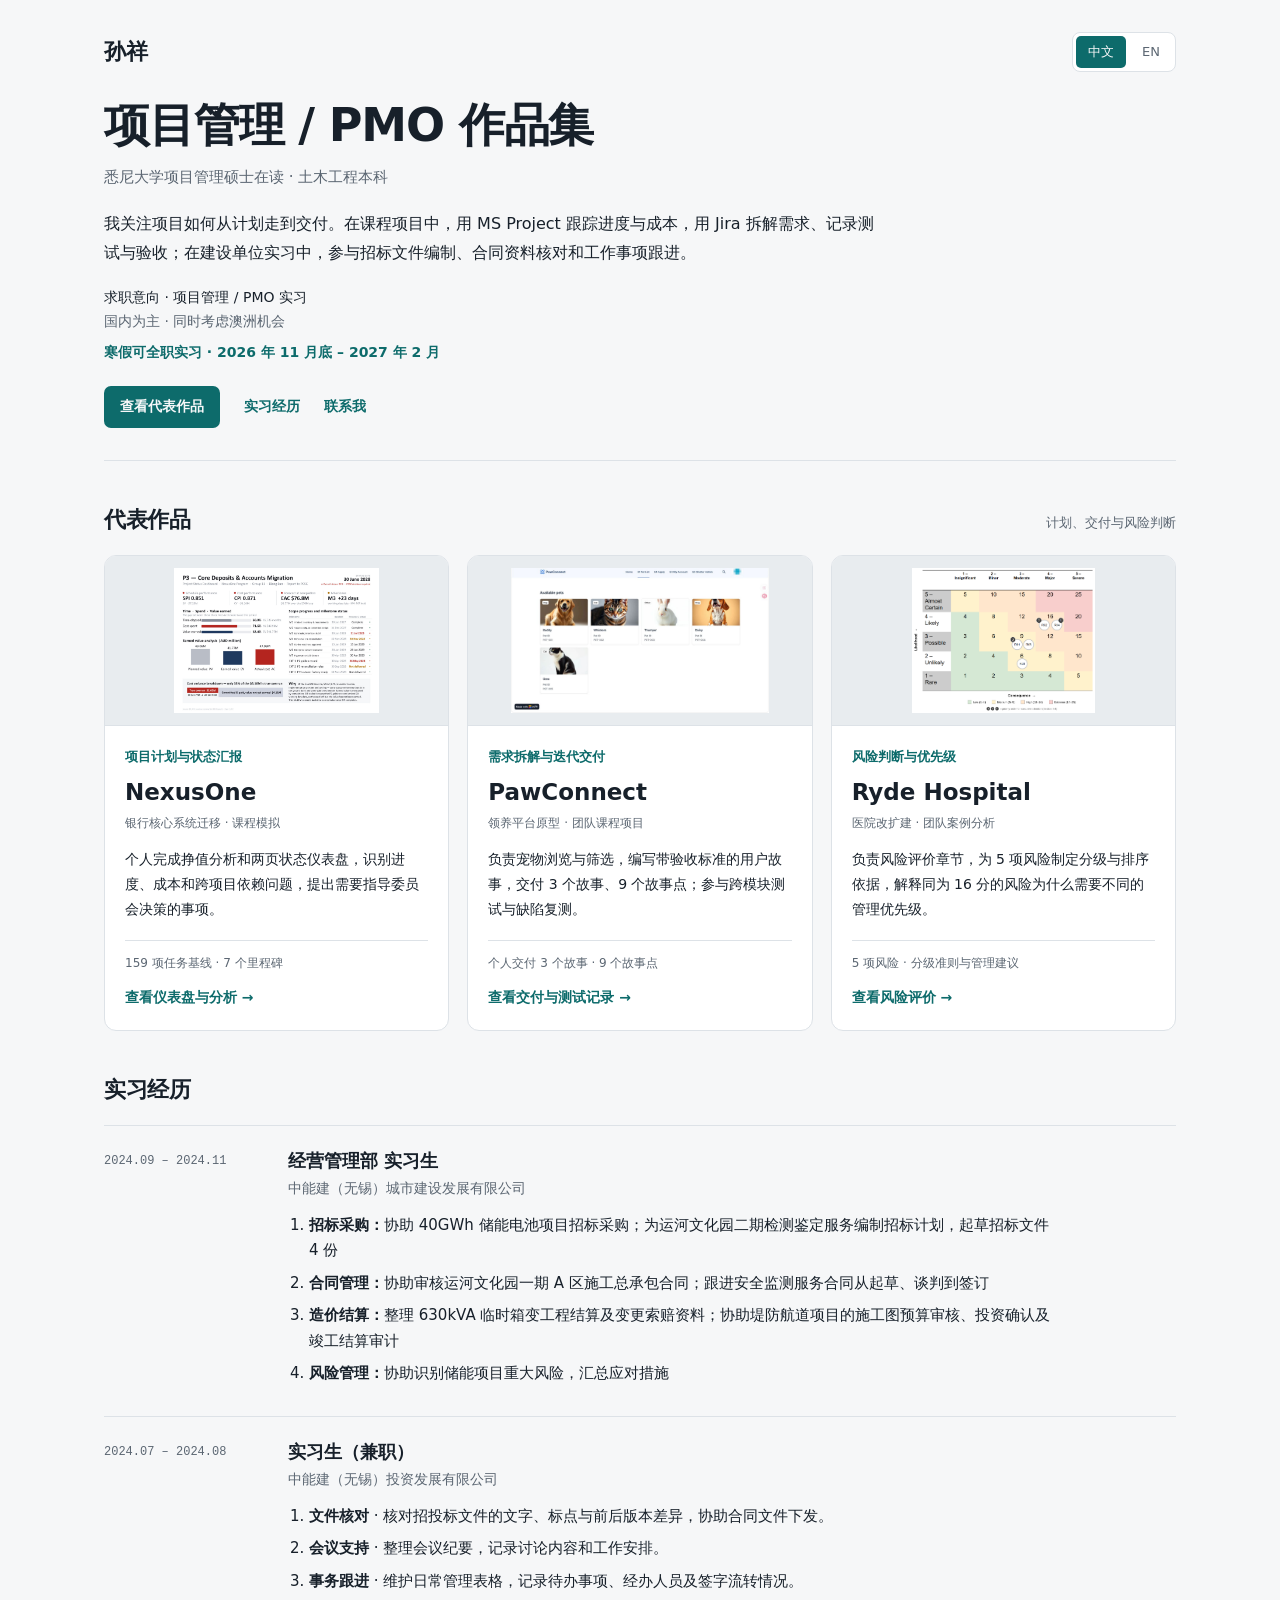
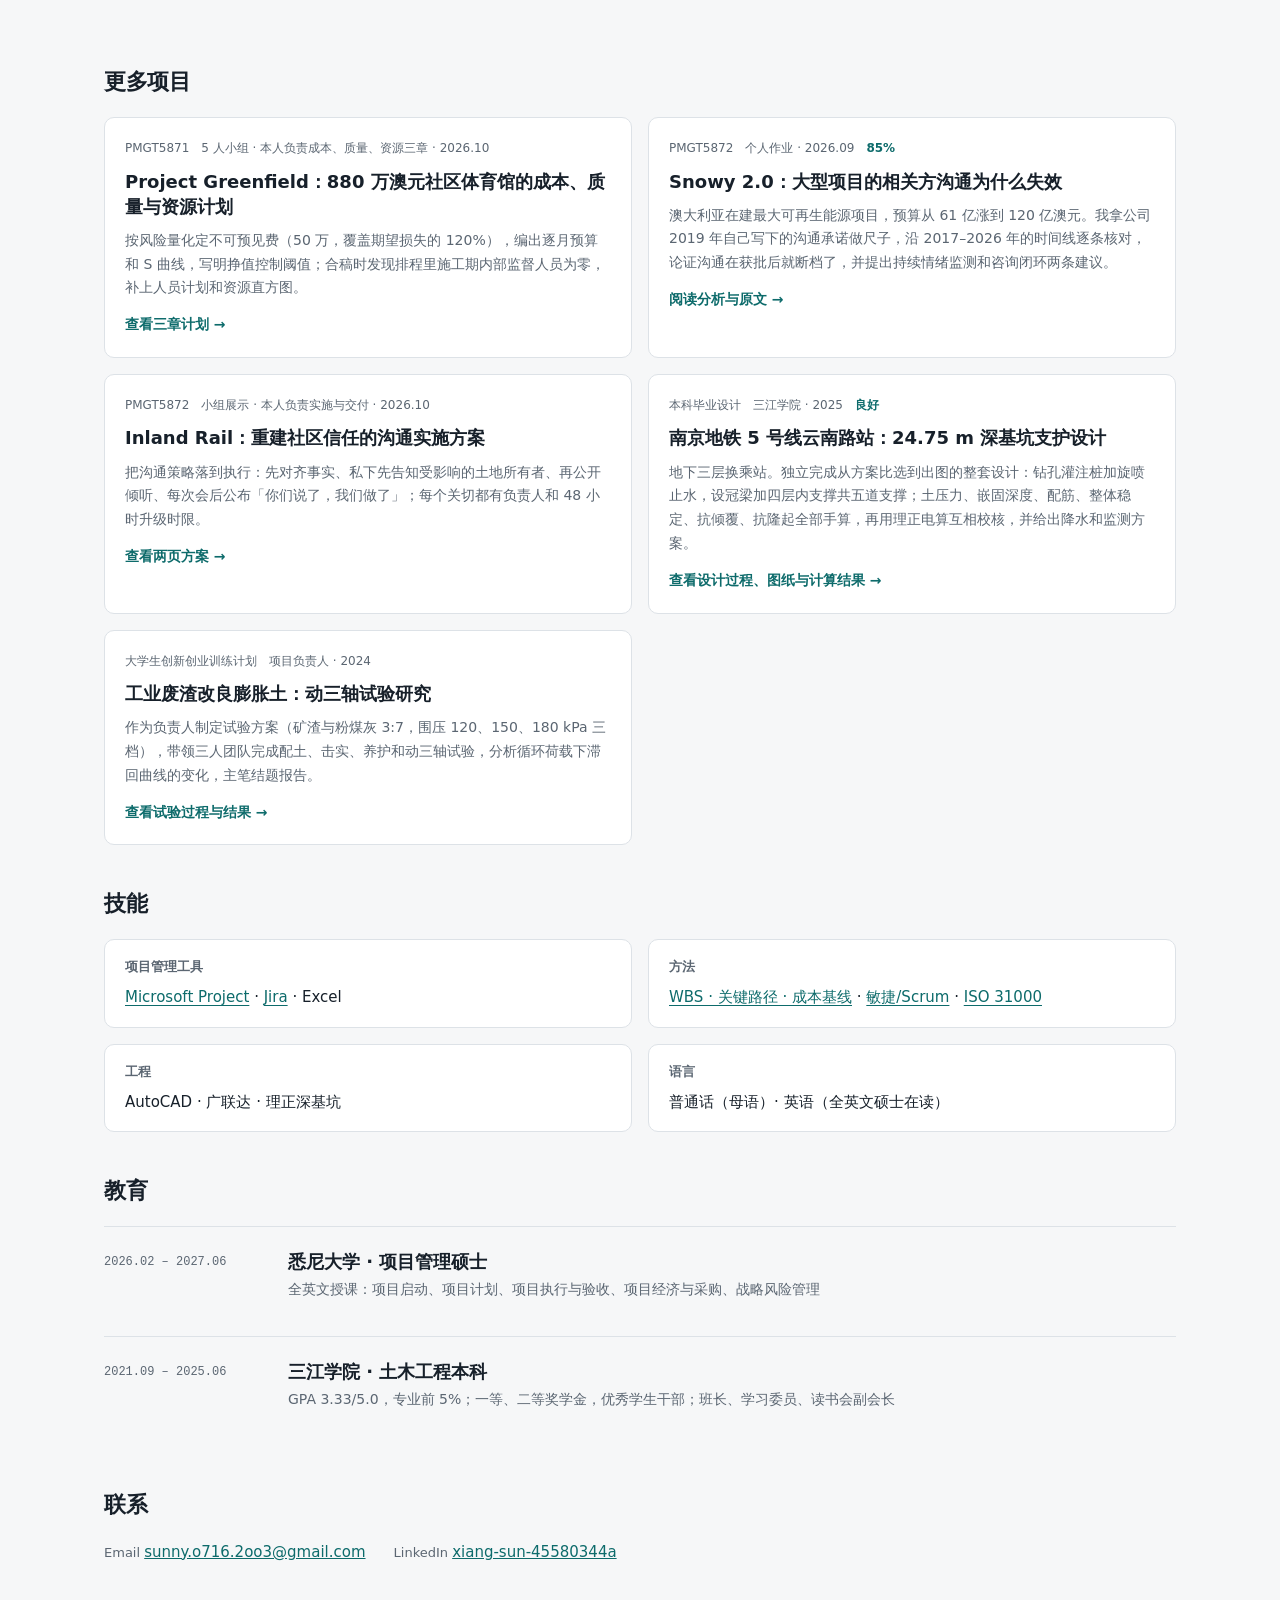
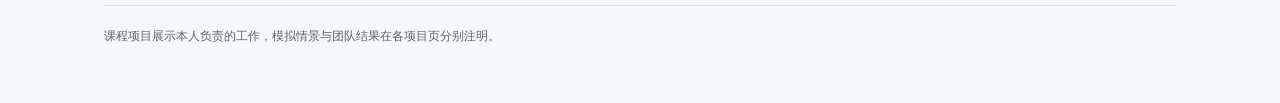
<file: index.html>
<!DOCTYPE html>
<html lang="zh-CN" data-lang="zh">
<head>
<meta charset="utf-8">
<meta name="viewport" content="width=device-width, initial-scale=1">
<meta name="description" content="孙祥的项目管理与 PMO 作品集，展示进度成本分析、敏捷交付、风险评价及建设单位实习经历。国内为主，同时考虑澳洲机会。">
<title>孙祥｜项目管理 / PMO 作品集</title>

<style>
:root{--bg:#f6f7f8;--surface:#fff;--fg:#17202a;--muted:#5b6672;--line:#dde2e7;--accent:#0d6b6b;--accent-soft:#e3f1f0;--body:-apple-system,"Segoe UI","PingFang SC","Microsoft YaHei",system-ui,sans-serif;--mono:ui-monospace,"SF Mono",Menlo,Consolas,monospace}
@media(prefers-color-scheme:dark){:root:not([data-theme="light"]){--bg:#0f1418;--surface:#161d22;--fg:#e6ebef;--muted:#a6b2bc;--line:#2b3740;--accent:#79c9c3;--accent-soft:#193230;color-scheme:dark}}
*{box-sizing:border-box}html{scroll-behavior:smooth;scroll-padding-top:24px}body{margin:0;background:var(--bg);color:var(--fg);font:15px/1.7 var(--body)}a{color:var(--accent)}img{max-width:100%;height:auto}button,a{-webkit-tap-highlight-color:transparent}a:focus-visible,button:focus-visible{outline:2px solid var(--accent);outline-offset:4px}
.wrap{max-width:1120px;margin:auto;padding:32px max(24px,env(safe-area-inset-right)) 56px max(24px,env(safe-area-inset-left))}header{padding-bottom:32px;border-bottom:1px solid var(--line)}.topline{display:flex;align-items:center;justify-content:space-between;gap:24px;margin-bottom:26px}.name{font-size:22px;font-weight:650;margin:0}.langs{display:flex;gap:4px;padding:3px;border:1px solid var(--line);border-radius:8px;background:var(--surface)}.langs button{font:inherit;font-size:13px;border:0;background:none;color:var(--muted);padding:5px 12px;border-radius:5px;cursor:pointer}.langs button[aria-pressed="true"]{background:var(--accent);color:var(--bg)}
h1{font-size:clamp(29px,4.2vw,46px);line-height:1.2;letter-spacing:-.025em;margin:0 0 12px;text-wrap:balance}.education-line{color:var(--muted);margin:0;font-size:15px}.intro{max-width:780px;font-size:16px;line-height:1.85;margin:18px 0}.availability p{margin:0}.availability{font-size:14px}.locations{color:var(--muted)}.avail{color:var(--accent);font-weight:600;padding-top:7px}.hero-actions{display:flex;align-items:center;flex-wrap:wrap;gap:12px 24px;margin-top:22px}.hero-actions a{text-decoration:none;font-weight:600;font-size:14px}.hero-actions a:hover{text-decoration:underline}.primary{background:var(--accent);color:var(--bg);border-radius:7px;padding:9px 16px}
section{margin-top:44px}h2{font-size:22px;line-height:1.35;margin:0 0 20px;letter-spacing:-.02em}h3{font-size:18px;line-height:1.4;margin:0}.section-heading{display:flex;align-items:baseline;justify-content:space-between;gap:12px;margin-bottom:20px}.section-heading h2{margin:0}.section-heading p{font-size:13px;color:var(--muted);margin:0}.featured-grid{display:grid;grid-template-columns:repeat(3,minmax(0,1fr));gap:18px}.featured-card{color:inherit;text-decoration:none;background:var(--surface);border:1px solid var(--line);border-radius:12px;overflow:hidden;display:flex;flex-direction:column;transition:border-color .15s}.featured-card:hover{border-color:var(--accent)}.feature-image{height:170px;padding:12px;background:#e8ecef;border-bottom:1px solid var(--line)}.feature-image img{width:100%;height:100%;object-fit:contain;display:block}.feature-body{padding:20px;display:flex;flex-direction:column;flex:1}.feature-body p{margin:0}.capability{font-size:13px;color:var(--accent);font-weight:650;margin-bottom:8px!important}.featured-card h3{font-size:23px;margin-bottom:5px}.context{font-size:12px;color:var(--muted);margin-bottom:13px!important}.feature-description{font-size:14px;line-height:1.8;flex:1}.feature-fact{font-size:12px;border-top:1px solid var(--line);margin-top:18px!important;padding-top:12px;color:var(--muted)}.go{display:block;color:var(--accent);font-size:14px;font-weight:600;margin-top:13px}.featured-card:hover .go,.proj:hover .go{text-decoration:underline}
.row{display:grid;grid-template-columns:160px minmax(0,1fr);gap:24px;border-top:1px solid var(--line);padding:22px 0}.when{font:12px/1.8 var(--mono);color:var(--muted);padding-top:3px}.org{color:var(--muted);font-size:14px;margin:4px 0 12px}ol{margin:0;padding-left:21px}li{margin:7px 0;max-width:78ch}li b{font-weight:600}.projs{display:grid;grid-template-columns:repeat(2,minmax(0,1fr));gap:16px}.proj{display:block;background:var(--surface);border:1px solid var(--line);border-radius:10px;padding:20px;color:inherit;text-decoration:none}.proj:hover{border-color:var(--accent)}.pmeta{display:flex;flex-wrap:wrap;gap:4px 12px;font-size:12px;color:var(--muted)}.score{color:var(--accent);font-weight:600}.proj h3{margin:10px 0}.proj p{font-size:14px;margin:0;color:var(--muted)}.skills{display:grid;grid-template-columns:repeat(2,minmax(0,1fr));gap:16px}.skills>div{border:1px solid var(--line);border-radius:10px;padding:16px 20px;background:var(--surface)}.skills h4{font-size:13px;color:var(--muted);margin:0 0 7px}.skills a{text-decoration:underline;text-underline-offset:3px}.contact{display:flex;flex-wrap:wrap;gap:12px 28px;overflow-wrap:anywhere}.contact span,.additional{color:var(--muted);font-size:13px}.additional{margin-top:18px}footer{border-top:1px solid var(--line);padding-top:20px;margin-top:40px;font-size:12px;color:var(--muted)}
[lang-block]{display:none}html[data-lang="zh"] [lang-block="zh"],html[data-lang="en"] [lang-block="en"]{display:block}html[data-lang="zh"] span[lang-block="zh"],html[data-lang="en"] span[lang-block="en"]{display:inline}
@media(max-width:800px){.featured-grid{grid-template-columns:1fr}.featured-card{display:grid;grid-template-columns:180px minmax(0,1fr)}.feature-image{height:100%;min-height:210px;border-bottom:0;border-right:1px solid var(--line);padding:10px}.feature-body{padding:18px}.featured-card h3{font-size:21px}.feature-fact{margin-top:12px!important}.projs{grid-template-columns:1fr}}
@media(max-width:560px){.wrap{padding:22px 18px 40px}.topline{margin-bottom:22px}.intro{font-size:15px}.section-heading{align-items:flex-start;flex-direction:column;gap:5px}.featured-card{display:flex}.feature-image{height:168px;min-height:0;border:0;border-bottom:1px solid var(--line)}.row{grid-template-columns:1fr;gap:5px}.skills{grid-template-columns:1fr}.hero-actions{gap:12px 20px}section{margin-top:36px}}
@media(prefers-reduced-motion:reduce){html{scroll-behavior:auto}.featured-card{transition:none}}
</style></head><body><main class="wrap"><header>
  <div class="topline"><p class="name"><span lang-block="zh">孙祥</span><span lang-block="en">Xiang Sun</span></p>
    <div class="langs" role="group" aria-label="Language">
      <button id="btn-zh" data-l="zh" aria-pressed="true">中文</button>
      <button id="btn-en" data-l="en" aria-pressed="false">EN</button>
    </div>
  </div>
  <h1><span lang-block="zh">项目管理 / PMO 作品集</span><span lang-block="en">Project Management / PMO Portfolio</span></h1>
  <p class="education-line"><span lang-block="zh">悉尼大学项目管理硕士在读 · 土木工程本科</span><span lang-block="en">Master of Project Management student, University of Sydney · BEng Civil Engineering</span></p>
  <p class="intro" lang-block="zh">我关注项目如何从计划走到交付。在课程项目中，用 MS Project 跟踪进度与成本，用 Jira 拆解需求、记录测试与验收；在建设单位实习中，参与招标文件编制、合同资料核对和工作事项跟进。</p>
  <p class="intro" lang-block="en">I focus on moving projects from planning to delivery. My coursework uses Microsoft Project for schedule and cost tracking, and Jira for requirements, testing and acceptance. My owner-side internships involved tender documents, contract records and task follow-up.</p>
  <div class="availability"><p><span lang-block="zh">求职意向 · 项目管理 / PMO 实习</span><span lang-block="en">Seeking project management / PMO internships</span></p><p class="locations"><span lang-block="zh">国内为主 · 同时考虑澳洲机会</span><span lang-block="en">Primarily China · also open to opportunities in Australia</span></p>
    <p class="avail"><span lang-block="zh">寒假可全职实习 · 2026 年 11 月底 – 2027 年 2 月</span><span lang-block="en">Available full-time · late Nov 2026 – Feb 2027</span></p>
  </div>
  <nav class="hero-actions" aria-label="Portfolio navigation"><a class="primary" href="#selected-work"><span lang-block="zh">查看代表作品</span><span lang-block="en">Explore selected work</span></a><a href="#experience"><span lang-block="zh">实习经历</span><span lang-block="en">Experience</span></a><a href="#contact"><span lang-block="zh">联系我</span><span lang-block="en">Contact</span></a></nav>
</header><section id="selected-work">
  <div class="section-heading"><h2><span lang-block="zh">代表作品</span><span lang-block="en">Selected work</span></h2><p><span lang-block="zh">计划、交付与风险判断</span><span lang-block="en">Planning, delivery and risk judgement</span></p></div>
  <div class="featured-grid"><a class="featured-card" href="work/nexusone.html">
      <div class="feature-image"><img src="work/img/nexus-dashboard-1.jpg" alt="NexusOne" width="420" height="210"></div>
      <div class="feature-body">
        <p class="capability"><span lang-block="zh">项目计划与状态汇报</span><span lang-block="en">Planning & status reporting</span></p>
        <h3>NexusOne</h3>
        <p class="context"><span lang-block="zh">银行核心系统迁移 · 课程模拟</span><span lang-block="en">Core-banking migration · course simulation</span></p>
        <p class="feature-description"><span lang-block="zh">个人完成挣值分析和两页状态仪表盘，识别进度、成本和跨项目依赖问题，提出需要指导委员会决策的事项。</span><span lang-block="en">Independently produced earned-value analysis and a two-page dashboard covering schedule, cost, dependencies and decisions for the steering committee.</span></p>
        <p class="feature-fact"><span lang-block="zh">159 项任务基线 · 7 个里程碑</span><span lang-block="en">159-task baseline · 7 milestones</span></p>
        <span class="go"><span lang-block="zh">查看仪表盘与分析 →</span><span lang-block="en">View dashboard & analysis →</span></span>
      </div>
    </a><a class="featured-card" href="work/pawconnect.html">
      <div class="feature-image"><img src="work/img/paw-list.jpg" alt="PawConnect" width="420" height="210"></div>
      <div class="feature-body">
        <p class="capability"><span lang-block="zh">需求拆解与迭代交付</span><span lang-block="en">Requirements & iterative delivery</span></p>
        <h3>PawConnect</h3>
        <p class="context"><span lang-block="zh">领养平台原型 · 团队课程项目</span><span lang-block="en">Adoption prototype · team coursework</span></p>
        <p class="feature-description"><span lang-block="zh">负责宠物浏览与筛选，编写带验收标准的用户故事，交付 3 个故事、9 个故事点；参与跨模块测试与缺陷复测。</span><span lang-block="en">Owned pet browsing and filters, wrote acceptance criteria and delivered 3 stories worth 9 points. Tested cross-feature flows and retested defects.</span></p>
        <p class="feature-fact"><span lang-block="zh">个人交付 3 个故事 · 9 个故事点</span><span lang-block="en">My delivery · 3 stories · 9 points</span></p>
        <span class="go"><span lang-block="zh">查看交付与测试记录 →</span><span lang-block="en">View delivery & testing →</span></span>
      </div>
    </a><a class="featured-card" href="work/ryde-risk-evaluation.html">
      <div class="feature-image"><img src="work/img/ryde-risk-matrix.png" alt="Ryde Hospital" width="420" height="210"></div>
      <div class="feature-body">
        <p class="capability"><span lang-block="zh">风险判断与优先级</span><span lang-block="en">Risk evaluation & priorities</span></p>
        <h3>Ryde Hospital</h3>
        <p class="context"><span lang-block="zh">医院改扩建 · 团队案例分析</span><span lang-block="en">Hospital redevelopment · team case analysis</span></p>
        <p class="feature-description"><span lang-block="zh">负责风险评价章节，为 5 项风险制定分级与排序依据，解释同为 16 分的风险为什么需要不同的管理优先级。</span><span lang-block="en">Wrote the risk evaluation, applied criteria to 5 risks and explained why two risks scoring 16 require different management priorities.</span></p>
        <p class="feature-fact"><span lang-block="zh">5 项风险 · 分级准则与管理建议</span><span lang-block="en">5 risks · criteria & recommendations</span></p>
        <span class="go"><span lang-block="zh">查看风险评价 →</span><span lang-block="en">View risk evaluation →</span></span>
      </div>
    </a></div>
</section><section id="experience">
  <h2><span lang-block="zh">实习经历</span><span lang-block="en">Experience</span></h2>
  <div class="row">
    <div class="when">2024.09 – 2024.11</div>
    <div class="what">
      <h3><span lang-block="zh">经营管理部 实习生</span><span lang-block="en">Intern, Business Management Department</span></h3>
      <p class="org"><span lang-block="zh">中能建（无锡）城市建设发展有限公司</span><span lang-block="en">China Energy Engineering (CEEC) Wuxi Urban Construction Development Co., Ltd.</span></p>
      <ol lang-block="zh">
        <li><b>招标采购：</b>协助 40GWh 储能电池项目招标采购；为运河文化园二期检测鉴定服务编制招标计划，起草招标文件 4 份</li>
        <li><b>合同管理：</b>协助审核运河文化园一期 A 区施工总承包合同；跟进安全监测服务合同从起草、谈判到签订</li>
        <li><b>造价结算：</b>整理 630kVA 临时箱变工程结算及变更索赔资料；协助堤防航道项目的施工图预算审核、投资确认及竣工结算审计</li>
        <li><b>风险管理：</b>协助识别储能项目重大风险，汇总应对措施</li>
      </ol>
      <ol lang-block="en">
        <li><b>Procurement:</b> supported tendering for a 40 GWh/year battery plant; drafted the procurement plan and four tender documents for inspection services</li>
        <li><b>Contracts:</b> assisted the review of a main construction contract; followed a services contract from drafting through negotiation to signing</li>
        <li><b>Cost &amp; audit:</b> compiled final-account and variation-claim records for a 630 kVA substation package; assisted budget review and final-account audit for a levee project</li>
        <li><b>Risk:</b> helped identify major risks and response measures for the battery plant</li>
      </ol>
    </div>
  </div>
  <div class="row">
    <div class="when">2024.07 – 2024.08</div>
    <div class="what">
      <h3><span lang-block="zh">实习生（兼职）</span><span lang-block="en">Part-time Intern</span></h3>
      <p class="org"><span lang-block="zh">中能建（无锡）投资发展有限公司</span><span lang-block="en">CEEC Wuxi Investment Development Co., Ltd.</span></p>
      <ol lang-block="zh">
        <li><b>文件核对</b> · 核对招投标文件的文字、标点与前后版本差异，协助合同文件下发。</li>
        <li><b>会议支持</b> · 整理会议纪要，记录讨论内容和工作安排。</li>
        <li><b>事务跟进</b> · 维护日常管理表格，记录待办事项、经办人员及签字流转情况。</li>
      </ol>
      <ol lang-block="en">
        <li><b>Document checks</b> · Checked tender wording, punctuation and differences between versions, and supported contract-document distribution.</li>
        <li><b>Meeting support</b> · Prepared meeting minutes documenting discussions and work arrangements.</li>
        <li><b>Administrative tracking</b> · Maintained daily records of pending tasks, staff responsible and signature routing.</li>
      </ol>
    </div>
  </div>
</section><section id="more-work"><h2><span lang-block="zh">更多项目</span><span lang-block="en">More projects</span></h2><div class="projs"><a class="proj" href="work/greenfield.html">
    <div class="pmeta"><span>PMGT5871</span><span lang-block="zh">5 人小组 · 本人负责成本、质量、资源三章 · 2026.10</span><span lang-block="en">Group of 5 · I wrote cost, quality and resources · Oct 2026</span></div>
    <h3><span lang-block="zh">Project Greenfield：880 万澳元社区体育馆的成本、质量与资源计划</span><span lang-block="en">Project Greenfield: cost, quality and resource plans for a AUD 8.8m pavilion</span></h3>
    <p lang-block="zh">按风险量化定不可预见费（50 万，覆盖期望损失的 120%），编出逐月预算和 S 曲线，写明挣值控制阈值；合稿时发现排程里施工期内部监督人员为零，补上人员计划和资源直方图。</p>
    <p lang-block="en">Set contingency from quantified risk (AUD 500k, 120% of EMV), built a monthly budget and S-curve with earned-value thresholds, and at merge found zero in-house supervision during construction, then added a staffing plan and histogram.</p>
    <span class="go"><span lang-block="zh">查看三章计划 →</span><span lang-block="en">See the plans →</span></span>
  </a><a class="proj" href="work/snowy-2-0.html">
    <div class="pmeta"><span>PMGT5872</span><span lang-block="zh">个人作业 · 2026.09</span><span lang-block="en">Individual · Sep 2026</span><span class="score">85%</span></div>
    <h3><span lang-block="zh">Snowy 2.0：大型项目的相关方沟通为什么失效</span><span lang-block="en">Snowy 2.0: why stakeholder communication broke down</span></h3>
    <p lang-block="zh">澳大利亚在建最大可再生能源项目，预算从 61 亿涨到 120 亿澳元。我拿公司 2019 年自己写下的沟通承诺做尺子，沿 2017–2026 年的时间线逐条核对，论证沟通在获批后就断档了，并提出持续情绪监测和咨询闭环两条建议。</p>
    <p lang-block="en">Australia's largest renewable project, with its budget rising from AUD 6.1bn to 12bn. I used the company's own 2019 engagement promises as the yardstick, traced them through 2017–2026, showed engagement stalled after approval, and proposed continuous sentiment monitoring and a closed consultation loop.</p>
    <span class="go"><span lang-block="zh">阅读分析与原文 →</span><span lang-block="en">Read the analysis →</span></span>
  </a><a class="proj" href="work/inland-rail.html">
    <div class="pmeta"><span>PMGT5872</span><span lang-block="zh">小组展示 · 本人负责实施与交付 · 2026.10</span><span lang-block="en">Group presentation · I owned implementation · Oct 2026</span></div>
    <h3><span lang-block="zh">Inland Rail：重建社区信任的沟通实施方案</span><span lang-block="en">Inland Rail: an implementation plan for rebuilding community trust</span></h3>
    <p lang-block="zh">把沟通策略落到执行：先对齐事实、私下先告知受影响的土地所有者、再公开倾听、每次会后公布「你们说了，我们做了」；每个关切都有负责人和 48 小时升级时限。</p>
    <p lang-block="en">Turned the strategy into execution: align facts, tell affected landholders privately first, then listen publicly and publish "you said, we did" after each session; every concern has an owner and a 48-hour escalation clock.</p>
    <span class="go"><span lang-block="zh">查看两页方案 →</span><span lang-block="en">See the slides →</span></span>
  </a><a class="proj" href="work/metro-excavation.html">
    <div class="pmeta"><span lang-block="zh">本科毕业设计</span><span lang-block="en">Undergraduate thesis</span><span lang-block="zh">三江学院 · 2025</span><span lang-block="en">Sanjiang University · 2025</span><span class="score" lang-block="zh">良好</span></div>
    <h3><span lang-block="zh">南京地铁 5 号线云南路站：24.75 m 深基坑支护设计</span><span lang-block="en">Nanjing Metro Line 5: support design for a 24.75 m deep excavation</span></h3>
    <p lang-block="zh">地下三层换乘站。独立完成从方案比选到出图的整套设计：钻孔灌注桩加旋喷止水，设冠梁加四层内支撑共五道支撑；土压力、嵌固深度、配筋、整体稳定、抗倾覆、抗隆起全部手算，再用理正电算互相校核，并给出降水和监测方案。</p>
    <p lang-block="en">A three-level interchange station. I completed the full design from option selection to drawings: bored piles with jet-grout cut-off and five strut levels. Earth pressure, embedment, reinforcement and stability checks were hand-calculated and cross-checked in Lizheng software, with dewatering and monitoring plans.</p>
    <span class="go"><span lang-block="zh">查看设计过程、图纸与计算结果 →</span><span lang-block="en">See the design →</span></span>
  </a><a class="proj" href="work/expansive-soil.html">
    <div class="pmeta"><span lang-block="zh">大学生创新创业训练计划</span><span lang-block="en">Undergraduate research project</span><span lang-block="zh">项目负责人 · 2024</span><span lang-block="en">Project lead · 2024</span></div>
    <h3><span lang-block="zh">工业废渣改良膨胀土：动三轴试验研究</span><span lang-block="en">Expansive soil stabilised with industrial waste: dynamic triaxial tests</span></h3>
    <p lang-block="zh">作为负责人制定试验方案（矿渣与粉煤灰 3:7，围压 120、150、180 kPa 三档），带领三人团队完成配土、击实、养护和动三轴试验，分析循环荷载下滞回曲线的变化，主笔结题报告。</p>
    <p lang-block="en">As lead I designed the test programme (slag to fly ash 3:7; confining pressures of 120, 150 and 180 kPa), led a team of three through sample preparation, curing and dynamic triaxial testing, analysed hysteresis under cyclic loading, and was main author of the final report.</p>
    <span class="go"><span lang-block="zh">查看试验过程与结果 →</span><span lang-block="en">See the tests →</span></span>
  </a></div></section><section>
  <h2><span lang-block="zh">技能</span><span lang-block="en">Skills</span></h2>
  <div class="skills">
    <div><h4><span lang-block="zh">项目管理工具</span><span lang-block="en">PM tools</span></h4><a href="work/nexusone.html#dashboard">Microsoft Project</a> · <a href="work/pawconnect.html">Jira</a> · Excel</div>
    <div><h4><span lang-block="zh">方法</span><span lang-block="en">Methods</span></h4><span lang-block="zh"><a href="work/nexusone.html">WBS · 关键路径 · 成本基线</a> · <a href="work/pawconnect.html">敏捷/Scrum</a> · <a href="work/ryde-risk-evaluation.html">ISO 31000</a></span><span lang-block="en"><a href="work/nexusone.html">WBS · critical path · cost baselines</a> · <a href="work/pawconnect.html">Agile/Scrum</a> · <a href="work/ryde-risk-evaluation.html">ISO 31000</a></span></div>
    <div><h4><span lang-block="zh">工程</span><span lang-block="en">Engineering</span></h4><span lang-block="zh">AutoCAD · 广联达 · 理正深基坑</span><span lang-block="en">AutoCAD · Glodon · Lizheng</span></div>
    <div><h4><span lang-block="zh">语言</span><span lang-block="en">Languages</span></h4><span lang-block="zh">普通话（母语）· 英语（全英文硕士在读）</span><span lang-block="en">Mandarin (native) · English (master’s coursework and presentations)</span></div>
  </div>
</section><section>
  <h2><span lang-block="zh">教育</span><span lang-block="en">Education</span></h2>
  <div class="row">
    <div class="when">2026.02 – 2027.06</div>
    <div class="what"><h3><span lang-block="zh">悉尼大学 · 项目管理硕士</span><span lang-block="en">The University of Sydney · Master of Project Management</span></h3>
    <p class="org"><span lang-block="zh">全英文授课：项目启动、项目计划、项目执行与验收、项目经济与采购、战略风险管理</span><span lang-block="en">Project Initiation; Project Planning; Execution and Acceptance; Economics and Procurement; Strategic Risk Management</span></p></div>
  </div>
  <div class="row">
    <div class="when">2021.09 – 2025.06</div>
    <div class="what"><h3><span lang-block="zh">三江学院 · 土木工程本科</span><span lang-block="en">Sanjiang University · BEng Civil Engineering</span></h3>
    <p class="org"><span lang-block="zh">GPA 3.33/5.0，专业前 5%；一等、二等奖学金，优秀学生干部；班长、学习委员、读书会副会长</span><span lang-block="en">GPA 3.33/5.0, top 5%; First- and Second-Class Scholarships; Outstanding Student Leader; Class President</span></p></div>
  </div>
</section><section id="contact">
  <h2><span lang-block="zh">联系</span><span lang-block="en">Contact</span></h2>
  <div class="contact">
    <div><span>Email&nbsp;</span><a href="mailto:sunny.o716.2oo3@gmail.com">sunny.o716.2oo3@gmail.com</a></div>
    <div><span>LinkedIn&nbsp;</span><a href="https://www.linkedin.com/in/xiang-sun-45580344a/" target="_blank" rel="noopener">xiang-sun-45580344a</a></div>
  </div>
</section><footer><span lang-block="zh">课程项目展示本人负责的工作，模拟情景与团队结果在各项目页分别注明。</span><span lang-block="en">Coursework presents my own contributions, with simulated scenarios and team results identified on each project page.</span></footer></main><script>
(function(){
  var root=document.documentElement;
  function set(l){root.setAttribute('data-lang',l);root.lang=l==='zh'?'zh-CN':'en';
    document.title=l==='zh'?'孙祥｜项目管理 / PMO 作品集':'Xiang Sun | Project Management / PMO Portfolio';
    document.querySelectorAll('.langs button').forEach(function(b){b.setAttribute('aria-pressed',String(b.dataset.l===l));});
    try{localStorage.setItem('lang',l)}catch(e){}}
  var start=location.hash==='#en'?'en':(location.hash==='#zh'?'zh':null);
  if(!start){try{start=localStorage.getItem('lang')}catch(e){}}
  set(start==='en'?'en':'zh');
  document.querySelectorAll('.langs button').forEach(function(b){b.addEventListener('click',function(){set(b.dataset.l);history.replaceState(null,'','#'+b.dataset.l)})});
  window.addEventListener('hashchange',function(){if(location.hash==='#en'||location.hash==='#zh')set(location.hash.slice(1))});
})();
</script></body></html>
</file>
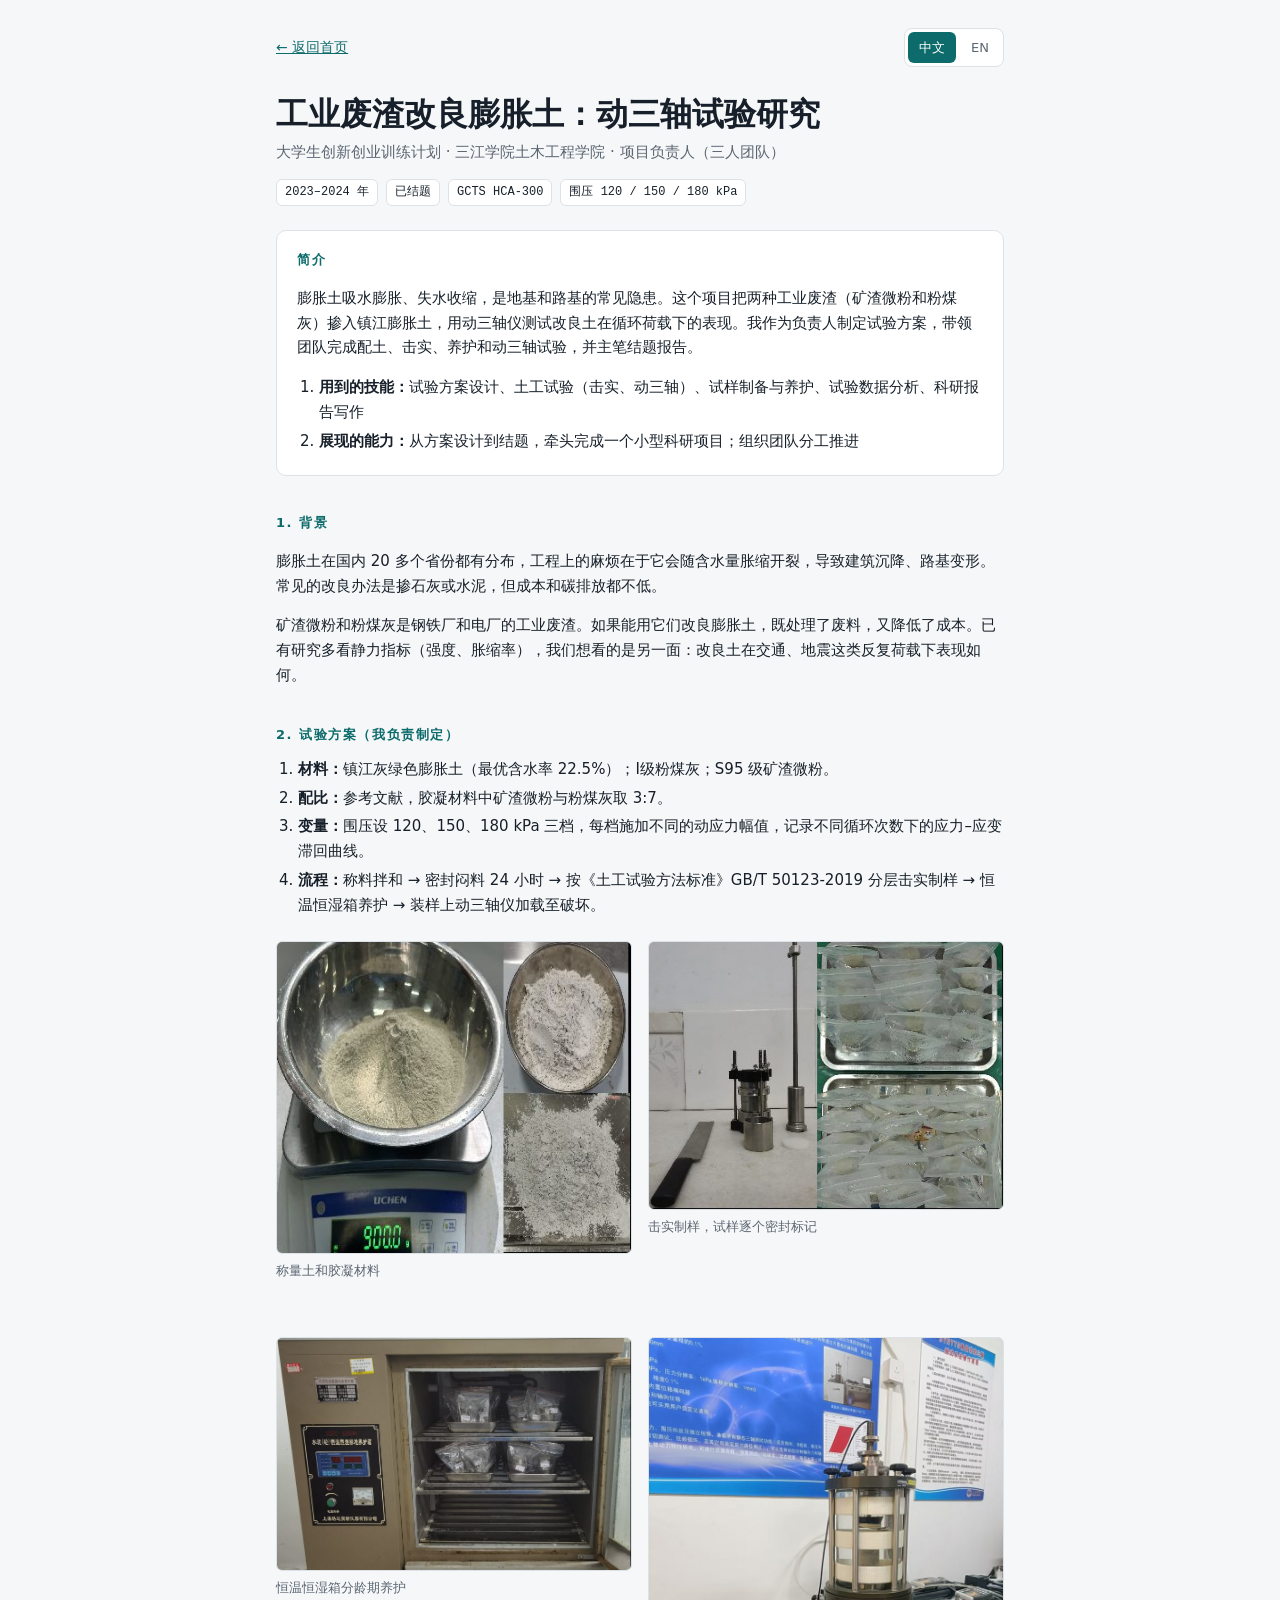
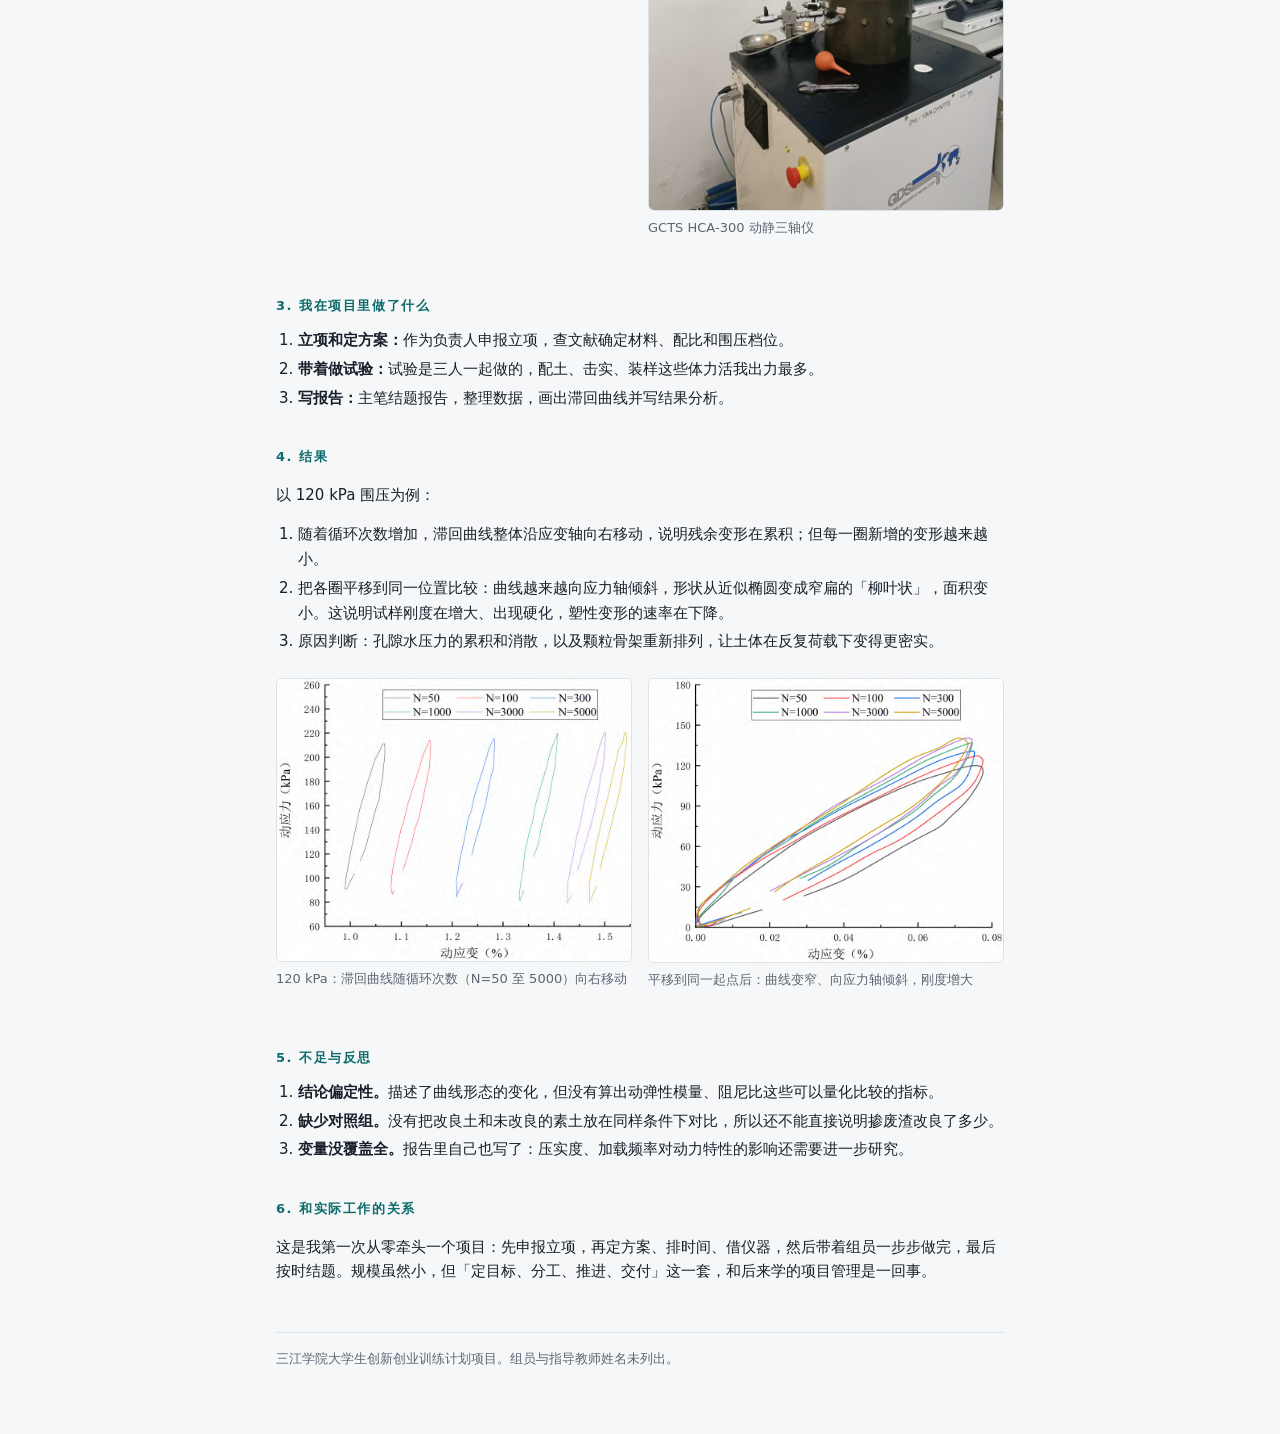
<file: work/expansive-soil.html>
<!DOCTYPE html>
<html lang="zh-CN" data-lang="zh">
<head>
<meta charset="utf-8">
<meta name="viewport" content="width=device-width, initial-scale=1">
<title>膨胀土动三轴试验｜孙祥 Xiang Sun</title>
<meta name="description" content="工业废渣改良膨胀土动力特性试验研究，大学生创新创业训练计划，项目负责人。">
<link rel="stylesheet" href="page.css">
</head>
<body>
<div class="wrap">
<div class="top">
  <a href="../index.html"><span lang-block="zh">← 返回首页</span><span lang-block="en">← Back to portfolio</span></a>
  <div class="langs" role="group" aria-label="Language"><button data-l="zh" aria-pressed="true">中文</button><button data-l="en" aria-pressed="false">EN</button></div>
</div>

<h1><span lang-block="zh">工业废渣改良膨胀土：动三轴试验研究</span><span lang-block="en">Expansive Soil Stabilised with Industrial Waste: Dynamic Triaxial Tests</span></h1>
<p class="sub"><span lang-block="zh">大学生创新创业训练计划 · 三江学院土木工程学院 · 项目负责人（三人团队）</span><span lang-block="en">Undergraduate Innovation Training Program · Sanjiang University · project lead (team of three)</span></p>
<div class="facts">
  <span><span lang-block="zh">2023–2024 年</span><span lang-block="en">2023–2024</span></span>
  <span><span lang-block="zh">已结题</span><span lang-block="en">Completed</span></span>
  <span>GCTS HCA-300</span>
  <span><span lang-block="zh">围压 120 / 150 / 180 kPa</span><span lang-block="en">Confining 120 / 150 / 180 kPa</span></span>
</div>

<div class="card">
  <h2><span lang-block="zh">简介</span><span lang-block="en">Summary</span></h2>
  <p lang-block="zh">膨胀土吸水膨胀、失水收缩，是地基和路基的常见隐患。这个项目把两种工业废渣（矿渣微粉和粉煤灰）掺入镇江膨胀土，用动三轴仪测试改良土在循环荷载下的表现。我作为负责人制定试验方案，带领团队完成配土、击实、养护和动三轴试验，并主笔结题报告。</p>
  <p lang-block="en">Expansive soil swells when wet and shrinks when dry, a common problem for foundations and roads. We mixed two industrial wastes (ground slag and fly ash) into expansive soil from Zhenjiang and tested its behaviour under cyclic loading on a dynamic triaxial rig. As lead I designed the test programme, led the team through preparation, compaction, curing and testing, and was main author of the final report.</p>
  <ol lang-block="zh">
    <li><b>用到的技能：</b>试验方案设计、土工试验（击实、动三轴）、试样制备与养护、试验数据分析、科研报告写作</li>
    <li><b>展现的能力：</b>从方案设计到结题，牵头完成一个小型科研项目；组织团队分工推进</li>
  </ol>
  <ol lang-block="en">
    <li><b>Skills:</b> test design, geotechnical testing (compaction, dynamic triaxial), specimen preparation and curing, data analysis, research writing</li>
    <li><b>Shows:</b> leading a small research project from design to final report and organising a team to deliver it</li>
  </ol>
</div>

<h2><span lang-block="zh">1. 背景</span><span lang-block="en">1. Context</span></h2>
<div lang-block="zh">
  <p>膨胀土在国内 20 多个省份都有分布，工程上的麻烦在于它会随含水量胀缩开裂，导致建筑沉降、路基变形。常见的改良办法是掺石灰或水泥，但成本和碳排放都不低。</p>
  <p>矿渣微粉和粉煤灰是钢铁厂和电厂的工业废渣。如果能用它们改良膨胀土，既处理了废料，又降低了成本。已有研究多看静力指标（强度、胀缩率），我们想看的是另一面：改良土在交通、地震这类反复荷载下表现如何。</p>
</div>
<div lang-block="en">
  <p>Expansive soil occurs in more than 20 Chinese provinces. Its swelling and cracking cause building settlement and road deformation. Lime or cement are the usual fixes, but both are costly and carbon-intensive.</p>
  <p>Ground slag and fly ash are waste from steel and power plants. Using them to stabilise soil would deal with waste and cut cost. Most studies look at static properties such as strength and swell; we wanted to see how stabilised soil behaves under repeated loads like traffic or earthquakes.</p>
</div>

<h2><span lang-block="zh">2. 试验方案（我负责制定）</span><span lang-block="en">2. Test design (my responsibility)</span></h2>
<ol lang-block="zh">
  <li><b>材料：</b>镇江灰绿色膨胀土（最优含水率 22.5%）；Ⅰ级粉煤灰；S95 级矿渣微粉。</li>
  <li><b>配比：</b>参考文献，胶凝材料中矿渣微粉与粉煤灰取 3:7。</li>
  <li><b>变量：</b>围压设 120、150、180 kPa 三档，每档施加不同的动应力幅值，记录不同循环次数下的应力–应变滞回曲线。</li>
  <li><b>流程：</b>称料拌和 → 密封闷料 24 小时 → 按《土工试验方法标准》GB/T 50123-2019 分层击实制样 → 恒温恒湿箱养护 → 装样上动三轴仪加载至破坏。</li>
</ol>
<ol lang-block="en">
  <li><b>Materials:</b> grey-green expansive soil from Zhenjiang (optimum moisture 22.5%), Class I fly ash, S95 ground slag.</li>
  <li><b>Mix:</b> slag to fly ash at 3:7 in the binder, based on the literature.</li>
  <li><b>Variables:</b> confining pressures of 120, 150 and 180 kPa, each with several dynamic stress amplitudes, recording hysteresis loops at different cycle counts.</li>
  <li><b>Procedure:</b> weigh and mix → seal and rest 24 h → compact in layers to GB/T 50123-2019 → cure in a constant temperature and humidity chamber → load on the triaxial rig to failure.</li>
</ol>

<div class="gallery">
  <figure><img src="img/soil-weigh.jpg" alt="称量膨胀土与胶凝材料" width="397" height="348" loading="lazy"><figcaption><span lang-block="zh">称量土和胶凝材料</span><span lang-block="en">Weighing soil and binder</span></figcaption></figure>
  <figure><img src="img/soil-compact.jpg" alt="击实制样器与制好的试样" width="442" height="333" loading="lazy"><figcaption><span lang-block="zh">击实制样，试样逐个密封标记</span><span lang-block="en">Compacting specimens, each sealed and labelled</span></figcaption></figure>
  <figure><img src="img/soil-curing.jpg" alt="恒温恒湿养护箱中的试样" width="781" height="511" loading="lazy"><figcaption><span lang-block="zh">恒温恒湿箱分龄期养护</span><span lang-block="en">Curing in a constant temperature and humidity chamber</span></figcaption></figure>
  <figure><img src="img/soil-triaxial.jpg" alt="GCTS HCA-300 动静三轴仪" width="750" height="1000" loading="lazy" class="w420"><figcaption><span lang-block="zh">GCTS HCA-300 动静三轴仪</span><span lang-block="en">GCTS HCA-300 dynamic triaxial rig</span></figcaption></figure>
</div>

<h2><span lang-block="zh">3. 我在项目里做了什么</span><span lang-block="en">3. My role</span></h2>
<ol lang-block="zh">
  <li><b>立项和定方案：</b>作为负责人申报立项，查文献确定材料、配比和围压档位。</li>
  <li><b>带着做试验：</b>试验是三人一起做的，配土、击实、装样这些体力活我出力最多。</li>
  <li><b>写报告：</b>主笔结题报告，整理数据，画出滞回曲线并写结果分析。</li>
</ol>
<ol lang-block="en">
  <li><b>Proposal and design:</b> applied for the project as lead and set materials, mix and pressure levels from the literature.</li>
  <li><b>Running the tests:</b> the three of us ran the tests together; I did the most of the hands-on mixing, compaction and specimen mounting.</li>
  <li><b>Reporting:</b> main author of the final report, processing data, plotting hysteresis loops and writing the analysis.</li>
</ol>

<h2><span lang-block="zh">4. 结果</span><span lang-block="en">4. Findings</span></h2>
<div lang-block="zh">
  <p>以 120 kPa 围压为例：</p>
  <ol>
    <li>随着循环次数增加，滞回曲线整体沿应变轴向右移动，说明残余变形在累积；但每一圈新增的变形越来越小。</li>
    <li>把各圈平移到同一位置比较：曲线越来越向应力轴倾斜，形状从近似椭圆变成窄扁的「柳叶状」，面积变小。这说明试样刚度在增大、出现硬化，塑性变形的速率在下降。</li>
    <li>原因判断：孔隙水压力的累积和消散，以及颗粒骨架重新排列，让土体在反复荷载下变得更密实。</li>
  </ol>
</div>
<div lang-block="en">
  <p>At 120 kPa confining pressure:</p>
  <ol>
    <li>As cycles increase, loops shift along the strain axis, so residual strain accumulates, but each cycle adds less than the one before.</li>
    <li>With loops overlaid, they tilt towards the stress axis and change from roughly elliptical to a narrow "willow-leaf" shape with smaller area: the specimen stiffens and plastic strain rate falls.</li>
    <li>Likely mechanism: build-up and dissipation of pore pressure and rearrangement of the particle skeleton make the soil denser under repeated loading.</li>
  </ol>
</div>
<div class="gallery">
  <figure><img src="img/soil-hysteresis.png" alt="围压 120 kPa 下不同循环次数的应力–应变滞回曲线，曲线随循环次数向右移动" width="440" height="350" loading="lazy"><figcaption><span lang-block="zh">120 kPa：滞回曲线随循环次数（N=50 至 5000）向右移动</span><span lang-block="en">120 kPa: loops shift right as cycles rise (N = 50 to 5,000)</span></figcaption></figure>
  <figure><img src="img/soil-hysteresis-shifted.png" alt="平移到同一起点后的滞回曲线，随循环次数变窄并向应力轴倾斜" width="453" height="362" loading="lazy"><figcaption><span lang-block="zh">平移到同一起点后：曲线变窄、向应力轴倾斜，刚度增大</span><span lang-block="en">Overlaid: loops narrow and tilt towards the stress axis as stiffness rises</span></figcaption></figure>
</div>

<h2><span lang-block="zh">5. 不足与反思</span><span lang-block="en">5. Limits and reflection</span></h2>
<ol lang-block="zh">
  <li><b>结论偏定性。</b>描述了曲线形态的变化，但没有算出动弹性模量、阻尼比这些可以量化比较的指标。</li>
  <li><b>缺少对照组。</b>没有把改良土和未改良的素土放在同样条件下对比，所以还不能直接说明掺废渣改良了多少。</li>
  <li><b>变量没覆盖全。</b>报告里自己也写了：压实度、加载频率对动力特性的影响还需要进一步研究。</li>
</ol>
<ol lang-block="en">
  <li><b>Qualitative findings.</b> Loop shapes were described, but dynamic modulus and damping ratio were not calculated for quantitative comparison.</li>
  <li><b>No control group.</b> Untreated soil was not tested under the same conditions, so the size of the improvement cannot yet be stated.</li>
  <li><b>Variables not covered.</b> As the report notes, the effects of compaction degree and loading frequency still need study.</li>
</ol>

<h2><span lang-block="zh">6. 和实际工作的关系</span><span lang-block="en">6. Why it matters in practice</span></h2>
<p lang-block="zh">这是我第一次从零牵头一个项目：先申报立项，再定方案、排时间、借仪器，然后带着组员一步步做完，最后按时结题。规模虽然小，但「定目标、分工、推进、交付」这一套，和后来学的项目管理是一回事。</p>
<p lang-block="en">This was the first project I led from scratch: proposal, test design, scheduling, booking equipment, taking the team through each step and closing on time. It was small, but the cycle of setting goals, dividing work, driving progress and delivering is the same one I later studied in project management.</p>

<footer><span lang-block="zh">三江学院大学生创新创业训练计划项目。组员与指导教师姓名未列出。</span><span lang-block="en">Sanjiang University undergraduate innovation project. Teammates' and supervisor's names are not listed.</span></footer>
</div>
<script src="page.js"></script>
</body>
</html>
</file>
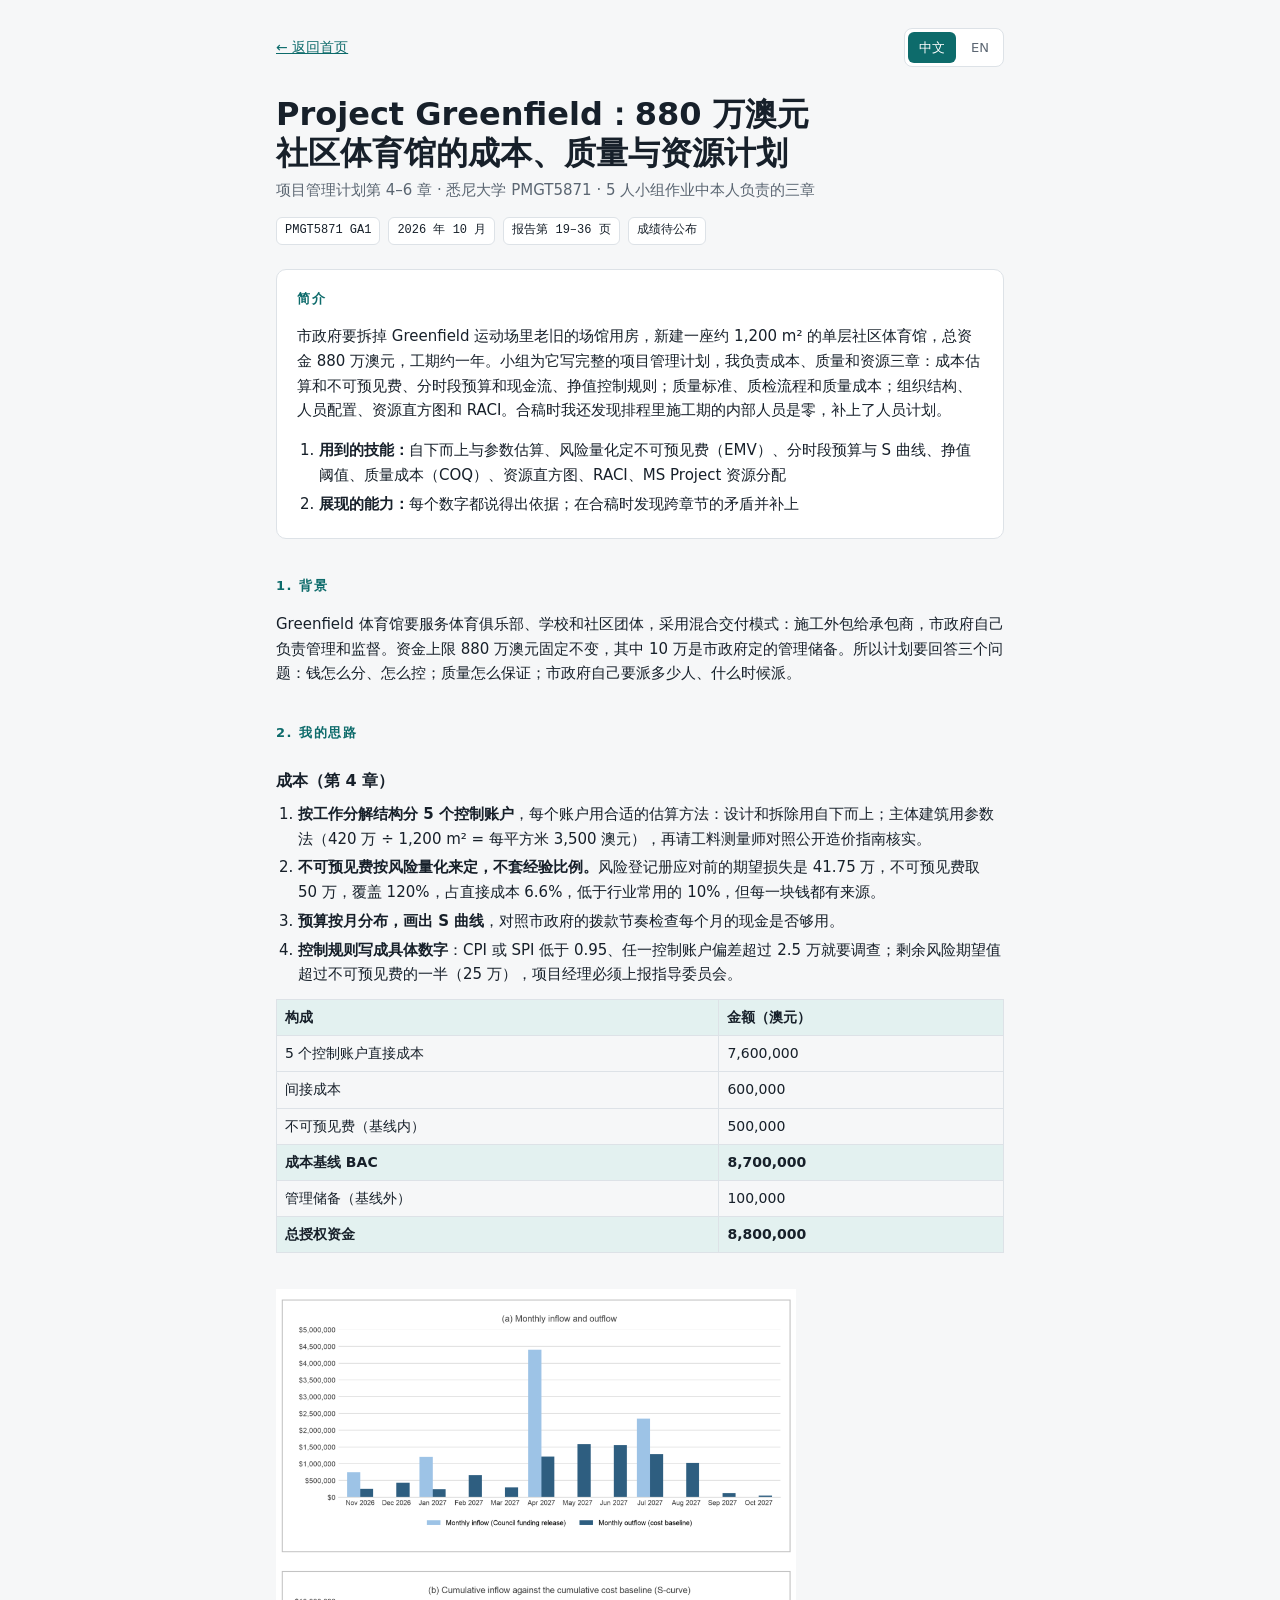
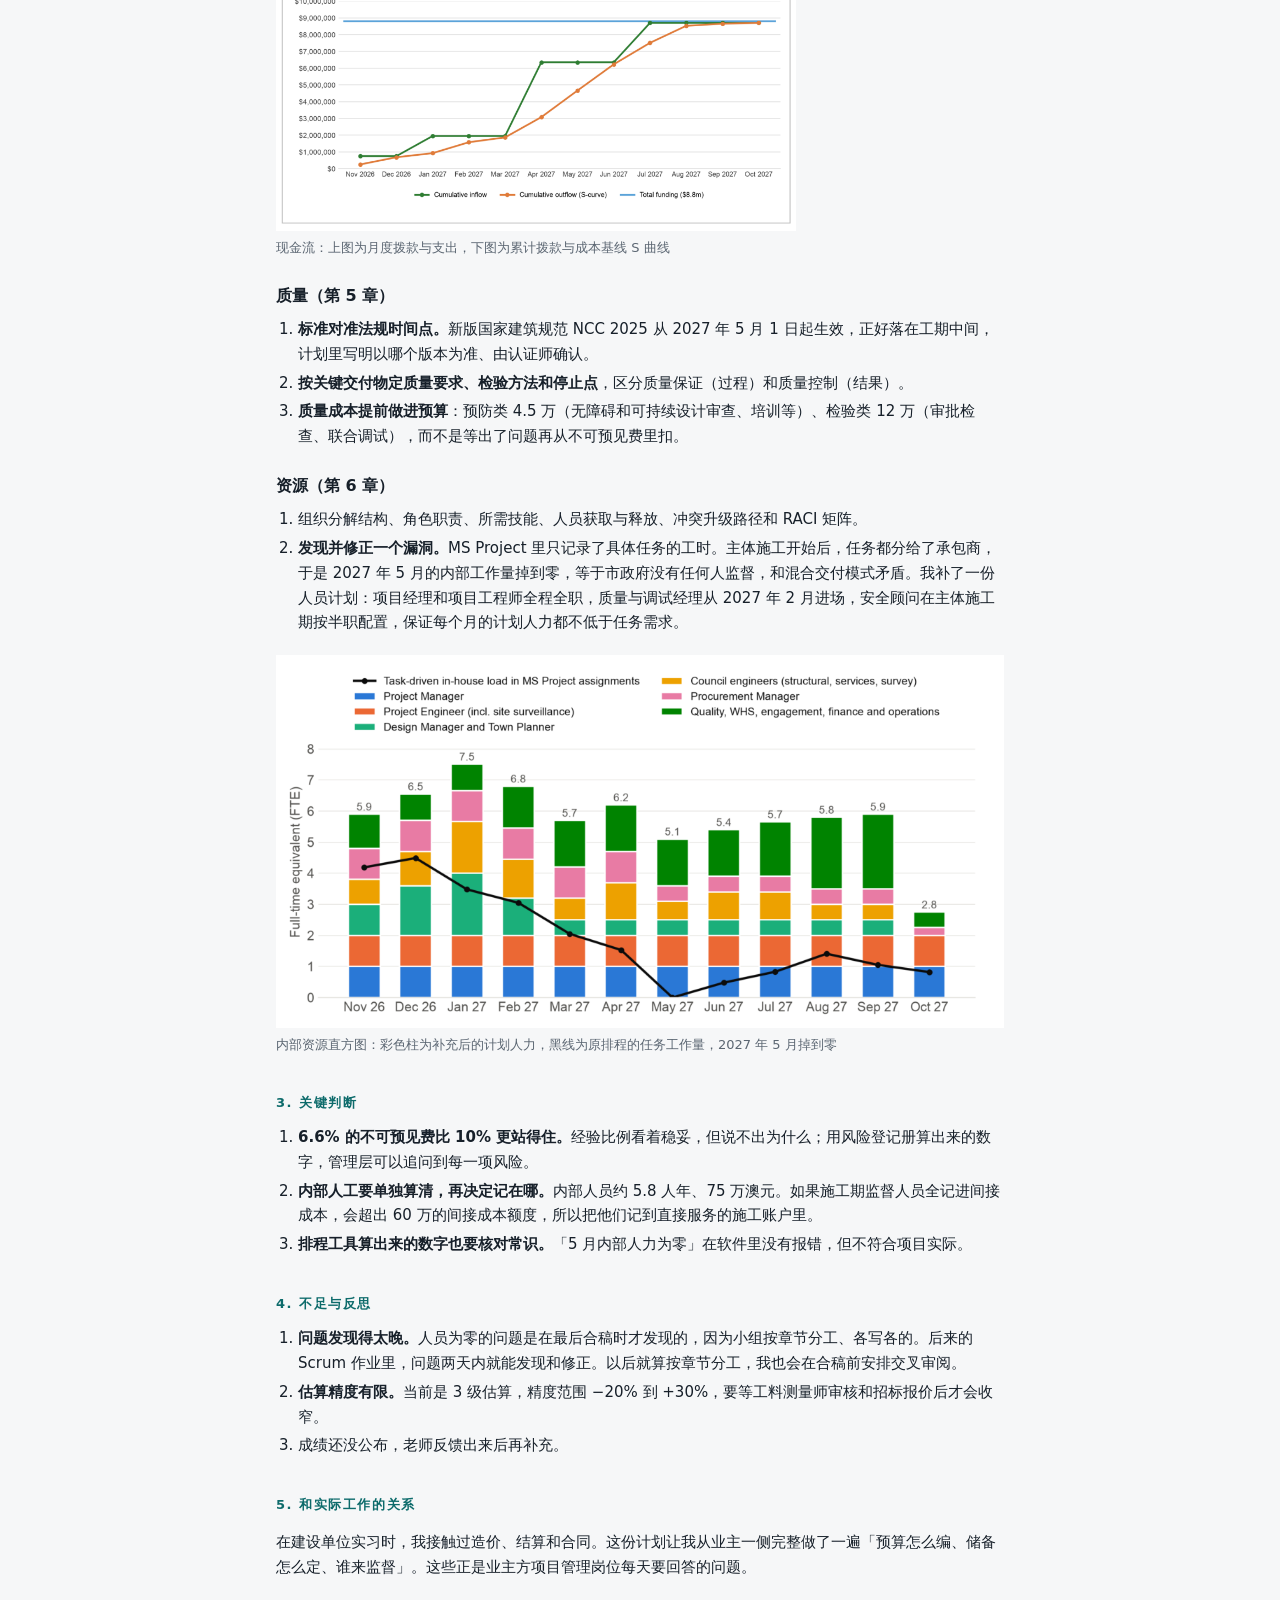
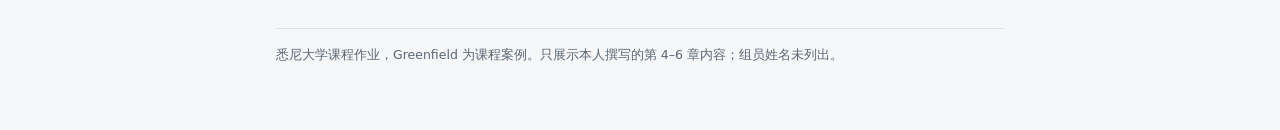
<file: work/greenfield.html>
<!DOCTYPE html>
<html lang="zh-CN" data-lang="zh">
<head>
<meta charset="utf-8">
<meta name="viewport" content="width=device-width, initial-scale=1">
<title>Greenfield 成本质量资源计划｜孙祥 Xiang Sun</title>
<meta name="description" content="Project Greenfield 社区体育馆项目管理计划：本人负责成本、质量、资源三章，悉尼大学 PMGT5871。">
<link rel="stylesheet" href="page.css">
</head>
<body>
<div class="wrap">
<div class="top">
  <a href="../index.html"><span lang-block="zh">← 返回首页</span><span lang-block="en">← Back to portfolio</span></a>
  <div class="langs" role="group" aria-label="Language"><button data-l="zh" aria-pressed="true">中文</button><button data-l="en" aria-pressed="false">EN</button></div>
</div>

<h1><span lang-block="zh">Project Greenfield：880 万澳元社区体育馆的成本、质量与资源计划</span><span lang-block="en">Project Greenfield: Cost, Quality and Resource Plans for a AUD 8.8m Sports Pavilion</span></h1>
<p class="sub"><span lang-block="zh">项目管理计划第 4–6 章 · 悉尼大学 PMGT5871 · 5 人小组作业中本人负责的三章</span><span lang-block="en">Chapters 4–6 of a project management plan · University of Sydney, PMGT5871 · my three chapters in a five-person group plan</span></p>
<div class="facts">
  <span>PMGT5871 GA1</span>
  <span><span lang-block="zh">2026 年 10 月</span><span lang-block="en">Oct 2026</span></span>
  <span><span lang-block="zh">报告第 19–36 页</span><span lang-block="en">Report pp. 19–36</span></span>
  <span><span lang-block="zh">成绩待公布</span><span lang-block="en">Mark pending</span></span>
</div>

<div class="card">
  <h2><span lang-block="zh">简介</span><span lang-block="en">Summary</span></h2>
  <p lang-block="zh">市政府要拆掉 Greenfield 运动场里老旧的场馆用房，新建一座约 1,200 m² 的单层社区体育馆，总资金 880 万澳元，工期约一年。小组为它写完整的项目管理计划，我负责成本、质量和资源三章：成本估算和不可预见费、分时段预算和现金流、挣值控制规则；质量标准、质检流程和质量成本；组织结构、人员配置、资源直方图和 RACI。合稿时我还发现排程里施工期的内部人员是零，补上了人员计划。</p>
  <p lang-block="en">The council is replacing an ageing pavilion with a single-storey community sports pavilion of about 1,200 m², with AUD 8.8m funding and about a year to build. Our group wrote the full project management plan; I wrote cost, quality and resources: estimates and contingency, time-phased budget and cash flow, earned-value rules; quality standards, assurance, control and cost of quality; organisation, staffing, resource histogram and RACI. At merge I also found the schedule showed zero in-house staff during construction and added a staffing plan.</p>
  <ol lang-block="zh">
    <li><b>用到的技能：</b>自下而上与参数估算、风险量化定不可预见费（EMV）、分时段预算与 S 曲线、挣值阈值、质量成本（COQ）、资源直方图、RACI、MS Project 资源分配</li>
    <li><b>展现的能力：</b>每个数字都说得出依据；在合稿时发现跨章节的矛盾并补上</li>
  </ol>
  <ol lang-block="en">
    <li><b>Skills:</b> bottom-up and parametric estimating, risk-based contingency (EMV), time-phased budget and S-curve, earned-value thresholds, cost of quality, resource histogram, RACI, MS Project resource assignment</li>
    <li><b>Shows:</b> a justified basis for every number; catching cross-chapter inconsistencies at merge and fixing them</li>
  </ol>
</div>

<h2><span lang-block="zh">1. 背景</span><span lang-block="en">1. Context</span></h2>
<p lang-block="zh">Greenfield 体育馆要服务体育俱乐部、学校和社区团体，采用混合交付模式：施工外包给承包商，市政府自己负责管理和监督。资金上限 880 万澳元固定不变，其中 10 万是市政府定的管理储备。所以计划要回答三个问题：钱怎么分、怎么控；质量怎么保证；市政府自己要派多少人、什么时候派。</p>
<p lang-block="en">The pavilion serves sporting clubs, schools and community groups, under a hybrid model: construction is contracted out while the council manages and supervises. Funding is capped at AUD 8.8m, including a council-set AUD 100,000 management reserve. The plan had to answer how money is split and controlled, how quality is assured, and how many in-house staff are needed and when.</p>

<h2><span lang-block="zh">2. 我的思路</span><span lang-block="en">2. How I approached it</span></h2>
<h3><span lang-block="zh">成本（第 4 章）</span><span lang-block="en">Cost (Chapter 4)</span></h3>
<ol lang-block="zh">
  <li><b>按工作分解结构分 5 个控制账户</b>，每个账户用合适的估算方法：设计和拆除用自下而上；主体建筑用参数法（420 万 ÷ 1,200 m² = 每平方米 3,500 澳元），再请工料测量师对照公开造价指南核实。</li>
  <li><b>不可预见费按风险量化来定，不套经验比例。</b>风险登记册应对前的期望损失是 41.75 万，不可预见费取 50 万，覆盖 120%，占直接成本 6.6%，低于行业常用的 10%，但每一块钱都有来源。</li>
  <li><b>预算按月分布，画出 S 曲线</b>，对照市政府的拨款节奏检查每个月的现金是否够用。</li>
  <li><b>控制规则写成具体数字</b>：CPI 或 SPI 低于 0.95、任一控制账户偏差超过 2.5 万就要调查；剩余风险期望值超过不可预见费的一半（25 万），项目经理必须上报指导委员会。</li>
</ol>
<ol lang-block="en">
  <li><b>Five control accounts on the WBS</b>, each with a fitting method: bottom-up for design and demolition; parametric for the building (AUD 4.2m ÷ 1,200 m² = AUD 3,500/m²), to be checked by the QS against published cost guides.</li>
  <li><b>Contingency from quantified risk, not a rule of thumb.</b> Pre-response EMV was AUD 417,500; contingency of AUD 500,000 covers 120% and is 6.6% of direct cost, below the usual 10% but traceable.</li>
  <li><b>A monthly budget and S-curve</b>, checked against the council's funding releases month by month.</li>
  <li><b>Numeric control rules:</b> investigate if CPI or SPI falls below 0.95 or any control account varies by over AUD 25,000; escalate to the steering committee if residual EMV exceeds half the contingency (AUD 250,000).</li>
</ol>

<div class="tablewrap"><table>
  <tr><th><span lang-block="zh">构成</span><span lang-block="en">Component</span></th><th><span lang-block="zh">金额（澳元）</span><span lang-block="en">AUD</span></th></tr>
  <tr><td><span lang-block="zh">5 个控制账户直接成本</span><span lang-block="en">Direct cost, 5 control accounts</span></td><td>7,600,000</td></tr>
  <tr><td><span lang-block="zh">间接成本</span><span lang-block="en">Indirect costs</span></td><td>600,000</td></tr>
  <tr><td><span lang-block="zh">不可预见费（基线内）</span><span lang-block="en">Contingency (in baseline)</span></td><td>500,000</td></tr>
  <tr><th><span lang-block="zh">成本基线 BAC</span><span lang-block="en">Cost baseline (BAC)</span></th><th>8,700,000</th></tr>
  <tr><td><span lang-block="zh">管理储备（基线外）</span><span lang-block="en">Management reserve (outside)</span></td><td>100,000</td></tr>
  <tr><th><span lang-block="zh">总授权资金</span><span lang-block="en">Total funding</span></th><th>8,800,000</th></tr>
</table></div>
<figure><a href="img/gf-cashflow.png"><img src="img/gf-cashflow.png" alt="现金流图：月度拨款与支出，以及累计拨款与累计成本基线 S 曲线" width="946" height="987" loading="lazy" class="w520"></a>
  <figcaption><span lang-block="zh">现金流：上图为月度拨款与支出，下图为累计拨款与成本基线 S 曲线</span><span lang-block="en">Cash flow: monthly inflow and outflow (top), cumulative funding against the cost S-curve (bottom)</span></figcaption></figure>

<h3><span lang-block="zh">质量（第 5 章）</span><span lang-block="en">Quality (Chapter 5)</span></h3>
<ol lang-block="zh">
  <li><b>标准对准法规时间点。</b>新版国家建筑规范 NCC 2025 从 2027 年 5 月 1 日起生效，正好落在工期中间，计划里写明以哪个版本为准、由认证师确认。</li>
  <li><b>按关键交付物定质量要求、检验方法和停止点</b>，区分质量保证（过程）和质量控制（结果）。</li>
  <li><b>质量成本提前做进预算</b>：预防类 4.5 万（无障碍和可持续设计审查、培训等）、检验类 12 万（审批检查、联合调试），而不是等出了问题再从不可预见费里扣。</li>
</ol>
<ol lang-block="en">
  <li><b>Standards tied to regulatory dates.</b> NCC 2025 takes effect on 1 May 2027, mid-project, so the plan states which edition applies and who confirms it.</li>
  <li><b>Requirements, inspection methods and hold points for each key deliverable</b>, separating assurance (process) from control (results).</li>
  <li><b>Cost of quality budgeted up front:</b> AUD 45,000 prevention and AUD 120,000 appraisal, rather than paid later out of contingency.</li>
</ol>

<h3><span lang-block="zh">资源（第 6 章）</span><span lang-block="en">Resources (Chapter 6)</span></h3>
<ol lang-block="zh">
  <li>组织分解结构、角色职责、所需技能、人员获取与释放、冲突升级路径和 RACI 矩阵。</li>
  <li><b>发现并修正一个漏洞。</b>MS Project 里只记录了具体任务的工时。主体施工开始后，任务都分给了承包商，于是 2027 年 5 月的内部工作量掉到零，等于市政府没有任何人监督，和混合交付模式矛盾。我补了一份人员计划：项目经理和项目工程师全程全职，质量与调试经理从 2027 年 2 月进场，安全顾问在主体施工期按半职配置，保证每个月的计划人力都不低于任务需求。</li>
</ol>
<ol lang-block="en">
  <li>Organisation breakdown, roles, skills, acquisition and release, conflict escalation and a RACI matrix.</li>
  <li><b>Found and fixed a gap.</b> MS Project recorded only task effort. Once main works began, tasks belonged to contractors, so in-house load fell to zero in May 2027: no council supervision at all, contradicting the hybrid model. I added a staffing plan: PM and Project Engineer full-time throughout, a Quality and Commissioning Manager from February 2027, and a WHS Adviser at 0.5 FTE during main works, so planned FTE never falls below task demand.</li>
</ol>
<figure><a href="img/gf-histogram.png"><img src="img/gf-histogram.png" alt="内部资源直方图：各角色计划人力柱状图，黑线为 MS Project 任务驱动工作量，2027 年 5 月降到零" width="1040" height="533" loading="lazy"></a>
  <figcaption><span lang-block="zh">内部资源直方图：彩色柱为补充后的计划人力，黑线为原排程的任务工作量，2027 年 5 月掉到零</span><span lang-block="en">In-house histogram: bars show planned FTE after the fix; the black line is task-driven load, falling to zero in May 2027</span></figcaption></figure>

<h2><span lang-block="zh">3. 关键判断</span><span lang-block="en">3. Key judgements</span></h2>
<ol lang-block="zh">
  <li><b>6.6% 的不可预见费比 10% 更站得住。</b>经验比例看着稳妥，但说不出为什么；用风险登记册算出来的数字，管理层可以追问到每一项风险。</li>
  <li><b>内部人工要单独算清，再决定记在哪。</b>内部人员约 5.8 人年、75 万澳元。如果施工期监督人员全记进间接成本，会超出 60 万的间接成本额度，所以把他们记到直接服务的施工账户里。</li>
  <li><b>排程工具算出来的数字也要核对常识。</b>「5 月内部人力为零」在软件里没有报错，但不符合项目实际。</li>
</ol>
<ol lang-block="en">
  <li><b>6.6% contingency is more defensible than 10%.</b> A rule of thumb sounds safe but cannot be explained; a figure from the risk register can be traced risk by risk.</li>
  <li><b>Cost in-house labour explicitly, then decide where it sits.</b> About 5.8 FTE-years, AUD 750,000. Charging all construction-phase supervision to indirects would exceed the AUD 600,000 allowance, so it is charged to the construction accounts it serves.</li>
  <li><b>Sense-check what the scheduling tool says.</b> Zero in-house load in May raised no error in the software, but made no sense for the project.</li>
</ol>

<h2><span lang-block="zh">4. 不足与反思</span><span lang-block="en">4. Limits and reflection</span></h2>
<ol lang-block="zh">
  <li><b>问题发现得太晚。</b>人员为零的问题是在最后合稿时才发现的，因为小组按章节分工、各写各的。后来的 Scrum 作业里，问题两天内就能发现和修正。以后就算按章节分工，我也会在合稿前安排交叉审阅。</li>
  <li><b>估算精度有限。</b>当前是 3 级估算，精度范围 −20% 到 +30%，要等工料测量师审核和招标报价后才会收窄。</li>
  <li>成绩还没公布，老师反馈出来后再补充。</li>
</ol>
<ol lang-block="en">
  <li><b>Found too late.</b> The zero-staff gap only surfaced at final merge because we wrote chapters separately. In the later Scrum assignment, issues were found and fixed within two days. I now schedule a cross-review before any merge.</li>
  <li><b>Estimate accuracy.</b> This is a Class 3 estimate (−20% to +30%), narrowing only after QS review and tender prices.</li>
  <li>The mark is pending; marker feedback will be added later.</li>
</ol>

<h2><span lang-block="zh">5. 和实际工作的关系</span><span lang-block="en">5. Why it matters in practice</span></h2>
<p lang-block="zh">在建设单位实习时，我接触过造价、结算和合同。这份计划让我从业主一侧完整做了一遍「预算怎么编、储备怎么定、谁来监督」。这些正是业主方项目管理岗位每天要回答的问题。</p>
<p lang-block="en">In my owner-side internship I worked on cost, final accounts and contracts. This plan let me work through, from the owner's side, how a budget is built, how reserves are set and who supervises: the everyday questions of an owner's project manager.</p>

<footer><span lang-block="zh">悉尼大学课程作业，Greenfield 为课程案例。只展示本人撰写的第 4–6 章内容；组员姓名未列出。</span><span lang-block="en">University of Sydney coursework; Greenfield is a course case. Only my Chapters 4–6 are described; teammates are not named.</span></footer>
</div>
<script src="page.js"></script>
</body>
</html>
</file>
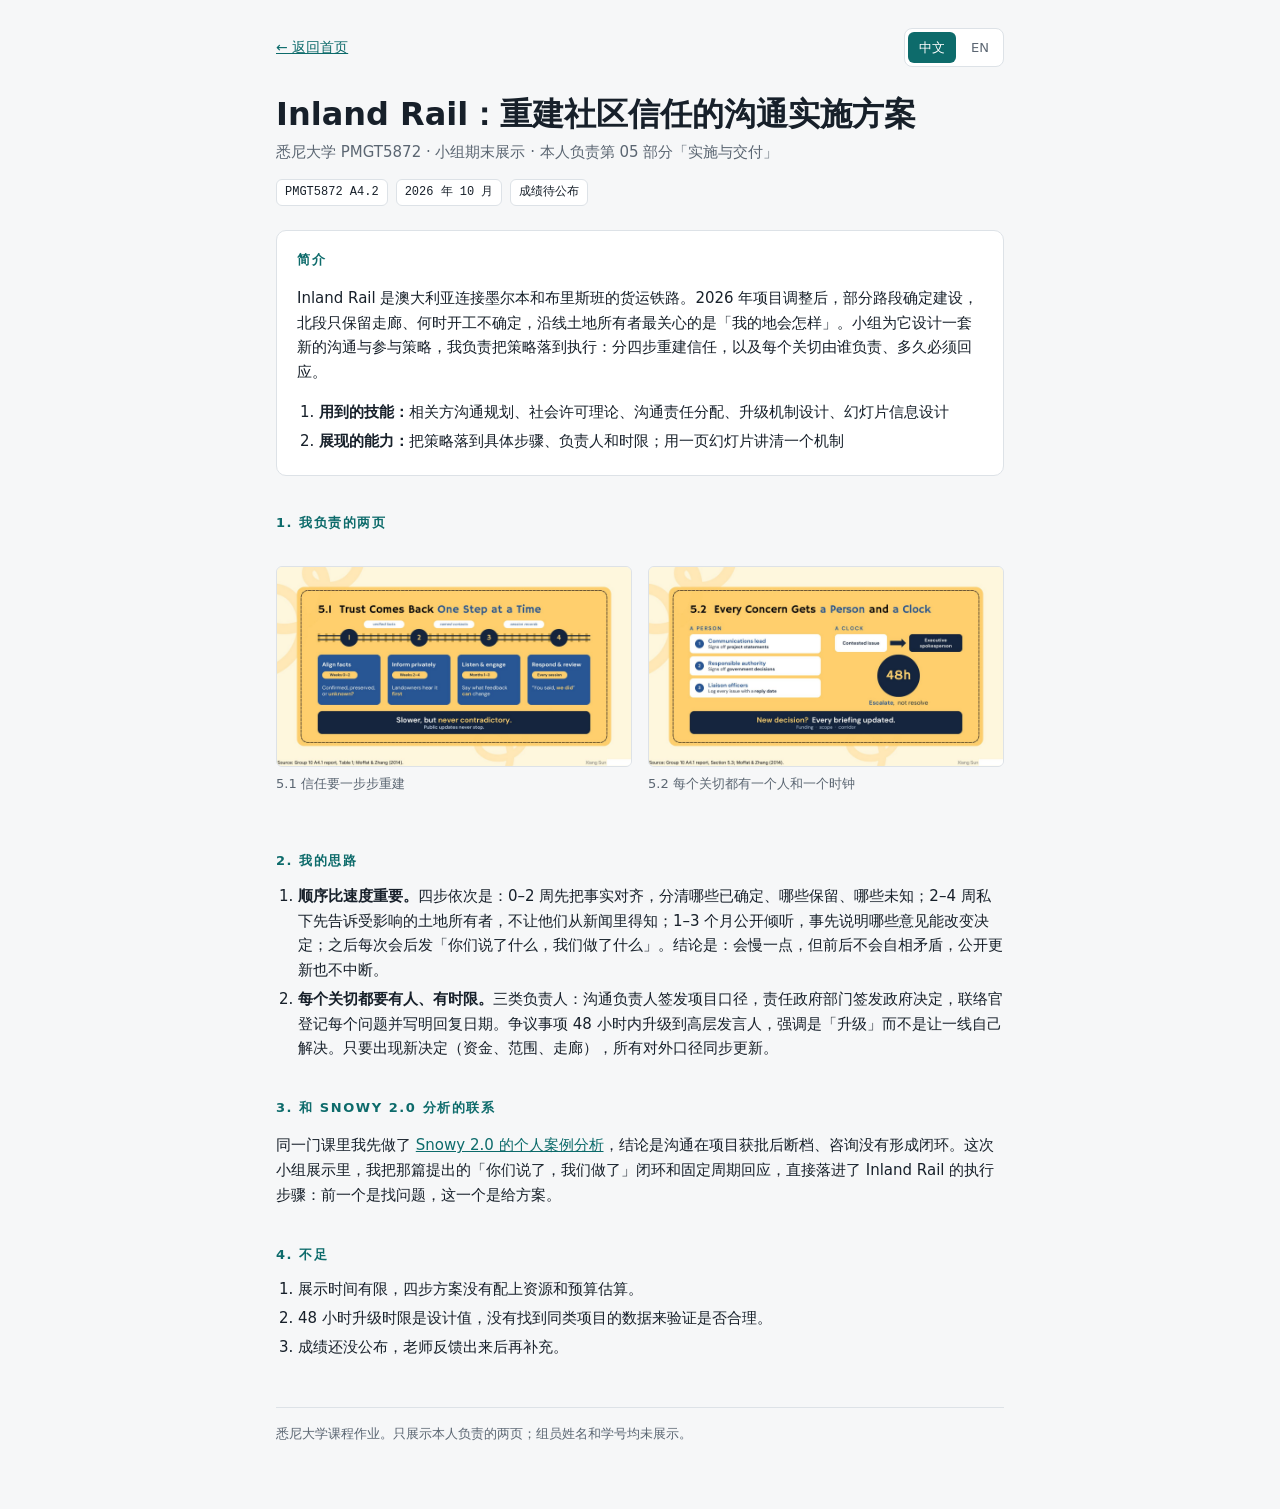
<file: work/inland-rail.html>
<!DOCTYPE html>
<html lang="zh-CN" data-lang="zh">
<head>
<meta charset="utf-8">
<meta name="viewport" content="width=device-width, initial-scale=1">
<title>Inland Rail 沟通策略｜孙祥 Xiang Sun</title>
<meta name="description" content="Inland Rail 内陆铁路社区沟通与参与策略小组展示，本人负责实施与交付部分，悉尼大学 PMGT5872。">
<link rel="stylesheet" href="page.css">
</head>
<body>
<div class="wrap">
<div class="top">
  <a href="../index.html"><span lang-block="zh">← 返回首页</span><span lang-block="en">← Back to portfolio</span></a>
  <div class="langs" role="group" aria-label="Language"><button data-l="zh" aria-pressed="true">中文</button><button data-l="en" aria-pressed="false">EN</button></div>
</div>

<h1><span lang-block="zh">Inland Rail：重建社区信任的沟通实施方案</span><span lang-block="en">Inland Rail: an Implementation Plan for Rebuilding Community Trust</span></h1>
<p class="sub"><span lang-block="zh">悉尼大学 PMGT5872 · 小组期末展示 · 本人负责第 05 部分「实施与交付」</span><span lang-block="en">University of Sydney, PMGT5872 · group final presentation · I owned Part 05, Implementation and Delivery</span></p>
<div class="facts">
  <span>PMGT5872 A4.2</span>
  <span><span lang-block="zh">2026 年 10 月</span><span lang-block="en">Oct 2026</span></span>
  <span><span lang-block="zh">成绩待公布</span><span lang-block="en">Mark pending</span></span>
</div>

<div class="card">
  <h2><span lang-block="zh">简介</span><span lang-block="en">Summary</span></h2>
  <p lang-block="zh">Inland Rail 是澳大利亚连接墨尔本和布里斯班的货运铁路。2026 年项目调整后，部分路段确定建设，北段只保留走廊、何时开工不确定，沿线土地所有者最关心的是「我的地会怎样」。小组为它设计一套新的沟通与参与策略，我负责把策略落到执行：分四步重建信任，以及每个关切由谁负责、多久必须回应。</p>
  <p lang-block="en">Inland Rail is Australia's Melbourne–Brisbane freight line. After its 2026 reset, some sections are confirmed while the northern corridor is only preserved, with construction uncertain, and landholders mainly ask what it means for their land. Our group designed a new engagement strategy; I turned it into execution: four steps to rebuild trust, and who owns each concern and how fast they must respond.</p>
  <ol lang-block="zh">
    <li><b>用到的技能：</b>相关方沟通规划、社会许可理论、沟通责任分配、升级机制设计、幻灯片信息设计</li>
    <li><b>展现的能力：</b>把策略落到具体步骤、负责人和时限；用一页幻灯片讲清一个机制</li>
  </ol>
  <ol lang-block="en">
    <li><b>Skills:</b> stakeholder communication planning, social licence theory, communication ownership, escalation design, slide information design</li>
    <li><b>Shows:</b> turning strategy into steps, owners and deadlines; explaining a mechanism on one slide</li>
  </ol>
</div>

<h2><span lang-block="zh">1. 我负责的两页</span><span lang-block="en">1. My two slides</span></h2>
<div class="gallery">
  <figure><a href="img/inland-slide-16.jpg"><img src="img/inland-slide-16.jpg" alt="5.1 信任一步步回来：核实事实、私下告知、倾听参与、回应复盘四个阶段" width="1600" height="900" loading="lazy"></a>
    <figcaption><span lang-block="zh">5.1 信任要一步步重建</span><span lang-block="en">5.1 Trust comes back one step at a time</span></figcaption></figure>
  <figure><a href="img/inland-slide-17.jpg"><img src="img/inland-slide-17.jpg" alt="5.2 每个关切都有负责人和时限：三类负责人，争议事项 48 小时内升级" width="1600" height="900" loading="lazy"></a>
    <figcaption><span lang-block="zh">5.2 每个关切都有一个人和一个时钟</span><span lang-block="en">5.2 Every concern gets a person and a clock</span></figcaption></figure>
</div>

<h2><span lang-block="zh">2. 我的思路</span><span lang-block="en">2. How I approached it</span></h2>
<ol lang-block="zh">
  <li><b>顺序比速度重要。</b>四步依次是：0–2 周先把事实对齐，分清哪些已确定、哪些保留、哪些未知；2–4 周私下先告诉受影响的土地所有者，不让他们从新闻里得知；1–3 个月公开倾听，事先说明哪些意见能改变决定；之后每次会后发「你们说了什么，我们做了什么」。结论是：会慢一点，但前后不会自相矛盾，公开更新也不中断。</li>
  <li><b>每个关切都要有人、有时限。</b>三类负责人：沟通负责人签发项目口径，责任政府部门签发政府决定，联络官登记每个问题并写明回复日期。争议事项 48 小时内升级到高层发言人，强调是「升级」而不是让一线自己解决。只要出现新决定（资金、范围、走廊），所有对外口径同步更新。</li>
</ol>
<ol lang-block="en">
  <li><b>Sequence matters more than speed.</b> Weeks 0–2 align facts (confirmed, preserved, unknown); weeks 2–4 tell affected landholders privately first so they do not learn from the news; months 1–3 listen publicly, stating what feedback can change; then a "you said, we did" record after every session. Slower, but never contradictory, and public updates never stop.</li>
  <li><b>Every concern gets an owner and a deadline.</b> Three owners: a communications lead for project statements, the responsible authority for government decisions, and liaison officers who log each issue with a reply date. Contested issues escalate to an executive spokesperson within 48 hours: escalate, not resolve at the front line. Any new decision on funding, scope or corridor updates every briefing.</li>
</ol>

<h2><span lang-block="zh">3. 和 Snowy 2.0 分析的联系</span><span lang-block="en">3. Link to the Snowy 2.0 analysis</span></h2>
<p lang-block="zh">同一门课里我先做了 <a href="snowy-2-0.html">Snowy 2.0 的个人案例分析</a>，结论是沟通在项目获批后断档、咨询没有形成闭环。这次小组展示里，我把那篇提出的「你们说了，我们做了」闭环和固定周期回应，直接落进了 Inland Rail 的执行步骤：前一个是找问题，这一个是给方案。</p>
<p lang-block="en">Earlier in the same unit I wrote the <a href="snowy-2-0.html">Snowy 2.0 case analysis</a>, which found engagement stalled after approval and consultation never closed the loop. Here I built that paper's "you said, we did" loop and fixed-cycle responses directly into Inland Rail's execution steps: one diagnosed the problem, the other designs the fix.</p>

<h2><span lang-block="zh">4. 不足</span><span lang-block="en">4. Limits</span></h2>
<ol lang-block="zh">
  <li>展示时间有限，四步方案没有配上资源和预算估算。</li>
  <li>48 小时升级时限是设计值，没有找到同类项目的数据来验证是否合理。</li>
  <li>成绩还没公布，老师反馈出来后再补充。</li>
</ol>
<ol lang-block="en">
  <li>Time limits meant the four steps were not costed or resourced.</li>
  <li>The 48-hour escalation window is a design choice not yet benchmarked against comparable projects.</li>
  <li>The mark is pending; feedback will be added later.</li>
</ol>

<footer><span lang-block="zh">悉尼大学课程作业。只展示本人负责的两页；组员姓名和学号均未展示。</span><span lang-block="en">University of Sydney coursework. Only my two slides are shown; teammates' names and IDs are not included.</span></footer>
</div>
<script src="page.js"></script>
</body>
</html>
</file>
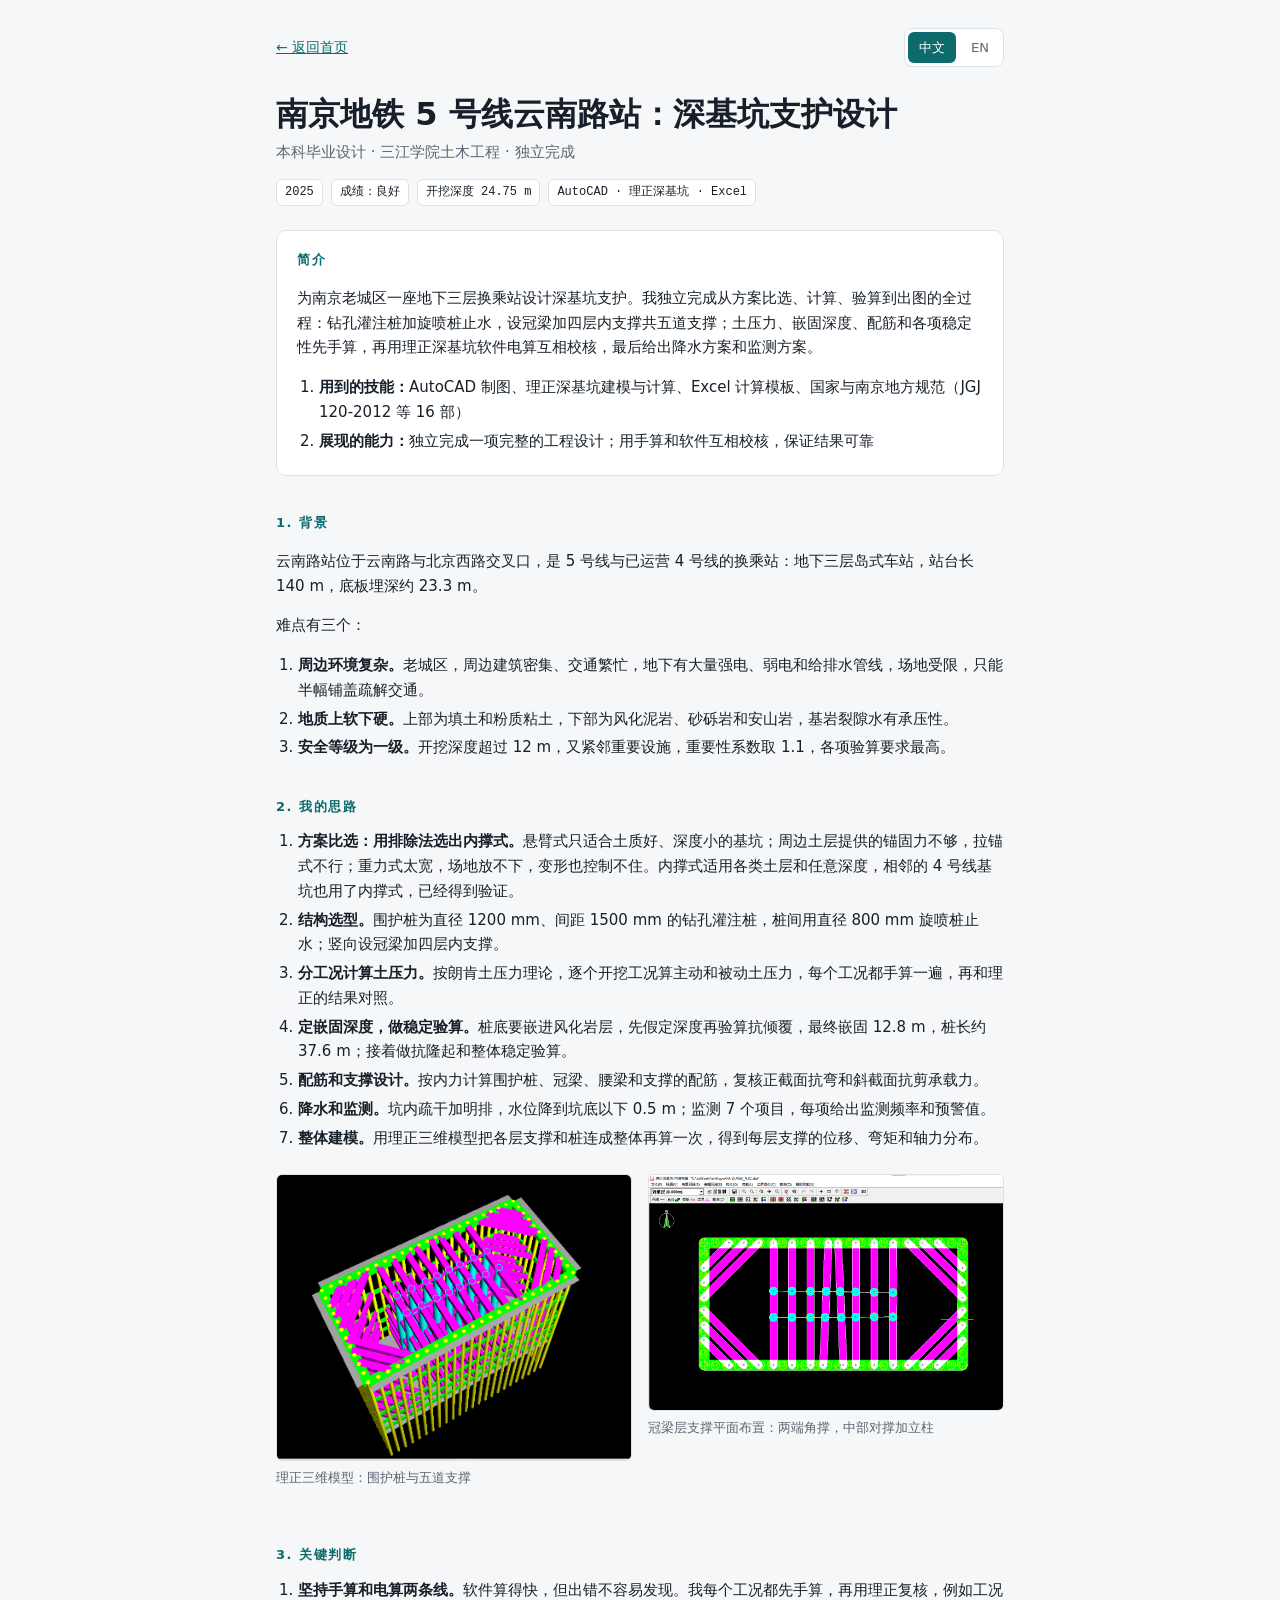
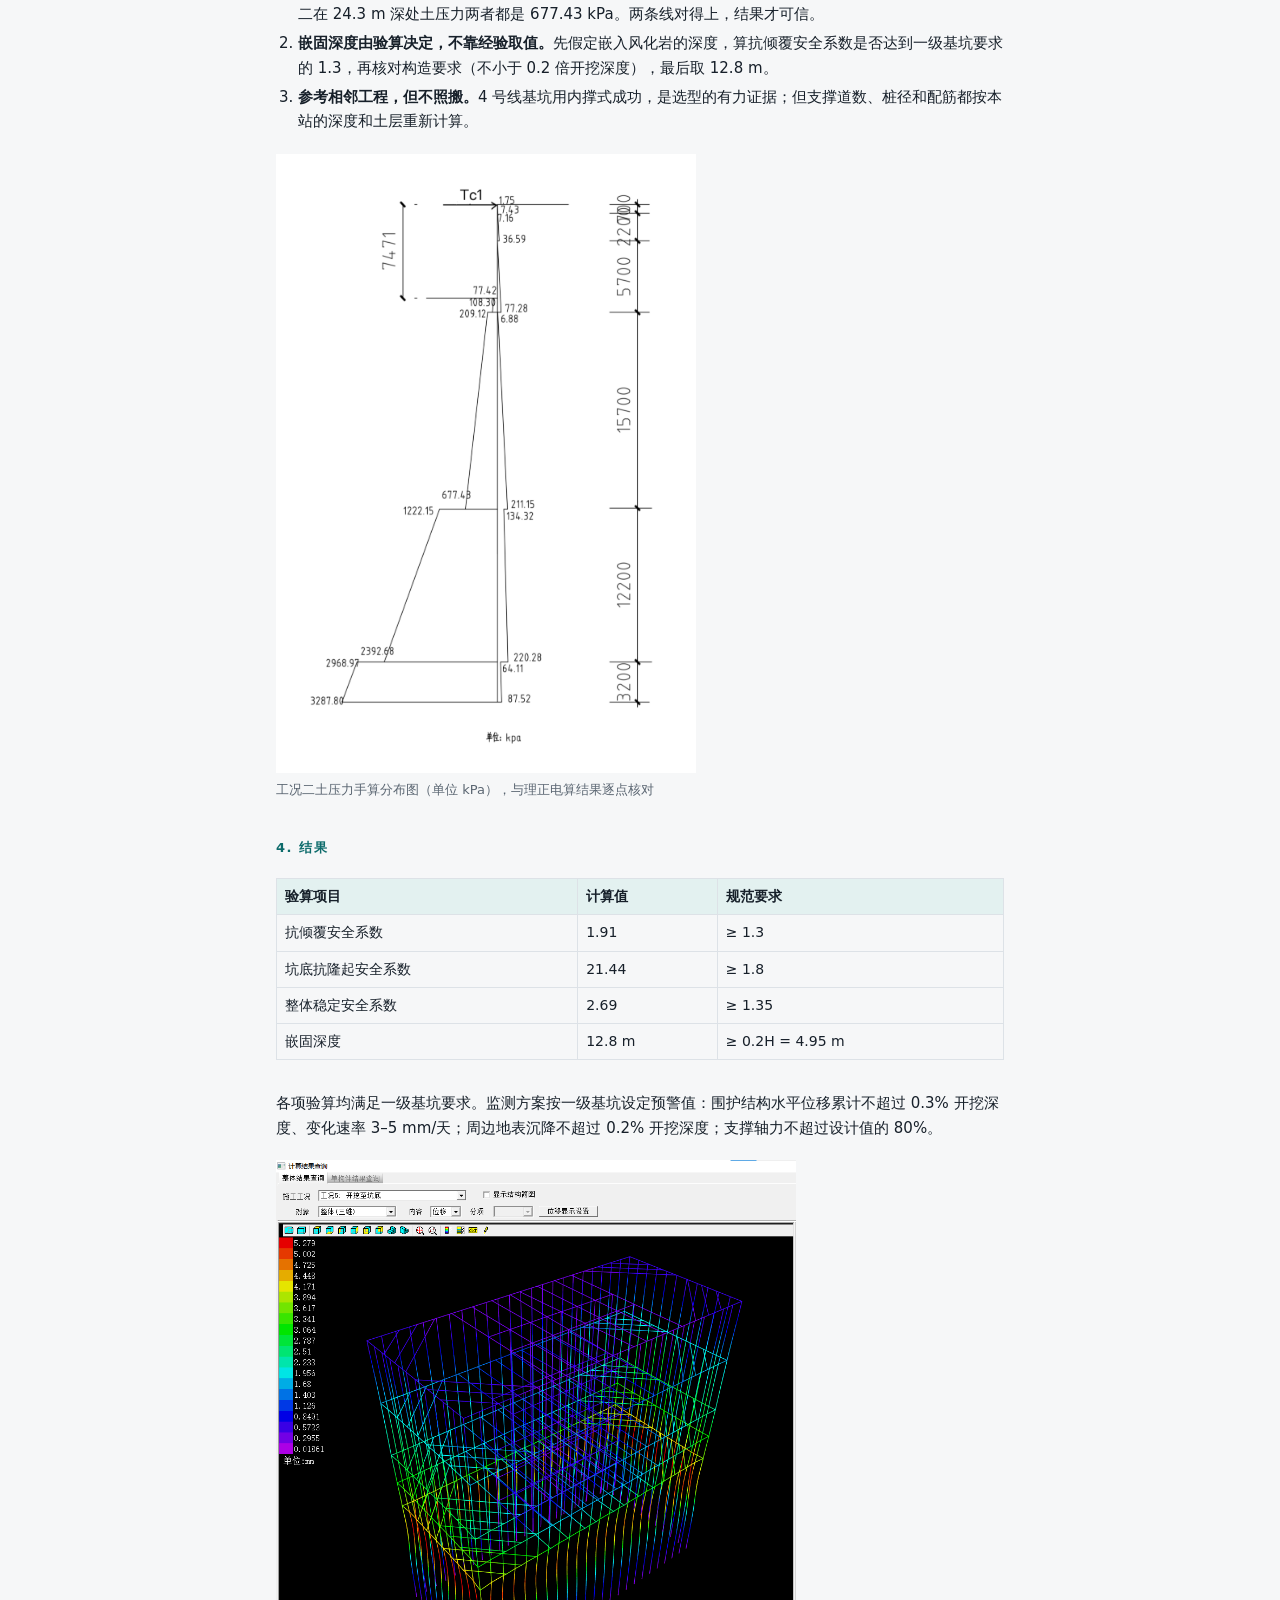
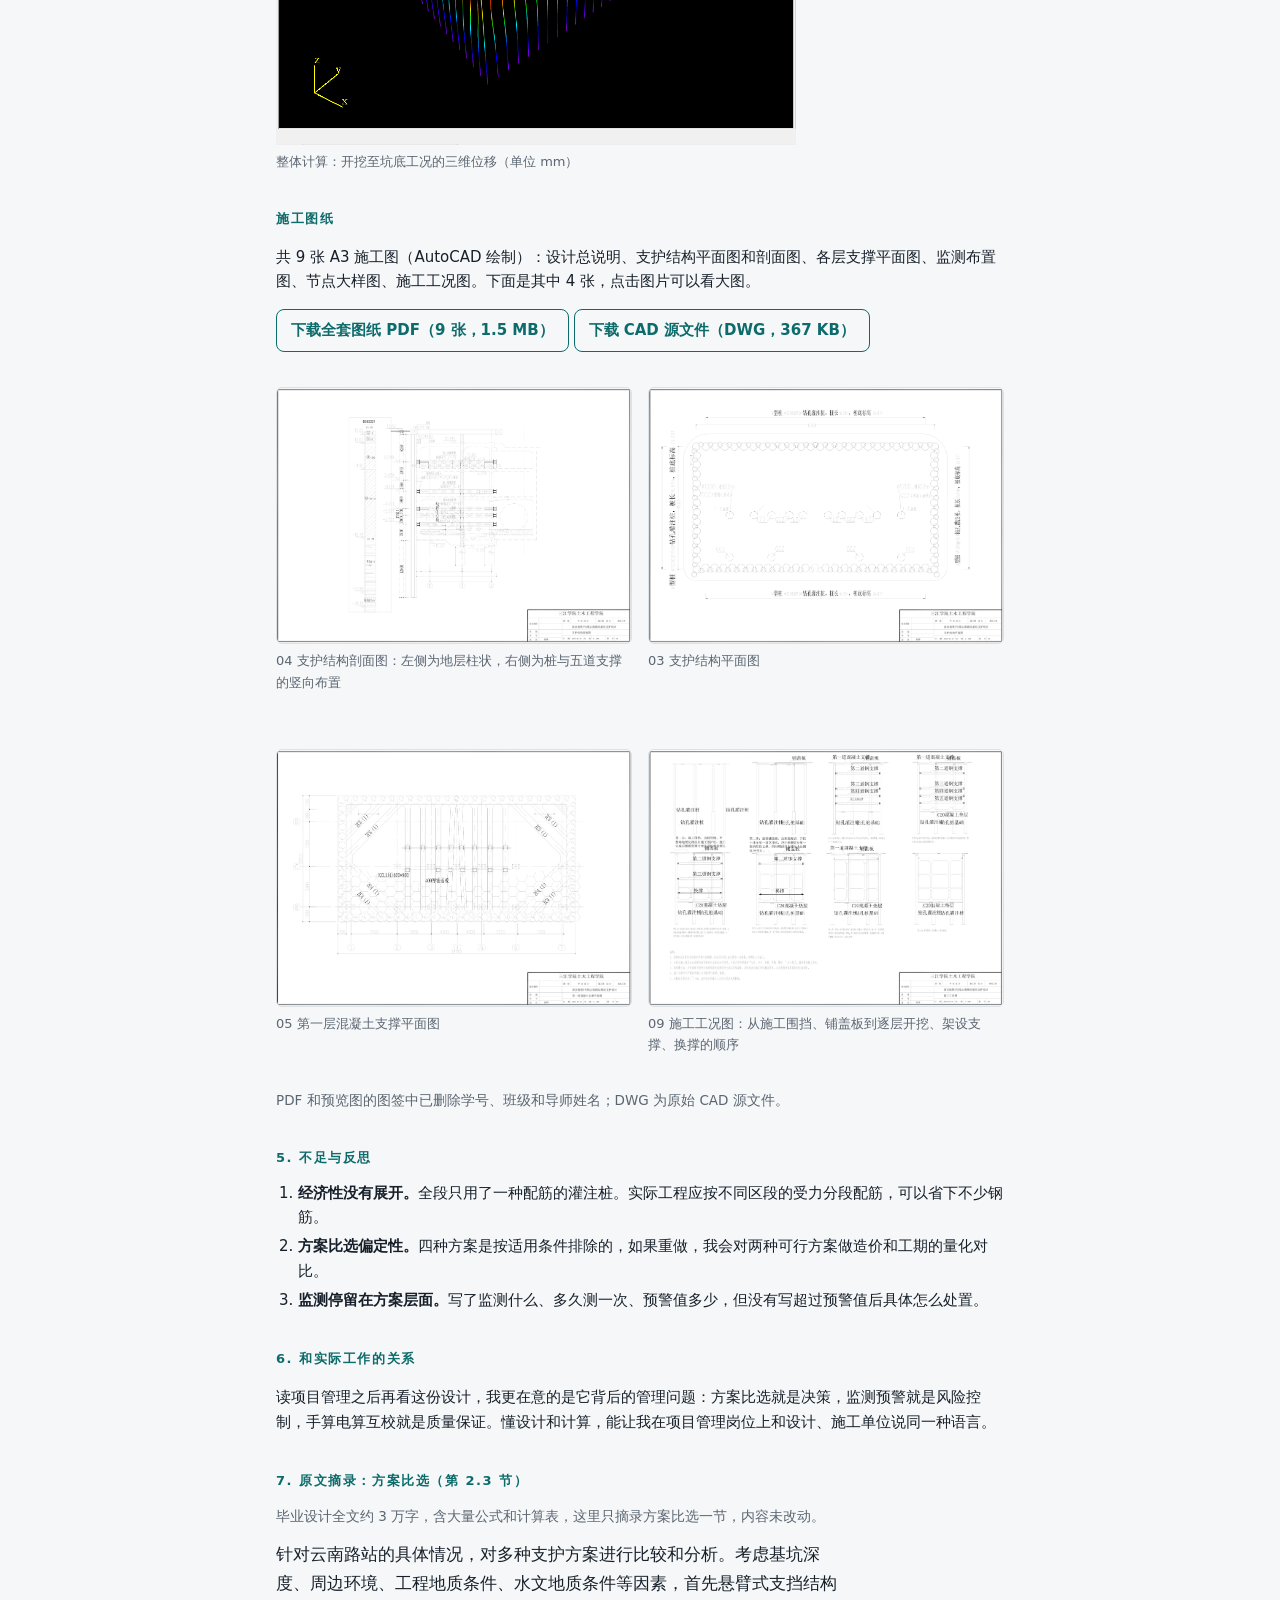
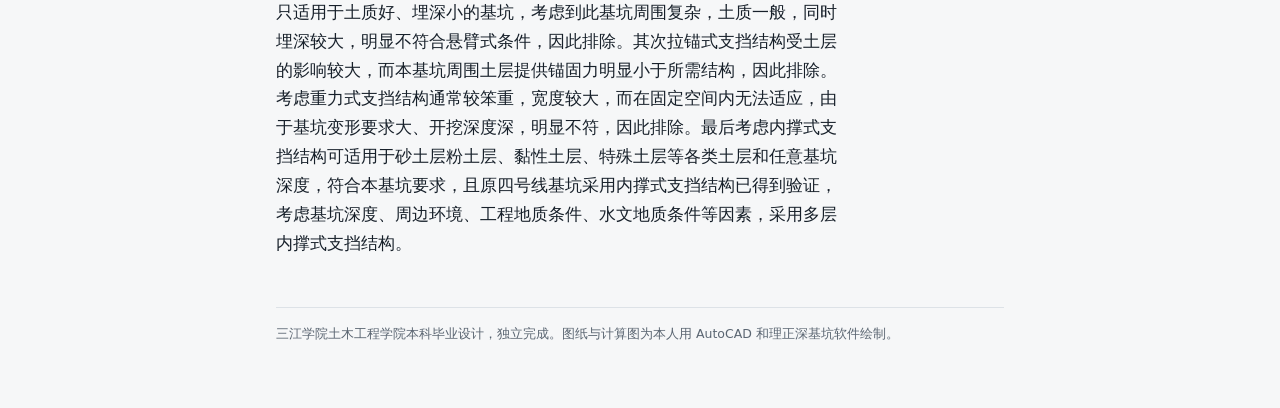
<file: work/metro-excavation.html>
<!DOCTYPE html>
<html lang="zh-CN" data-lang="zh">
<head>
<meta charset="utf-8">
<meta name="viewport" content="width=device-width, initial-scale=1">
<title>地铁深基坑支护设计｜孙祥 Xiang Sun</title>
<meta name="description" content="南京地铁 5 号线云南路站深基坑支护设计，三江学院土木工程本科毕业设计。">
<link rel="stylesheet" href="page.css">
</head>
<body>
<div class="wrap">
<div class="top">
  <a href="../index.html"><span lang-block="zh">← 返回首页</span><span lang-block="en">← Back to portfolio</span></a>
  <div class="langs" role="group" aria-label="Language"><button data-l="zh" aria-pressed="true">中文</button><button data-l="en" aria-pressed="false">EN</button></div>
</div>

<h1><span lang-block="zh">南京地铁 5 号线云南路站：深基坑支护设计</span><span lang-block="en">Nanjing Metro Line 5, Yunnan Road Station: Deep Excavation Support Design</span></h1>
<p class="sub"><span lang-block="zh">本科毕业设计 · 三江学院土木工程 · 独立完成</span><span lang-block="en">Undergraduate thesis · Sanjiang University, Civil Engineering · individual</span></p>
<div class="facts">
  <span>2025</span>
  <span><span lang-block="zh">成绩：良好</span><span lang-block="en">Grade: Good</span></span>
  <span><span lang-block="zh">开挖深度 24.75 m</span><span lang-block="en">Excavation 24.75 m</span></span>
  <span>AutoCAD · <span lang-block="zh">理正深基坑</span><span lang-block="en">Lizheng</span> · Excel</span>
</div>

<div class="card">
  <h2><span lang-block="zh">简介</span><span lang-block="en">Summary</span></h2>
  <p lang-block="zh">为南京老城区一座地下三层换乘站设计深基坑支护。我独立完成从方案比选、计算、验算到出图的全过程：钻孔灌注桩加旋喷桩止水，设冠梁加四层内支撑共五道支撑；土压力、嵌固深度、配筋和各项稳定性先手算，再用理正深基坑软件电算互相校核，最后给出降水方案和监测方案。</p>
  <p lang-block="en">Excavation support design for a three-level interchange station in Nanjing's old city. I did the whole design on my own, from option selection through calculation and checks to drawings: bored piles with a jet-grout cut-off, and five strut levels (capping beam plus four internal levels). Earth pressure, embedment, reinforcement and stability were hand-calculated, then cross-checked in Lizheng excavation software, followed by dewatering and monitoring plans.</p>
  <ol lang-block="zh">
    <li><b>用到的技能：</b>AutoCAD 制图、理正深基坑建模与计算、Excel 计算模板、国家与南京地方规范（JGJ 120-2012 等 16 部）</li>
    <li><b>展现的能力：</b>独立完成一项完整的工程设计；用手算和软件互相校核，保证结果可靠</li>
  </ol>
  <ol lang-block="en">
    <li><b>Skills:</b> AutoCAD drafting, Lizheng modelling and analysis, Excel calculation templates, 16 national and Nanjing codes (incl. JGJ 120-2012)</li>
    <li><b>Shows:</b> a complete engineering design done independently, with hand calculations and software cross-checked for reliability</li>
  </ol>
</div>

<h2><span lang-block="zh">1. 背景</span><span lang-block="en">1. Context</span></h2>
<div lang-block="zh">
  <p>云南路站位于云南路与北京西路交叉口，是 5 号线与已运营 4 号线的换乘站：地下三层岛式车站，站台长 140 m，底板埋深约 23.3 m。</p>
  <p>难点有三个：</p>
  <ol>
    <li><b>周边环境复杂。</b>老城区，周边建筑密集、交通繁忙，地下有大量强电、弱电和给排水管线，场地受限，只能半幅铺盖疏解交通。</li>
    <li><b>地质上软下硬。</b>上部为填土和粉质粘土，下部为风化泥岩、砂砾岩和安山岩，基岩裂隙水有承压性。</li>
    <li><b>安全等级为一级。</b>开挖深度超过 12 m，又紧邻重要设施，重要性系数取 1.1，各项验算要求最高。</li>
  </ol>
</div>
<div lang-block="en">
  <p>The station sits at the Yunnan Road and Beijing West Road intersection, an interchange with the operating Line 4: a three-level island station with a 140 m platform and a base slab about 23.3 m deep.</p>
  <p>Three things made it hard:</p>
  <ol>
    <li><b>A crowded site.</b> Old city, dense buildings, heavy traffic, many power, telecom and water utilities, and room for only half-width deck traffic diversion.</li>
    <li><b>Soft over hard ground.</b> Fill and silty clay over weathered mudstone, conglomerate and andesite, with confined fissure water in the bedrock.</li>
    <li><b>Safety class 1.</b> Over 12 m deep beside critical facilities, so an importance factor of 1.1 and the strictest checks.</li>
  </ol>
</div>

<h2><span lang-block="zh">2. 我的思路</span><span lang-block="en">2. How I approached it</span></h2>
<ol lang-block="zh">
  <li><b>方案比选：用排除法选出内撑式。</b>悬臂式只适合土质好、深度小的基坑；周边土层提供的锚固力不够，拉锚式不行；重力式太宽，场地放不下，变形也控制不住。内撑式适用各类土层和任意深度，相邻的 4 号线基坑也用了内撑式，已经得到验证。</li>
  <li><b>结构选型。</b>围护桩为直径 1200 mm、间距 1500 mm 的钻孔灌注桩，桩间用直径 800 mm 旋喷桩止水；竖向设冠梁加四层内支撑。</li>
  <li><b>分工况计算土压力。</b>按朗肯土压力理论，逐个开挖工况算主动和被动土压力，每个工况都手算一遍，再和理正的结果对照。</li>
  <li><b>定嵌固深度，做稳定验算。</b>桩底要嵌进风化岩层，先假定深度再验算抗倾覆，最终嵌固 12.8 m，桩长约 37.6 m；接着做抗隆起和整体稳定验算。</li>
  <li><b>配筋和支撑设计。</b>按内力计算围护桩、冠梁、腰梁和支撑的配筋，复核正截面抗弯和斜截面抗剪承载力。</li>
  <li><b>降水和监测。</b>坑内疏干加明排，水位降到坑底以下 0.5 m；监测 7 个项目，每项给出监测频率和预警值。</li>
  <li><b>整体建模。</b>用理正三维模型把各层支撑和桩连成整体再算一次，得到每层支撑的位移、弯矩和轴力分布。</li>
</ol>
<ol lang-block="en">
  <li><b>Option selection by elimination.</b> Cantilever walls suit only good soil and shallow pits; the soil cannot provide enough anchor capacity for tiebacks; a gravity wall is too wide for the site and cannot control deformation. Internal struts suit any soil and depth, and were already proven on the adjacent Line 4 excavation.</li>
  <li><b>Structure.</b> 1200 mm bored piles at 1500 mm centres, 800 mm jet-grout columns between piles, and a capping beam plus four strut levels.</li>
  <li><b>Earth pressure by stage.</b> Rankine active and passive pressures for each excavation stage, each calculated by hand and compared with Lizheng.</li>
  <li><b>Embedment and stability.</b> Piles socket into weathered rock: assume a depth, check overturning, and settle on 12.8 m embedment (pile length about 37.6 m); then check basal heave and overall stability.</li>
  <li><b>Reinforcement and struts.</b> Reinforcement for piles, capping beam, walings and struts from the internal forces, with bending and shear capacity checks.</li>
  <li><b>Dewatering and monitoring.</b> In-pit drainage plus open pumping to 0.5 m below formation; seven monitoring items, each with frequency and alarm values.</li>
  <li><b>Whole-model run.</b> A 3D Lizheng model joining piles and all strut levels to get displacement, bending moment and axial force for each level.</li>
</ol>

<div class="gallery">
  <figure>
    <img src="img/metro-struts-3d.png" alt="理正三维模型：围护桩与五道内支撑" width="829" height="666" loading="lazy">
    <figcaption><span lang-block="zh">理正三维模型：围护桩与五道支撑</span><span lang-block="en">Lizheng 3D model: piles and five strut levels</span></figcaption>
  </figure>
  <figure>
    <img src="img/metro-struts-plan.png" alt="冠梁层内支撑平面布置" width="1226" height="812" loading="lazy">
    <figcaption><span lang-block="zh">冠梁层支撑平面布置：两端角撑，中部对撑加立柱</span><span lang-block="en">Capping-beam strut plan: corner braces at the ends, cross struts with king posts in the middle</span></figcaption>
  </figure>
</div>

<h2><span lang-block="zh">3. 关键判断</span><span lang-block="en">3. Key judgements</span></h2>
<ol lang-block="zh">
  <li><b>坚持手算和电算两条线。</b>软件算得快，但出错不容易发现。我每个工况都先手算，再用理正复核，例如工况二在 24.3 m 深处土压力两者都是 677.43 kPa。两条线对得上，结果才可信。</li>
  <li><b>嵌固深度由验算决定，不靠经验取值。</b>先假定嵌入风化岩的深度，算抗倾覆安全系数是否达到一级基坑要求的 1.3，再核对构造要求（不小于 0.2 倍开挖深度），最后取 12.8 m。</li>
  <li><b>参考相邻工程，但不照搬。</b>4 号线基坑用内撑式成功，是选型的有力证据；但支撑道数、桩径和配筋都按本站的深度和土层重新计算。</li>
</ol>
<ol lang-block="en">
  <li><b>Two independent lines: hand and software.</b> Software is fast but its errors are hard to spot. Every stage was hand-calculated first and then checked in Lizheng; for example, in stage 2 both gave 677.43 kPa at 24.3 m depth. Agreement between the two is what makes the result trustworthy.</li>
  <li><b>Embedment from checks, not rule of thumb.</b> Assume a rock socket depth, confirm the overturning factor meets 1.3 for class 1, check the 0.2H detailing rule, then fix 12.8 m.</li>
  <li><b>Learn from the neighbour, do not copy it.</b> Line 4's success supported the choice of struts, but strut levels, pile size and reinforcement were all recalculated for this station's depth and ground.</li>
</ol>

<figure>
  <img src="img/metro-earth-pressure-hand.png" alt="工况二土压力手算分布图，单位 kPa" width="1039" height="1532" loading="lazy" class="w420">
  <figcaption><span lang-block="zh">工况二土压力手算分布图（单位 kPa），与理正电算结果逐点核对</span><span lang-block="en">Stage 2 earth pressure by hand (kPa), checked point by point against Lizheng</span></figcaption>
</figure>

<h2><span lang-block="zh">4. 结果</span><span lang-block="en">4. Results</span></h2>
<div class="tablewrap">
<table>
  <tr><th><span lang-block="zh">验算项目</span><span lang-block="en">Check</span></th><th><span lang-block="zh">计算值</span><span lang-block="en">Result</span></th><th><span lang-block="zh">规范要求</span><span lang-block="en">Required</span></th></tr>
  <tr><td><span lang-block="zh">抗倾覆安全系数</span><span lang-block="en">Overturning</span></td><td>1.91</td><td>≥ 1.3</td></tr>
  <tr><td><span lang-block="zh">坑底抗隆起安全系数</span><span lang-block="en">Basal heave</span></td><td>21.44</td><td>≥ 1.8</td></tr>
  <tr><td><span lang-block="zh">整体稳定安全系数</span><span lang-block="en">Overall stability</span></td><td>2.69</td><td>≥ 1.35</td></tr>
  <tr><td><span lang-block="zh">嵌固深度</span><span lang-block="en">Embedment</span></td><td>12.8 m</td><td>≥ 0.2H = 4.95 m</td></tr>
</table>
</div>
<p lang-block="zh">各项验算均满足一级基坑要求。监测方案按一级基坑设定预警值：围护结构水平位移累计不超过 0.3% 开挖深度、变化速率 3–5 mm/天；周边地表沉降不超过 0.2% 开挖深度；支撑轴力不超过设计值的 80%。</p>
<p lang-block="en">All checks meet class 1 requirements. Monitoring alarms follow class 1: cumulative wall displacement 0.3% of depth (3–5 mm/day), ground settlement 0.2% of depth, strut force 80% of design value.</p>

<figure>
  <img src="img/metro-displacement.png" alt="理正整体计算：开挖至坑底时的三维位移云图，单位 mm" width="961" height="1080" loading="lazy" class="w520">
  <figcaption><span lang-block="zh">整体计算：开挖至坑底工况的三维位移（单位 mm）</span><span lang-block="en">Whole model: 3D displacement at final excavation (mm)</span></figcaption>
</figure>

<h2 id="drawings"><span lang-block="zh">施工图纸</span><span lang-block="en">Construction drawings</span></h2>
<p lang-block="zh">共 9 张 A3 施工图（AutoCAD 绘制）：设计总说明、支护结构平面图和剖面图、各层支撑平面图、监测布置图、节点大样图、施工工况图。下面是其中 4 张，点击图片可以看大图。</p>
<p lang-block="en">Nine A3 construction drawings in AutoCAD: general notes, support plan and section, strut plans for each level, monitoring layout, details and construction stages. Four are shown below; click to enlarge.</p>
<p><a class="dl" href="metro-drawings.pdf" download><span lang-block="zh">下载全套图纸 PDF（9 张，1.5 MB）</span><span lang-block="en">Download all drawings (PDF, 9 sheets, 1.5 MB)</span></a> <a class="dl" href="metro-drawings.dwg" download><span lang-block="zh">下载 CAD 源文件（DWG，367 KB）</span><span lang-block="en">Download CAD source (DWG, 367 KB)</span></a></p>
<div class="gallery">
  <figure><a href="img/metro-dwg-section.png"><img src="img/metro-dwg-section.png" alt="支护结构剖面图：钻孔灌注桩、冠梁与四道钢支撑，桩长 37.551 m，嵌固 12.8 m" width="1939" height="1399" loading="lazy"></a>
    <figcaption><span lang-block="zh">04 支护结构剖面图：左侧为地层柱状，右侧为桩与五道支撑的竖向布置</span><span lang-block="en">04 Support section: soil profile on the left, piles and five strut levels on the right</span></figcaption></figure>
  <figure><a href="img/metro-dwg-plan.png"><img src="img/metro-dwg-plan.png" alt="支护结构平面图" width="1939" height="1399" loading="lazy"></a>
    <figcaption><span lang-block="zh">03 支护结构平面图</span><span lang-block="en">03 Support plan</span></figcaption></figure>
  <figure><a href="img/metro-dwg-strut1.png"><img src="img/metro-dwg-strut1.png" alt="第一层混凝土支撑平面图" width="1939" height="1399" loading="lazy"></a>
    <figcaption><span lang-block="zh">05 第一层混凝土支撑平面图</span><span lang-block="en">05 First-level concrete strut plan</span></figcaption></figure>
  <figure><a href="img/metro-dwg-stages.png"><img src="img/metro-dwg-stages.png" alt="施工工况图：分步开挖与支撑安装顺序" width="1939" height="1399" loading="lazy"></a>
    <figcaption><span lang-block="zh">09 施工工况图：从施工围挡、铺盖板到逐层开挖、架设支撑、换撑的顺序</span><span lang-block="en">09 Construction stages: from hoarding and deck to staged excavation, strutting and re-propping</span></figcaption></figure>
</div>
<p class="note"><span lang-block="zh">PDF 和预览图的图签中已删除学号、班级和导师姓名；DWG 为原始 CAD 源文件。</span><span lang-block="en">Student number, class and supervisor name are removed from the PDF and previews; the DWG is the original CAD source.</span></p>

<h2><span lang-block="zh">5. 不足与反思</span><span lang-block="en">5. Limits and reflection</span></h2>
<ol lang-block="zh">
  <li><b>经济性没有展开。</b>全段只用了一种配筋的灌注桩。实际工程应按不同区段的受力分段配筋，可以省下不少钢筋。</li>
  <li><b>方案比选偏定性。</b>四种方案是按适用条件排除的，如果重做，我会对两种可行方案做造价和工期的量化对比。</li>
  <li><b>监测停留在方案层面。</b>写了监测什么、多久测一次、预警值多少，但没有写超过预警值后具体怎么处置。</li>
</ol>
<ol lang-block="en">
  <li><b>Economy not explored.</b> One pile reinforcement scheme was used throughout; in practice, zoning reinforcement by load would save steel.</li>
  <li><b>Qualitative option selection.</b> Options were ruled out by applicability; in a redo I would compare cost and time for the two feasible options.</li>
  <li><b>Monitoring stops at the plan.</b> It sets what to measure, how often and the alarm levels, but not the response once an alarm is triggered.</li>
</ol>

<h2><span lang-block="zh">6. 和实际工作的关系</span><span lang-block="en">6. Why it matters in practice</span></h2>
<p lang-block="zh">读项目管理之后再看这份设计，我更在意的是它背后的管理问题：方案比选就是决策，监测预警就是风险控制，手算电算互校就是质量保证。懂设计和计算，能让我在项目管理岗位上和设计、施工单位说同一种语言。</p>
<p lang-block="en">Looking back after studying project management, the design maps onto management work: option selection is a decision, monitoring alarms are risk control, and hand-versus-software checks are quality assurance. Understanding the engineering lets me speak the same language as designers and contractors.</p>

<h2><span lang-block="zh">7. 原文摘录：方案比选（第 2.3 节）</span><span lang-block="en">7. Excerpt: option selection (Section 2.3, in Chinese)</span></h2>
<p class="note"><span lang-block="zh">毕业设计全文约 3 万字，含大量公式和计算表，这里只摘录方案比选一节，内容未改动。</span><span lang-block="en">The full thesis is about 30,000 Chinese characters with many formulas and tables; only the option-selection section is quoted here, unchanged.</span></p>
<article class="paper" lang="zh-CN">
<p>针对云南路站的具体情况，对多种支护方案进行比较和分析。考虑基坑深度、周边环境、工程地质条件、水文地质条件等因素，首先悬臂式支挡结构只适用于土质好、埋深小的基坑，考虑到此基坑周围复杂，土质一般，同时埋深较大，明显不符合悬臂式条件，因此排除。其次拉锚式支挡结构受土层的影响较大，而本基坑周围土层提供锚固力明显小于所需结构，因此排除。考虑重力式支挡结构通常较笨重，宽度较大，而在固定空间内无法适应，由于基坑变形要求大、开挖深度深，明显不符，因此排除。最后考虑内撑式支挡结构可适用于砂土层粉土层、黏性土层、特殊土层等各类土层和任意基坑深度，符合本基坑要求，且原四号线基坑采用内撑式支挡结构已得到验证，考虑基坑深度、周边环境、工程地质条件、水文地质条件等因素，采用多层内撑式支挡结构。</p>
</article>

<footer><span lang-block="zh">三江学院土木工程学院本科毕业设计，独立完成。图纸与计算图为本人用 AutoCAD 和理正深基坑软件绘制。</span><span lang-block="en">Undergraduate thesis, Sanjiang University, completed individually. Figures produced by me in Lizheng and AutoCAD.</span></footer>
</div>
<script src="page.js"></script>
</body>
</html>
</file>
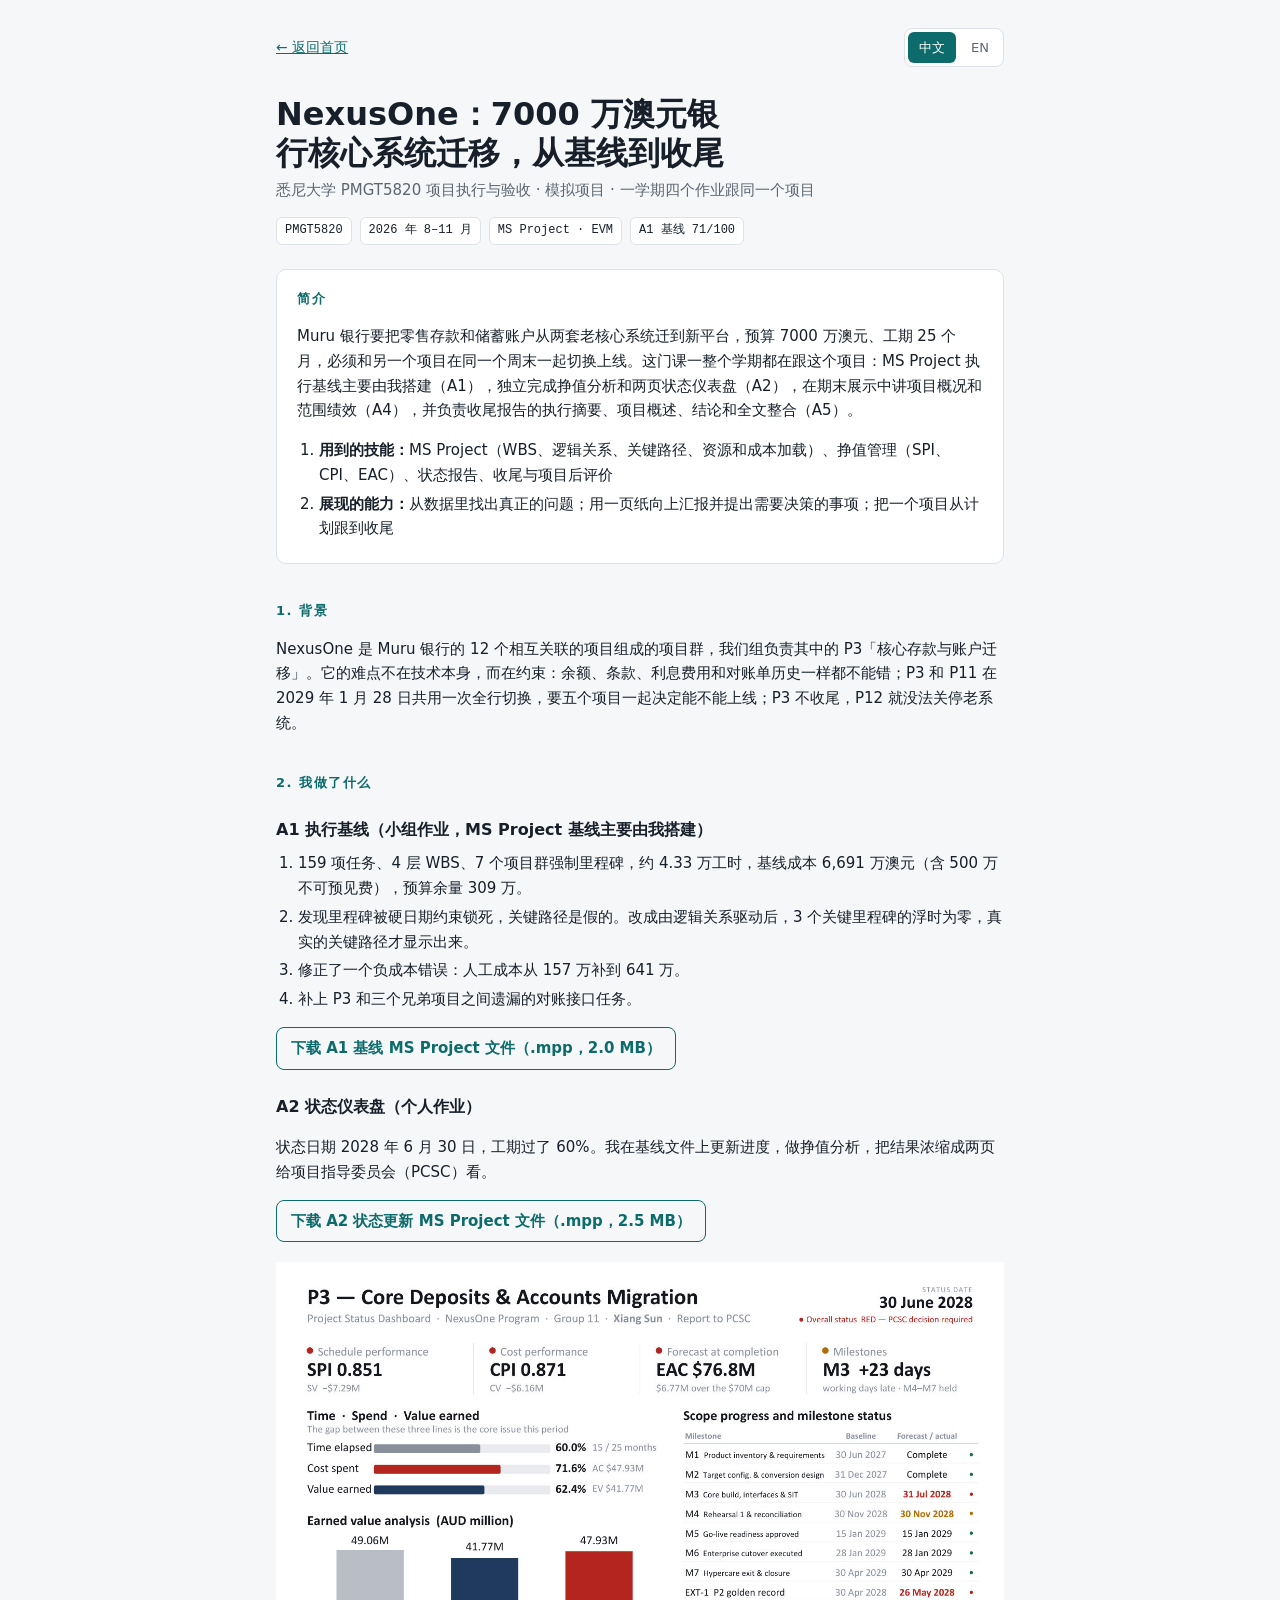
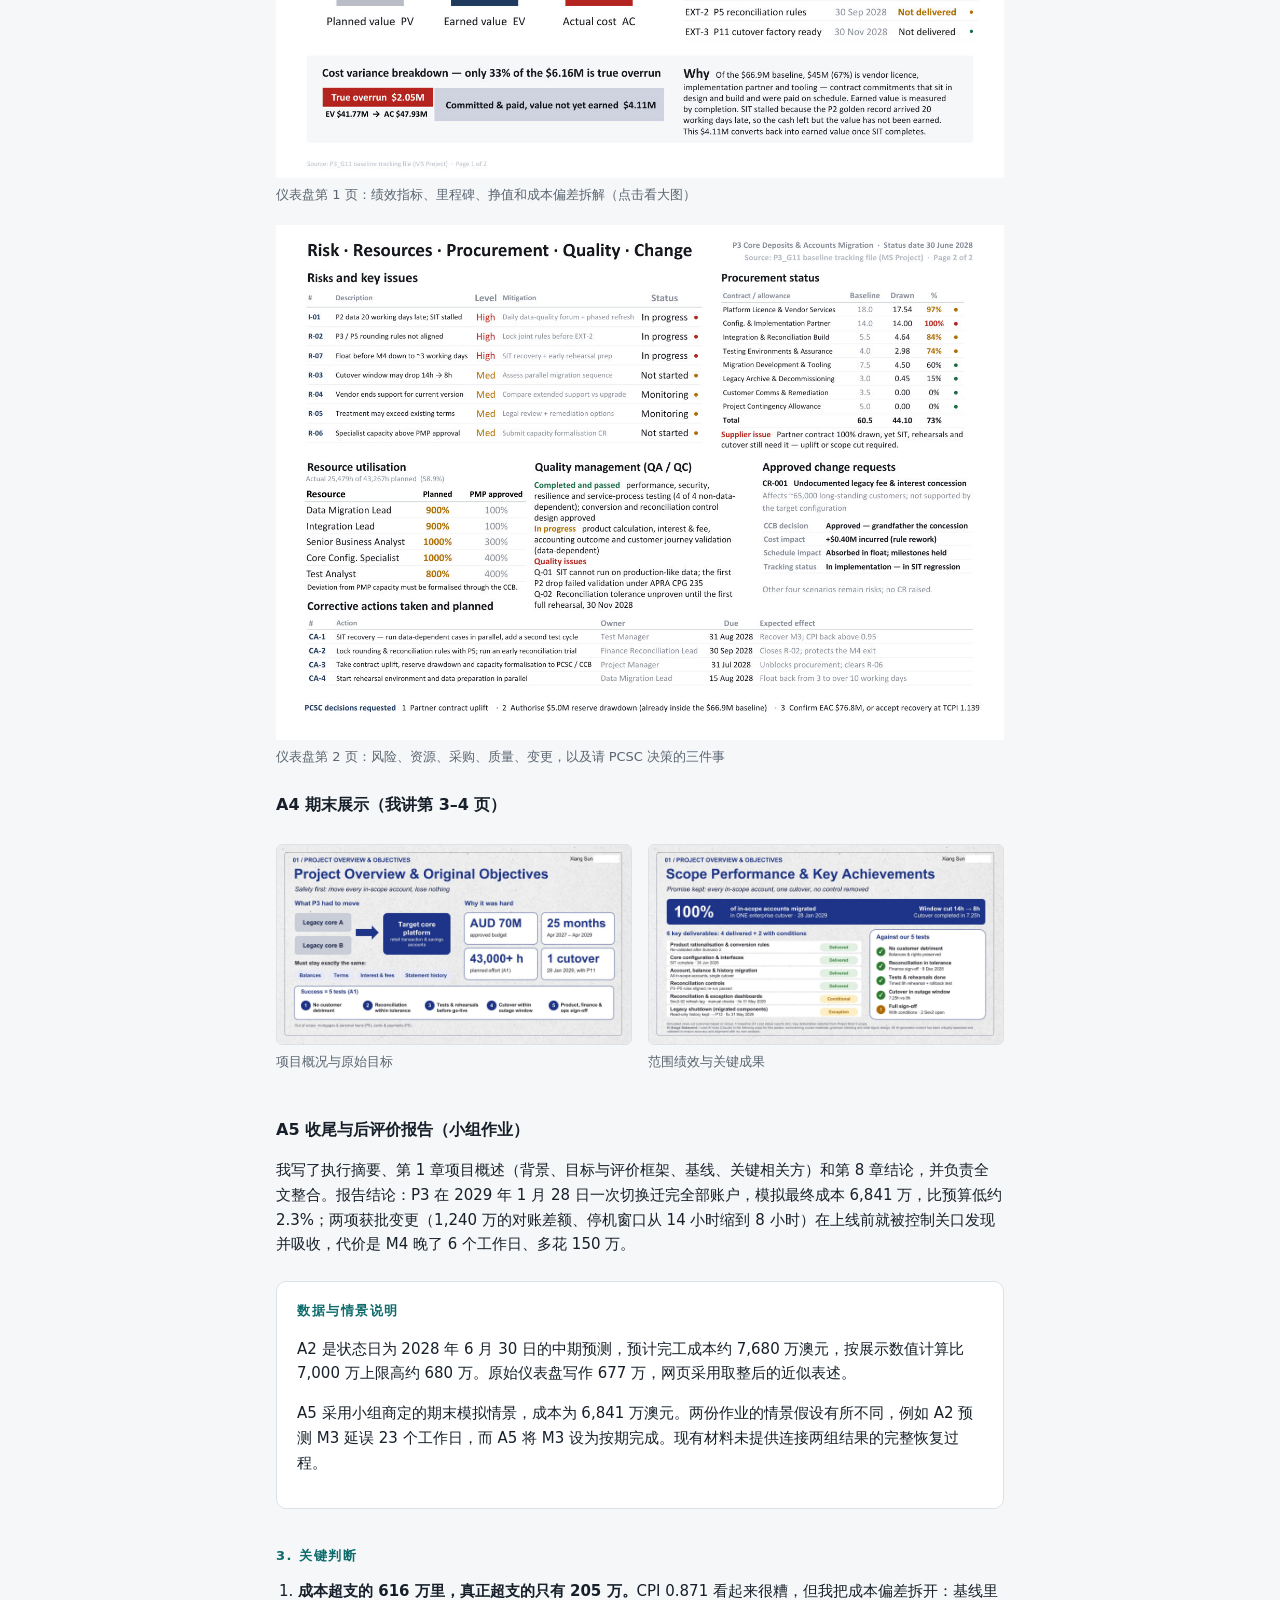
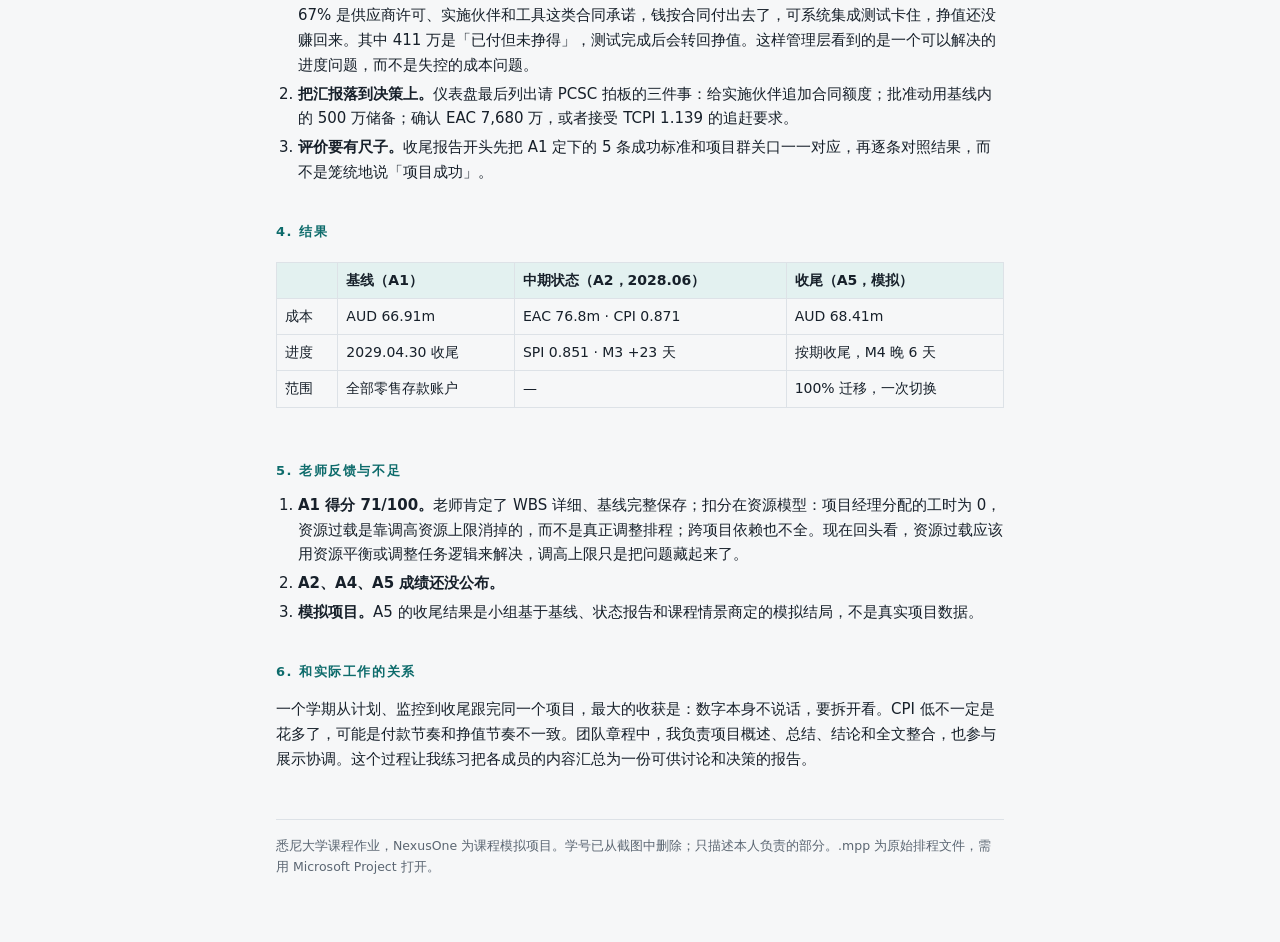
<file: work/nexusone.html>
<!DOCTYPE html>
<html lang="zh-CN" data-lang="zh">
<head>
<meta charset="utf-8">
<meta name="viewport" content="width=device-width, initial-scale=1">
<title>NexusOne 进度与成本控制｜孙祥 Xiang Sun</title>
<meta name="description" content="NexusOne 银行核心系统迁移项目：MS Project 基线、挣值分析仪表盘、收尾报告，悉尼大学 PMGT5820。">
<link rel="stylesheet" href="page.css">
</head>
<body>
<div class="wrap">
<div class="top">
  <a href="../index.html"><span lang-block="zh">← 返回首页</span><span lang-block="en">← Back to portfolio</span></a>
  <div class="langs" role="group" aria-label="Language"><button data-l="zh" aria-pressed="true">中文</button><button data-l="en" aria-pressed="false">EN</button></div>
</div>

<h1><span lang-block="zh">NexusOne：7000 万澳元银行核心系统迁移，从基线到收尾</span><span lang-block="en">NexusOne: a AUD 70m Core-Banking Migration from Baseline to Close-out</span></h1>
<p class="sub"><span lang-block="zh">悉尼大学 PMGT5820 项目执行与验收 · 模拟项目 · 一学期四个作业跟同一个项目</span><span lang-block="en">University of Sydney, PMGT5820 Execution and Acceptance · simulation · four assessments on one project across the semester</span></p>
<div class="facts">
  <span>PMGT5820</span>
  <span><span lang-block="zh">2026 年 8–11 月</span><span lang-block="en">Aug–Nov 2026</span></span>
  <span>MS Project · EVM</span>
  <span><span lang-block="zh">A1 基线 71/100</span><span lang-block="en">A1 baseline 71/100</span></span>
</div>

<div class="card">
  <h2><span lang-block="zh">简介</span><span lang-block="en">Summary</span></h2>
  <p lang-block="zh">Muru 银行要把零售存款和储蓄账户从两套老核心系统迁到新平台，预算 7000 万澳元、工期 25 个月，必须和另一个项目在同一个周末一起切换上线。这门课一整个学期都在跟这个项目：MS Project 执行基线主要由我搭建（A1），独立完成挣值分析和两页状态仪表盘（A2），在期末展示中讲项目概况和范围绩效（A4），并负责收尾报告的执行摘要、项目概述、结论和全文整合（A5）。</p>
  <p lang-block="en">Muru Bank is moving retail transaction and savings accounts from two legacy cores to a new platform: AUD 70m, 25 months, and a single shared cutover weekend with another project. The unit followed this project all semester. I built most of the Microsoft Project baseline (A1), did the earned-value analysis and two-page status dashboard on my own (A2), presented the overview and scope performance (A4), and wrote the executive summary, overview and conclusion of the close-out report and integrated the full document (A5).</p>
  <ol lang-block="zh">
    <li><b>用到的技能：</b>MS Project（WBS、逻辑关系、关键路径、资源和成本加载）、挣值管理（SPI、CPI、EAC）、状态报告、收尾与项目后评价</li>
    <li><b>展现的能力：</b>从数据里找出真正的问题；用一页纸向上汇报并提出需要决策的事项；把一个项目从计划跟到收尾</li>
  </ol>
  <ol lang-block="en">
    <li><b>Skills:</b> Microsoft Project (WBS, logic links, critical path, resource and cost loading), earned value (SPI, CPI, EAC), status reporting, close-out and post-implementation review</li>
    <li><b>Shows:</b> finding the real issue in the numbers, reporting upward on one page with decisions requested, following a project from plan to close</li>
  </ol>
</div>

<h2><span lang-block="zh">1. 背景</span><span lang-block="en">1. Context</span></h2>
<p lang-block="zh">NexusOne 是 Muru 银行的 12 个相互关联的项目组成的项目群，我们组负责其中的 P3「核心存款与账户迁移」。它的难点不在技术本身，而在约束：余额、条款、利息费用和对账单历史一样都不能错；P3 和 P11 在 2029 年 1 月 28 日共用一次全行切换，要五个项目一起决定能不能上线；P3 不收尾，P12 就没法关停老系统。</p>
<p lang-block="en">NexusOne is Muru Bank's programme of 12 linked projects; our group had P3, Core Deposits and Accounts Migration. The challenge was the constraints rather than the technology: balances, terms, interest, fees and statement history must all be exact; P3 shares one enterprise cutover with P11 on 28 January 2029, with a five-project go/no-go; and P12 cannot retire the legacy systems until P3 closes.</p>

<h2><span lang-block="zh">2. 我做了什么</span><span lang-block="en">2. What I did</span></h2>
<h3><span lang-block="zh">A1 执行基线（小组作业，MS Project 基线主要由我搭建）</span><span lang-block="en">A1 Execution baseline (group work; I built most of the Microsoft Project baseline)</span></h3>
<ol lang-block="zh">
  <li>159 项任务、4 层 WBS、7 个项目群强制里程碑，约 4.33 万工时，基线成本 6,691 万澳元（含 500 万不可预见费），预算余量 309 万。</li>
  <li>发现里程碑被硬日期约束锁死，关键路径是假的。改成由逻辑关系驱动后，3 个关键里程碑的浮时为零，真实的关键路径才显示出来。</li>
  <li>修正了一个负成本错误：人工成本从 157 万补到 641 万。</li>
  <li>补上 P3 和三个兄弟项目之间遗漏的对账接口任务。</li>
</ol>
<ol lang-block="en">
  <li>159 tasks, a 4-level WBS, 7 mandated programme milestones, about 43,300 hours and a AUD 66.91m baseline including AUD 5m contingency, leaving AUD 3.09m headroom.</li>
  <li>Found milestones pinned by hard date constraints, which made the critical path false. Switching to logic-driven links left three key milestones at zero float and exposed the real critical path.</li>
  <li>Fixed a negative-cost error, raising labour cost from AUD 1.57m to 6.41m.</li>
  <li>Added missing reconciliation interface tasks between P3 and three sibling projects.</li>
</ol>

<p><a class="dl" href="nexusone-a1-baseline.mpp" download><span lang-block="zh">下载 A1 基线 MS Project 文件（.mpp，2.0 MB）</span><span lang-block="en">Download A1 baseline (.mpp, 2.0 MB)</span></a></p>

<h3 id="dashboard"><span lang-block="zh">A2 状态仪表盘（个人作业）</span><span lang-block="en">A2 Status dashboard (individual)</span></h3>
<p lang-block="zh">状态日期 2028 年 6 月 30 日，工期过了 60%。我在基线文件上更新进度，做挣值分析，把结果浓缩成两页给项目指导委员会（PCSC）看。</p>
<p lang-block="en">At the 30 June 2028 status date, 60% of the time had elapsed. I updated progress on the baseline, ran earned value and condensed it into two pages for the steering committee (PCSC).</p>
<p><a class="dl" href="nexusone-a2-status.mpp" download><span lang-block="zh">下载 A2 状态更新 MS Project 文件（.mpp，2.5 MB）</span><span lang-block="en">Download A2 status schedule (.mpp, 2.5 MB)</span></a></p>
<figure><a href="img/nexus-dashboard-1.jpg"><img src="img/nexus-dashboard-1.jpg" alt="P3 项目状态仪表盘第 1 页：SPI 0.851，CPI 0.871，EAC 7680 万，M3 延误 23 个工作日" width="1403" height="993" loading="lazy"></a>
  <figcaption><span lang-block="zh">仪表盘第 1 页：绩效指标、里程碑、挣值和成本偏差拆解（点击看大图）</span><span lang-block="en">Dashboard page 1: performance, milestones, earned value and cost-variance breakdown (click to enlarge)</span></figcaption></figure>
<figure><a href="img/nexus-dashboard-2.jpg"><img src="img/nexus-dashboard-2.jpg" alt="仪表盘第 2 页：风险、资源、采购、质量和变更" width="1403" height="993" loading="lazy"></a>
  <figcaption><span lang-block="zh">仪表盘第 2 页：风险、资源、采购、质量、变更，以及请 PCSC 决策的三件事</span><span lang-block="en">Dashboard page 2: risks, resources, procurement, quality, change, and three decisions for the PCSC</span></figcaption></figure>

<h3><span lang-block="zh">A4 期末展示（我讲第 3–4 页）</span><span lang-block="en">A4 Final presentation (I presented slides 3–4)</span></h3>
<div class="gallery">
  <figure><a href="img/nexus-a4-slide-3.jpg"><img src="img/nexus-a4-slide-3.jpg" alt="项目概况与原始目标幻灯片" width="1600" height="900" loading="lazy"></a><figcaption><span lang-block="zh">项目概况与原始目标</span><span lang-block="en">Overview and original objectives</span></figcaption></figure>
  <figure><a href="img/nexus-a4-slide-4.jpg"><img src="img/nexus-a4-slide-4.jpg" alt="范围绩效与关键成果幻灯片" width="1600" height="900" loading="lazy"></a><figcaption><span lang-block="zh">范围绩效与关键成果</span><span lang-block="en">Scope performance and key achievements</span></figcaption></figure>
</div>

<h3><span lang-block="zh">A5 收尾与后评价报告（小组作业）</span><span lang-block="en">A5 Close-out and post-implementation review (group work)</span></h3>
<p lang-block="zh">我写了执行摘要、第 1 章项目概述（背景、目标与评价框架、基线、关键相关方）和第 8 章结论，并负责全文整合。报告结论：P3 在 2029 年 1 月 28 日一次切换迁完全部账户，模拟最终成本 6,841 万，比预算低约 2.3%；两项获批变更（1,240 万的对账差额、停机窗口从 14 小时缩到 8 小时）在上线前就被控制关口发现并吸收，代价是 M4 晚了 6 个工作日、多花 150 万。</p>
<p lang-block="en">I wrote the executive summary, Chapter 1 (background, objectives and evaluation framework, baseline, key stakeholders) and the Chapter 8 conclusion, and integrated the document. Its finding: P3 migrated every in-scope account in one cutover on 28 January 2029 at a simulated AUD 68.41m, about 2.3% under budget. Two approved changes (a AUD 12.4m reconciliation imbalance and an outage window cut from 14 to 8 hours) were caught by control gates before go-live, at the cost of a six-day M4 delay and AUD 1.5m.</p>

<div class="card"><h2><span lang-block="zh">数据与情景说明</span><span lang-block="en">Figures and scenario assumptions</span></h2>
<p lang-block="zh">A2 是状态日为 2028 年 6 月 30 日的中期预测，预计完工成本约 7,680 万澳元，按展示数值计算比 7,000 万上限高约 680 万。原始仪表盘写作 677 万，网页采用取整后的近似表述。</p>
<p lang-block="en">A2 is a forecast at 30 June 2028. Its displayed EAC of AUD 76.8m is approximately AUD 6.8m above the AUD 70m cap. The original dashboard states AUD 6.77m; this page uses the rounded difference.</p>
<p lang-block="zh">A5 采用小组商定的期末模拟情景，成本为 6,841 万澳元。两份作业的情景假设有所不同，例如 A2 预测 M3 延误 23 个工作日，而 A5 将 M3 设为按期完成。现有材料未提供连接两组结果的完整恢复过程。</p>
<p lang-block="en">A5 uses a group-agreed simulated close-out scenario with a cost of AUD 68.41m. The assumptions differ across assessments. A2 forecasts M3 23 working days late, while A5 assumes it completed on time. The available records do not establish a complete recovery path between these outcomes.</p></div>
<h2><span lang-block="zh">3. 关键判断</span><span lang-block="en">3. Key judgements</span></h2>
<ol lang-block="zh">
  <li><b>成本超支的 616 万里，真正超支的只有 205 万。</b>CPI 0.871 看起来很糟，但我把成本偏差拆开：基线里 67% 是供应商许可、实施伙伴和工具这类合同承诺，钱按合同付出去了，可系统集成测试卡住，挣值还没赚回来。其中 411 万是「已付但未挣得」，测试完成后会转回挣值。这样管理层看到的是一个可以解决的进度问题，而不是失控的成本问题。</li>
  <li><b>把汇报落到决策上。</b>仪表盘最后列出请 PCSC 拍板的三件事：给实施伙伴追加合同额度；批准动用基线内的 500 万储备；确认 EAC 7,680 万，或者接受 TCPI 1.139 的追赶要求。</li>
  <li><b>评价要有尺子。</b>收尾报告开头先把 A1 定下的 5 条成功标准和项目群关口一一对应，再逐条对照结果，而不是笼统地说「项目成功」。</li>
</ol>
<ol lang-block="en">
  <li><b>Only AUD 2.05m of the 6.16m variance is a true overrun.</b> CPI 0.871 looks bad, but 67% of the baseline is contracted vendor licence, partner and tooling cost, paid on schedule while integration testing stalled. AUD 4.11m is paid but not yet earned and converts back once testing completes. Executives see a fixable schedule problem, not runaway cost.</li>
  <li><b>Turn reporting into decisions.</b> The dashboard ends with three PCSC decisions: a partner contract uplift, release of the AUD 5m reserve already in the baseline, and confirming EAC 76.8m or accepting a TCPI of 1.139.</li>
  <li><b>Evaluate against a yardstick.</b> The close-out report first maps the five A1 success criteria to programme gates, then tests results against each, rather than declaring success in general terms.</li>
</ol>

<h2><span lang-block="zh">4. 结果</span><span lang-block="en">4. Results</span></h2>
<div class="tablewrap"><table>
  <tr><th></th><th><span lang-block="zh">基线（A1）</span><span lang-block="en">Baseline (A1)</span></th><th><span lang-block="zh">中期状态（A2，2028.06）</span><span lang-block="en">Mid-point (A2, Jun 2028)</span></th><th><span lang-block="zh">收尾（A5，模拟）</span><span lang-block="en">Close-out (A5, simulated)</span></th></tr>
  <tr><td><span lang-block="zh">成本</span><span lang-block="en">Cost</span></td><td>AUD 66.91m</td><td>EAC 76.8m · CPI 0.871</td><td>AUD 68.41m</td></tr>
  <tr><td><span lang-block="zh">进度</span><span lang-block="en">Schedule</span></td><td><span lang-block="zh">2029.04.30 收尾</span><span lang-block="en">Close 30 Apr 2029</span></td><td>SPI 0.851 · M3 +23 <span lang-block="zh">天</span><span lang-block="en">days</span></td><td><span lang-block="zh">按期收尾，M4 晚 6 天</span><span lang-block="en">Closed on time; M4 +6 days</span></td></tr>
  <tr><td><span lang-block="zh">范围</span><span lang-block="en">Scope</span></td><td><span lang-block="zh">全部零售存款账户</span><span lang-block="en">All retail deposit accounts</span></td><td>—</td><td><span lang-block="zh">100% 迁移，一次切换</span><span lang-block="en">100% migrated, one cutover</span></td></tr>
</table></div>

<h2><span lang-block="zh">5. 老师反馈与不足</span><span lang-block="en">5. Feedback and limits</span></h2>
<ol lang-block="zh">
  <li><b>A1 得分 71/100。</b>老师肯定了 WBS 详细、基线完整保存；扣分在资源模型：项目经理分配的工时为 0，资源过载是靠调高资源上限消掉的，而不是真正调整排程；跨项目依赖也不全。现在回头看，资源过载应该用资源平衡或调整任务逻辑来解决，调高上限只是把问题藏起来了。</li>
  <li><b>A2、A4、A5 成绩还没公布。</b></li>
  <li><b>模拟项目。</b>A5 的收尾结果是小组基于基线、状态报告和课程情景商定的模拟结局，不是真实项目数据。</li>
</ol>
<ol lang-block="en">
  <li><b>A1 scored 71/100.</b> The marker praised the detailed WBS and saved baseline; marks were lost on the resource model: zero hours for the PM, and over-allocation removed by raising resource capacity rather than re-scheduling, plus incomplete cross-project dependencies. In hindsight, over-allocation should be resolved by levelling or task logic; raising capacity only hides it.</li>
  <li><b>A2, A4 and A5 marks are pending.</b></li>
  <li><b>A simulation.</b> A5 outcomes are a close-out scenario agreed by the group from the baseline, status reports and course scenarios, not real project data.</li>
</ol>

<h2><span lang-block="zh">6. 和实际工作的关系</span><span lang-block="en">6. Why it matters in practice</span></h2>
<p lang-block="zh">一个学期从计划、监控到收尾跟完同一个项目，最大的收获是：数字本身不说话，要拆开看。CPI 低不一定是花多了，可能是付款节奏和挣值节奏不一致。团队章程中，我负责项目概述、总结、结论和全文整合，也参与展示协调。这个过程让我练习把各成员的内容汇总为一份可供讨论和决策的报告。</p>
<p lang-block="en">Following one project from plan through control to close-out taught me that numbers do not speak for themselves; they need to be broken down. A low CPI may reflect payment timing rather than overspend. The team charter records my responsibility for the overview, summary, conclusion and document integration, alongside presentation coordination. This gave me practice consolidating contributions into a report for discussion and decisions.</p>

<footer><span lang-block="zh">悉尼大学课程作业，NexusOne 为课程模拟项目。学号已从截图中删除；只描述本人负责的部分。.mpp 为原始排程文件，需用 Microsoft Project 打开。</span><span lang-block="en">University of Sydney coursework; NexusOne is a course simulation. Student number removed from images; only my own parts are described. The .mpp files are the original schedules and open in Microsoft Project.</span></footer>
</div>
<script src="page.js"></script>
</body>
</html>
</file>
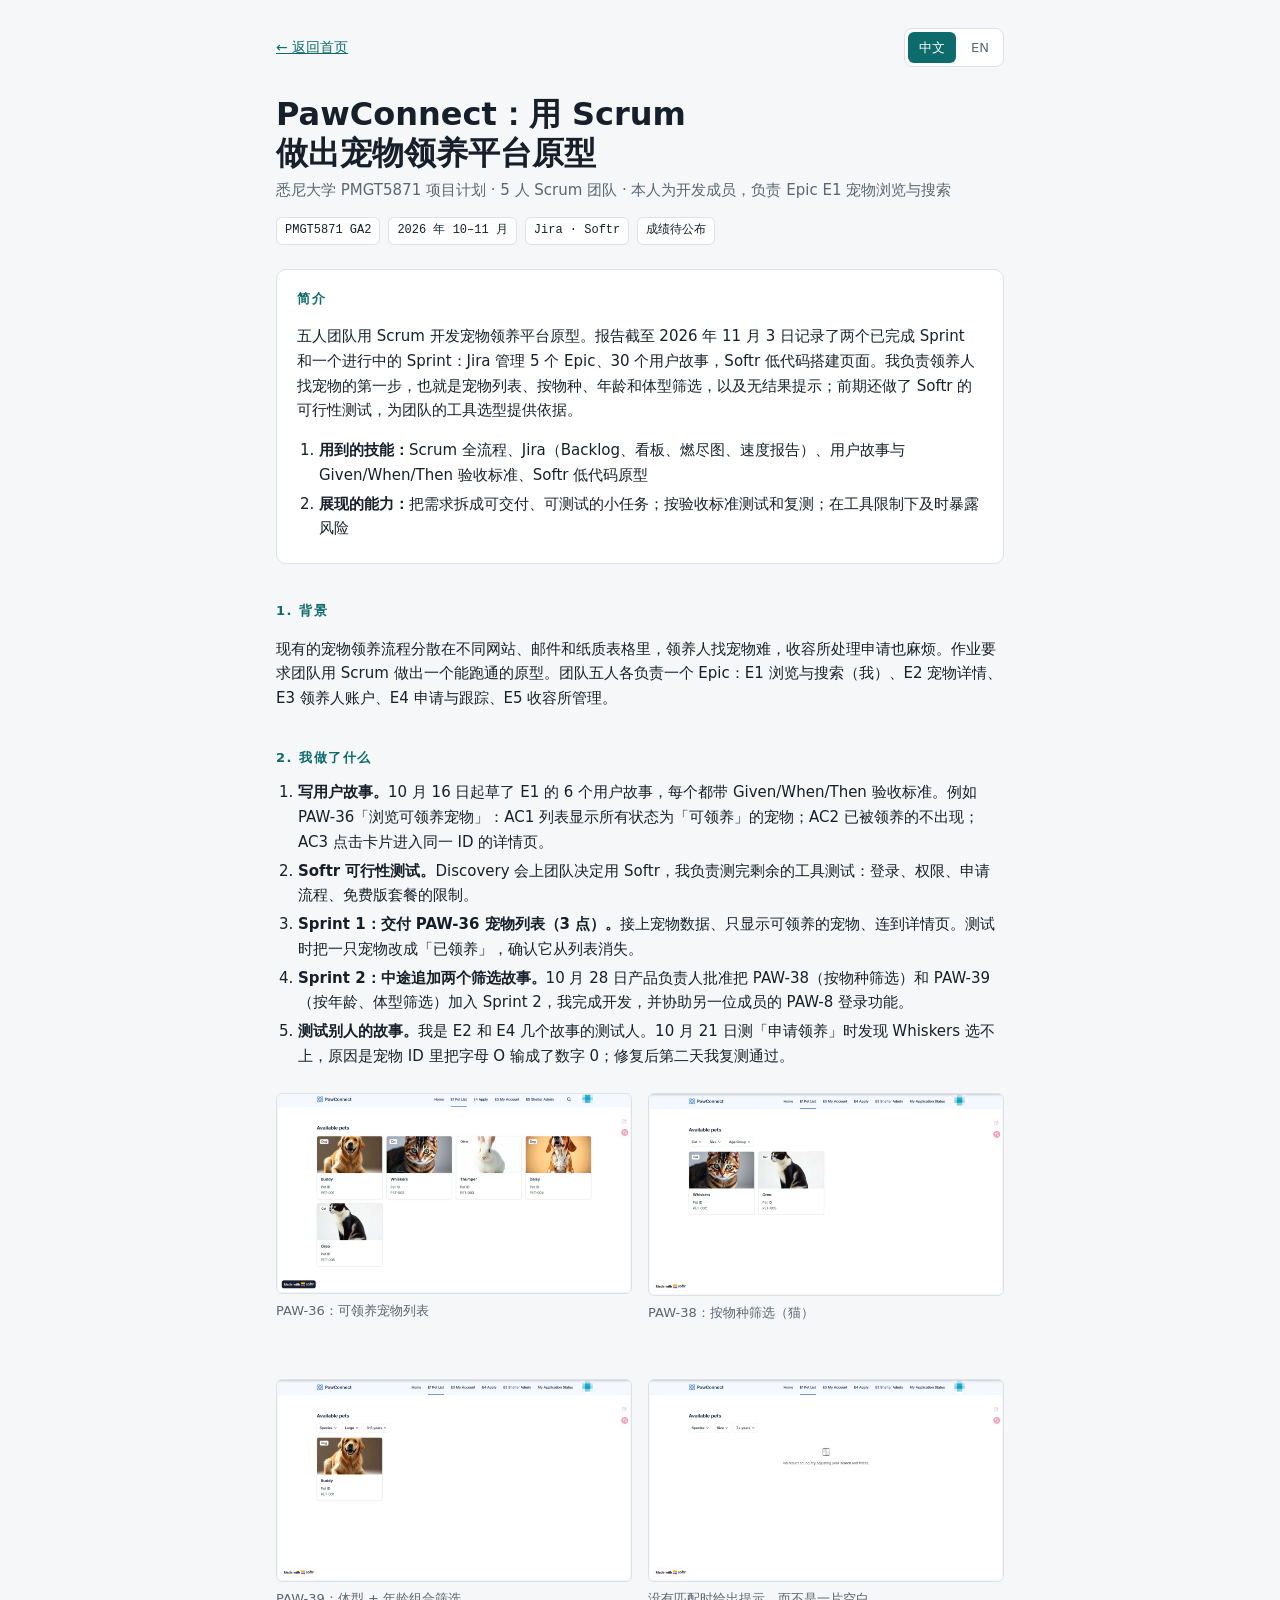
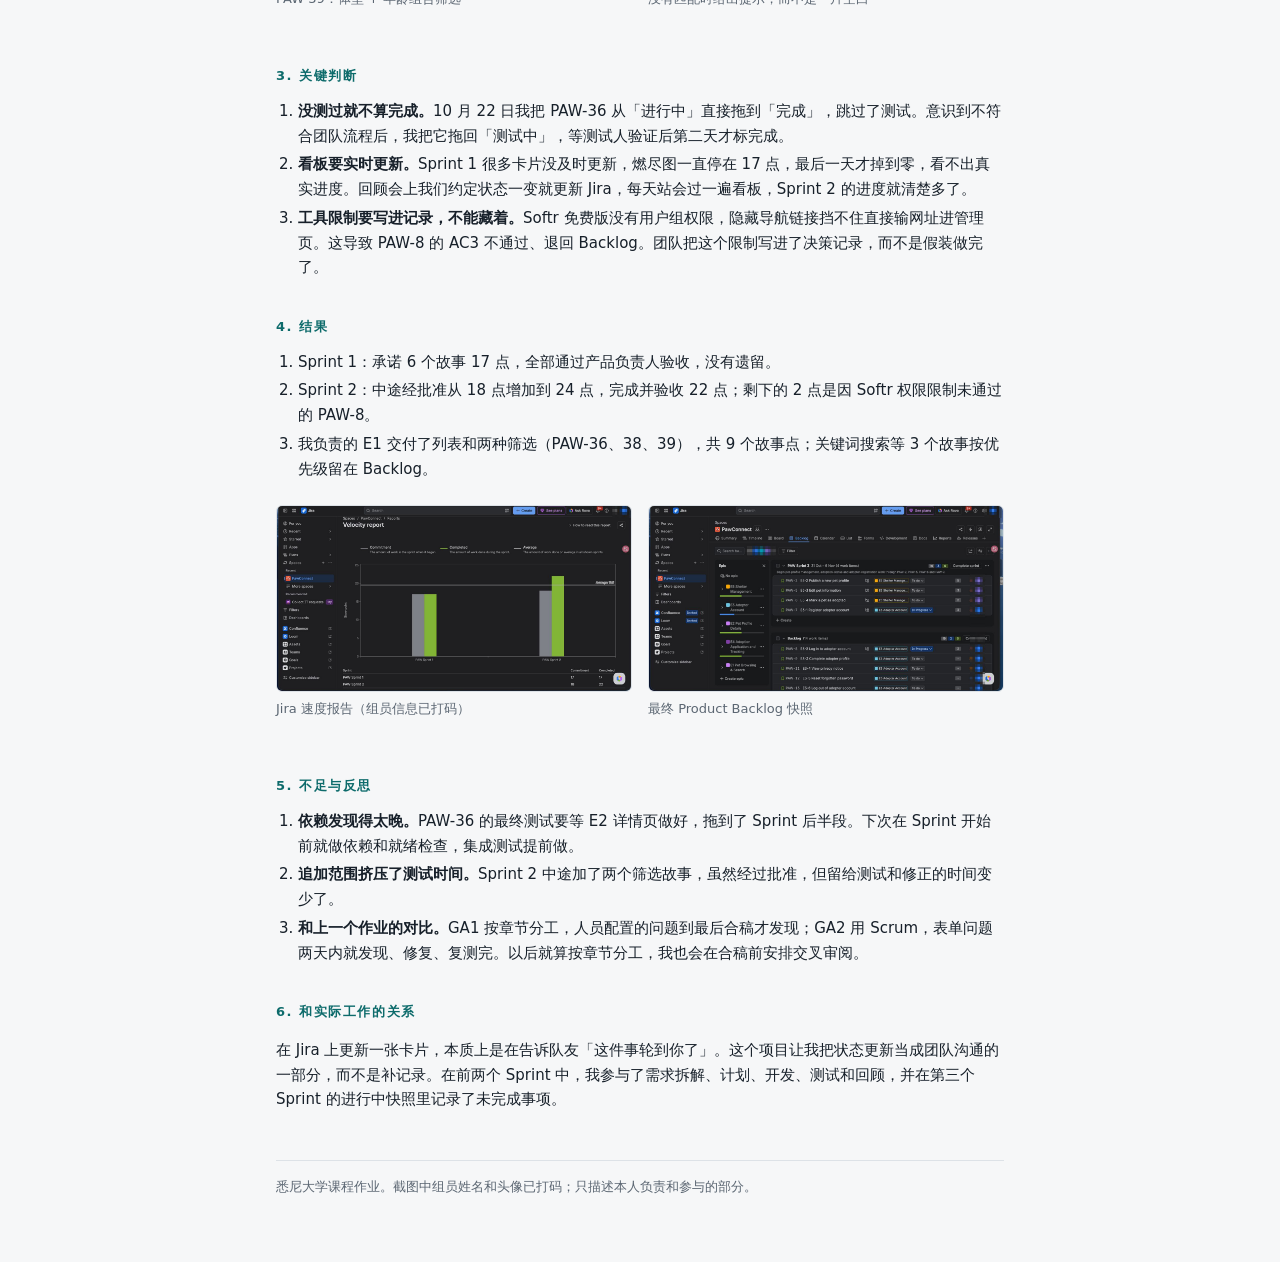
<file: work/pawconnect.html>
<!DOCTYPE html>
<html lang="zh-CN" data-lang="zh">
<head>
<meta charset="utf-8">
<meta name="viewport" content="width=device-width, initial-scale=1">
<title>PawConnect 敏捷开发｜孙祥 Xiang Sun</title>
<meta name="description" content="PawConnect 宠物领养平台原型，Scrum 三个 Sprint，悉尼大学 PMGT5871，本人负责 Epic E1。">
<link rel="stylesheet" href="page.css">
</head>
<body>
<div class="wrap">
<div class="top">
  <a href="../index.html"><span lang-block="zh">← 返回首页</span><span lang-block="en">← Back to portfolio</span></a>
  <div class="langs" role="group" aria-label="Language"><button data-l="zh" aria-pressed="true">中文</button><button data-l="en" aria-pressed="false">EN</button></div>
</div>

<h1><span lang-block="zh">PawConnect：用 Scrum 做出宠物领养平台原型</span><span lang-block="en">PawConnect: a Pet-Adoption Prototype Built with Scrum</span></h1>
<p class="sub"><span lang-block="zh">悉尼大学 PMGT5871 项目计划 · 5 人 Scrum 团队 · 本人为开发成员，负责 Epic E1 宠物浏览与搜索</span><span lang-block="en">University of Sydney, PMGT5871 Project Planning · five-person Scrum team · I was a developer and owned Epic E1, pet browsing and search</span></p>
<div class="facts">
  <span>PMGT5871 GA2</span>
  <span><span lang-block="zh">2026 年 10–11 月</span><span lang-block="en">Oct–Nov 2026</span></span>
  <span>Jira · Softr</span>
  <span><span lang-block="zh">成绩待公布</span><span lang-block="en">Mark pending</span></span>
</div>

<div class="card">
  <h2><span lang-block="zh">简介</span><span lang-block="en">Summary</span></h2>
  <p lang-block="zh">五人团队用 Scrum 开发宠物领养平台原型。报告截至 2026 年 11 月 3 日记录了两个已完成 Sprint 和一个进行中的 Sprint：Jira 管理 5 个 Epic、30 个用户故事，Softr 低代码搭建页面。我负责领养人找宠物的第一步，也就是宠物列表、按物种、年龄和体型筛选，以及无结果提示；前期还做了 Softr 的可行性测试，为团队的工具选型提供依据。</p>
  <p lang-block="en">A five-person team used Scrum to build a pet-adoption prototype. At the report cutoff on 3 November 2026, two sprints were complete and a third was ongoing: 5 Epics and 30 user stories in Jira, pages built in Softr. I owned the adopter's first step: the pet list, filters by species, age and size, and the no-results message. Early on I ran the Softr feasibility tests that informed the team's tool choice.</p>
  <ol lang-block="zh">
    <li><b>用到的技能：</b>Scrum 全流程、Jira（Backlog、看板、燃尽图、速度报告）、用户故事与 Given/When/Then 验收标准、Softr 低代码原型</li>
    <li><b>展现的能力：</b>把需求拆成可交付、可测试的小任务；按验收标准测试和复测；在工具限制下及时暴露风险</li>
  </ol>
  <ol lang-block="en">
    <li><b>Skills:</b> end-to-end Scrum, Jira (backlog, board, burndown, velocity), user stories with Given/When/Then acceptance criteria, Softr no-code prototyping</li>
    <li><b>Shows:</b> breaking requirements into small testable deliverables, testing and retesting against acceptance criteria, surfacing tool risks early</li>
  </ol>
</div>

<h2><span lang-block="zh">1. 背景</span><span lang-block="en">1. Context</span></h2>
<p lang-block="zh">现有的宠物领养流程分散在不同网站、邮件和纸质表格里，领养人找宠物难，收容所处理申请也麻烦。作业要求团队用 Scrum 做出一个能跑通的原型。团队五人各负责一个 Epic：E1 浏览与搜索（我）、E2 宠物详情、E3 领养人账户、E4 申请与跟踪、E5 收容所管理。</p>
<p lang-block="en">Pet adoption is often spread across websites, emails and paper forms, making it hard for adopters to find pets and for shelters to process applications. The brief was to deliver a working prototype using Scrum. Each of five members owned an Epic: E1 browsing and search (me), E2 pet details, E3 adopter accounts, E4 applications, E5 shelter management.</p>

<h2><span lang-block="zh">2. 我做了什么</span><span lang-block="en">2. What I did</span></h2>
<ol lang-block="zh">
  <li><b>写用户故事。</b>10 月 16 日起草了 E1 的 6 个用户故事，每个都带 Given/When/Then 验收标准。例如 PAW-36「浏览可领养宠物」：AC1 列表显示所有状态为「可领养」的宠物；AC2 已被领养的不出现；AC3 点击卡片进入同一 ID 的详情页。</li>
  <li><b>Softr 可行性测试。</b>Discovery 会上团队决定用 Softr，我负责测完剩余的工具测试：登录、权限、申请流程、免费版套餐的限制。</li>
  <li><b>Sprint 1：交付 PAW-36 宠物列表（3 点）。</b>接上宠物数据、只显示可领养的宠物、连到详情页。测试时把一只宠物改成「已领养」，确认它从列表消失。</li>
  <li><b>Sprint 2：中途追加两个筛选故事。</b>10 月 28 日产品负责人批准把 PAW-38（按物种筛选）和 PAW-39（按年龄、体型筛选）加入 Sprint 2，我完成开发，并协助另一位成员的 PAW-8 登录功能。</li>
  <li><b>测试别人的故事。</b>我是 E2 和 E4 几个故事的测试人。10 月 21 日测「申请领养」时发现 Whiskers 选不上，原因是宠物 ID 里把字母 O 输成了数字 0；修复后第二天我复测通过。</li>
</ol>
<ol lang-block="en">
  <li><b>User stories.</b> On 16 October I drafted six E1 stories with Given/When/Then criteria, e.g. PAW-36 "Browse available pets": AC1 list every Available pet; AC2 hide Adopted pets; AC3 a card opens the matching detail page.</li>
  <li><b>Softr feasibility.</b> After Discovery chose Softr, I completed the remaining tests: logins, permissions, application flow and Free-plan limits.</li>
  <li><b>Sprint 1: PAW-36 pet list (3 points).</b> Connected pet data, showed only Available pets, linked to details. I verified that a pet marked Adopted disappeared.</li>
  <li><b>Sprint 2: two filter stories added mid-sprint.</b> On 28 October the Product Owner approved adding PAW-38 (species) and PAW-39 (age and size); I built both and supported a teammate's PAW-8 login story.</li>
  <li><b>Testing others' work.</b> As tester for E2 and E4 stories, on 21 October I found Whiskers could not be selected in the application form: the pet ID had a zero instead of the letter O. After the fix I retested and passed it the next day.</li>
</ol>

<div class="gallery">
  <figure><img src="img/paw-list.jpg" alt="PawConnect 宠物列表页，显示 5 只可领养宠物" width="1400" height="788" loading="lazy"><figcaption><span lang-block="zh">PAW-36：可领养宠物列表</span><span lang-block="en">PAW-36: available pets list</span></figcaption></figure>
  <figure><img src="img/paw-filter-species.jpg" alt="按物种筛选为猫，只显示两只猫" width="1400" height="795" loading="lazy"><figcaption><span lang-block="zh">PAW-38：按物种筛选（猫）</span><span lang-block="en">PAW-38: filter by species (cat)</span></figcaption></figure>
  <figure><img src="img/paw-filter-age-size.jpg" alt="按体型大型、年龄 3–6 岁筛选，只剩 Buddy" width="1400" height="795" loading="lazy"><figcaption><span lang-block="zh">PAW-39：体型 + 年龄组合筛选</span><span lang-block="en">PAW-39: combined size and age filter</span></figcaption></figure>
  <figure><img src="img/paw-no-match.jpg" alt="7 岁以上无匹配，显示无结果提示" width="1400" height="795" loading="lazy"><figcaption><span lang-block="zh">没有匹配时给出提示，而不是一片空白</span><span lang-block="en">A clear message when nothing matches</span></figcaption></figure>
</div>

<h2><span lang-block="zh">3. 关键判断</span><span lang-block="en">3. Key judgements</span></h2>
<ol lang-block="zh">
  <li><b>没测过就不算完成。</b>10 月 22 日我把 PAW-36 从「进行中」直接拖到「完成」，跳过了测试。意识到不符合团队流程后，我把它拖回「测试中」，等测试人验证后第二天才标完成。</li>
  <li><b>看板要实时更新。</b>Sprint 1 很多卡片没及时更新，燃尽图一直停在 17 点，最后一天才掉到零，看不出真实进度。回顾会上我们约定状态一变就更新 Jira，每天站会过一遍看板，Sprint 2 的进度就清楚多了。</li>
  <li><b>工具限制要写进记录，不能藏着。</b>Softr 免费版没有用户组权限，隐藏导航链接挡不住直接输网址进管理页。这导致 PAW-8 的 AC3 不通过、退回 Backlog。团队把这个限制写进了决策记录，而不是假装做完了。</li>
</ol>
<ol lang-block="en">
  <li><b>Not tested means not done.</b> On 22 October I moved PAW-36 straight from In Progress to Done, skipping testing. Realising it broke our workflow, I moved it back to Testing; it was marked Done the next day after the tester verified it.</li>
  <li><b>The board must be live.</b> In Sprint 1 many cards lagged, so burndown sat at 17 points until the last day. At the retrospective we agreed to update Jira on every status change and review the board at each stand-up; Sprint 2 was far easier to track.</li>
  <li><b>Record tool limits openly.</b> Softr Free has no user groups, so hiding a link cannot stop someone typing the admin URL. That failed PAW-8 AC3 and sent it back to the backlog. The team recorded the limitation in the decision log instead of claiming it was done.</li>
</ol>

<h2><span lang-block="zh">4. 结果</span><span lang-block="en">4. Results</span></h2>
<ol lang-block="zh">
  <li>Sprint 1：承诺 6 个故事 17 点，全部通过产品负责人验收，没有遗留。</li>
  <li>Sprint 2：中途经批准从 18 点增加到 24 点，完成并验收 22 点；剩下的 2 点是因 Softr 权限限制未通过的 PAW-8。</li>
  <li>我负责的 E1 交付了列表和两种筛选（PAW-36、38、39），共 9 个故事点；关键词搜索等 3 个故事按优先级留在 Backlog。</li>
</ol>
<ol lang-block="en">
  <li>Sprint 1: 6 stories, 17 points committed; all accepted by the Product Owner with no carry-over.</li>
  <li>Sprint 2: scope raised from 18 to 24 points with approval; 22 points accepted. The remaining 2 were PAW-8, failed by the Softr permission limit.</li>
  <li>My E1 delivered the list and two filters (PAW-36, 38, 39), 9 points in total; keyword search and two others stayed in the backlog by priority.</li>
</ol>
<div class="gallery">
  <figure><img src="img/paw-velocity.jpg" alt="Jira 速度报告：Sprint 1 承诺 17 完成 17，Sprint 2 承诺 18 完成 22" width="1400" height="730" loading="lazy"><figcaption><span lang-block="zh">Jira 速度报告（组员信息已打码）</span><span lang-block="en">Jira velocity report (teammate details masked)</span></figcaption></figure>
  <figure><img src="img/paw-backlog.jpg" alt="Jira Product Backlog 和 Sprint 3 范围" width="1400" height="730" loading="lazy"><figcaption><span lang-block="zh">最终 Product Backlog 快照</span><span lang-block="en">Final product backlog snapshot</span></figcaption></figure>
</div>

<h2><span lang-block="zh">5. 不足与反思</span><span lang-block="en">5. Limits and reflection</span></h2>
<ol lang-block="zh">
  <li><b>依赖发现得太晚。</b>PAW-36 的最终测试要等 E2 详情页做好，拖到了 Sprint 后半段。下次在 Sprint 开始前就做依赖和就绪检查，集成测试提前做。</li>
  <li><b>追加范围挤压了测试时间。</b>Sprint 2 中途加了两个筛选故事，虽然经过批准，但留给测试和修正的时间变少了。</li>
  <li><b>和上一个作业的对比。</b>GA1 按章节分工，人员配置的问题到最后合稿才发现；GA2 用 Scrum，表单问题两天内就发现、修复、复测完。以后就算按章节分工，我也会在合稿前安排交叉审阅。</li>
</ol>
<ol lang-block="en">
  <li><b>Dependencies surfaced late.</b> PAW-36's final test waited on the E2 detail page. Next time: dependency and readiness checks before the sprint, and earlier integration testing.</li>
  <li><b>Added scope squeezed testing.</b> The two approved mid-sprint stories left less time for testing and fixes.</li>
  <li><b>Contrast with the previous assignment.</b> In GA1, split by section, a staffing gap only appeared at final merge; in GA2 the form defect was found, fixed and retested within two days. Even when work is split by section, I now schedule a cross-review before merging.</li>
</ol>

<h2><span lang-block="zh">6. 和实际工作的关系</span><span lang-block="en">6. Why it matters in practice</span></h2>
<p lang-block="zh">在 Jira 上更新一张卡片，本质上是在告诉队友「这件事轮到你了」。这个项目让我把状态更新当成团队沟通的一部分，而不是补记录。在前两个 Sprint 中，我参与了需求拆解、计划、开发、测试和回顾，并在第三个 Sprint 的进行中快照里记录了未完成事项。</p>
<p lang-block="en">Updating a Jira card is really telling teammates "this is now yours". The project taught me to treat status updates as team communication, not paperwork. Across the first two sprints I participated in requirements, planning, implementation, testing and retrospectives, with remaining work recorded in the third sprint’s ongoing snapshot.</p>

<footer><span lang-block="zh">悉尼大学课程作业。截图中组员姓名和头像已打码；只描述本人负责和参与的部分。</span><span lang-block="en">University of Sydney coursework. Teammates' names and avatars are masked in screenshots; only my own work is described.</span></footer>
</div>
<script src="page.js"></script>
</body>
</html>
</file>
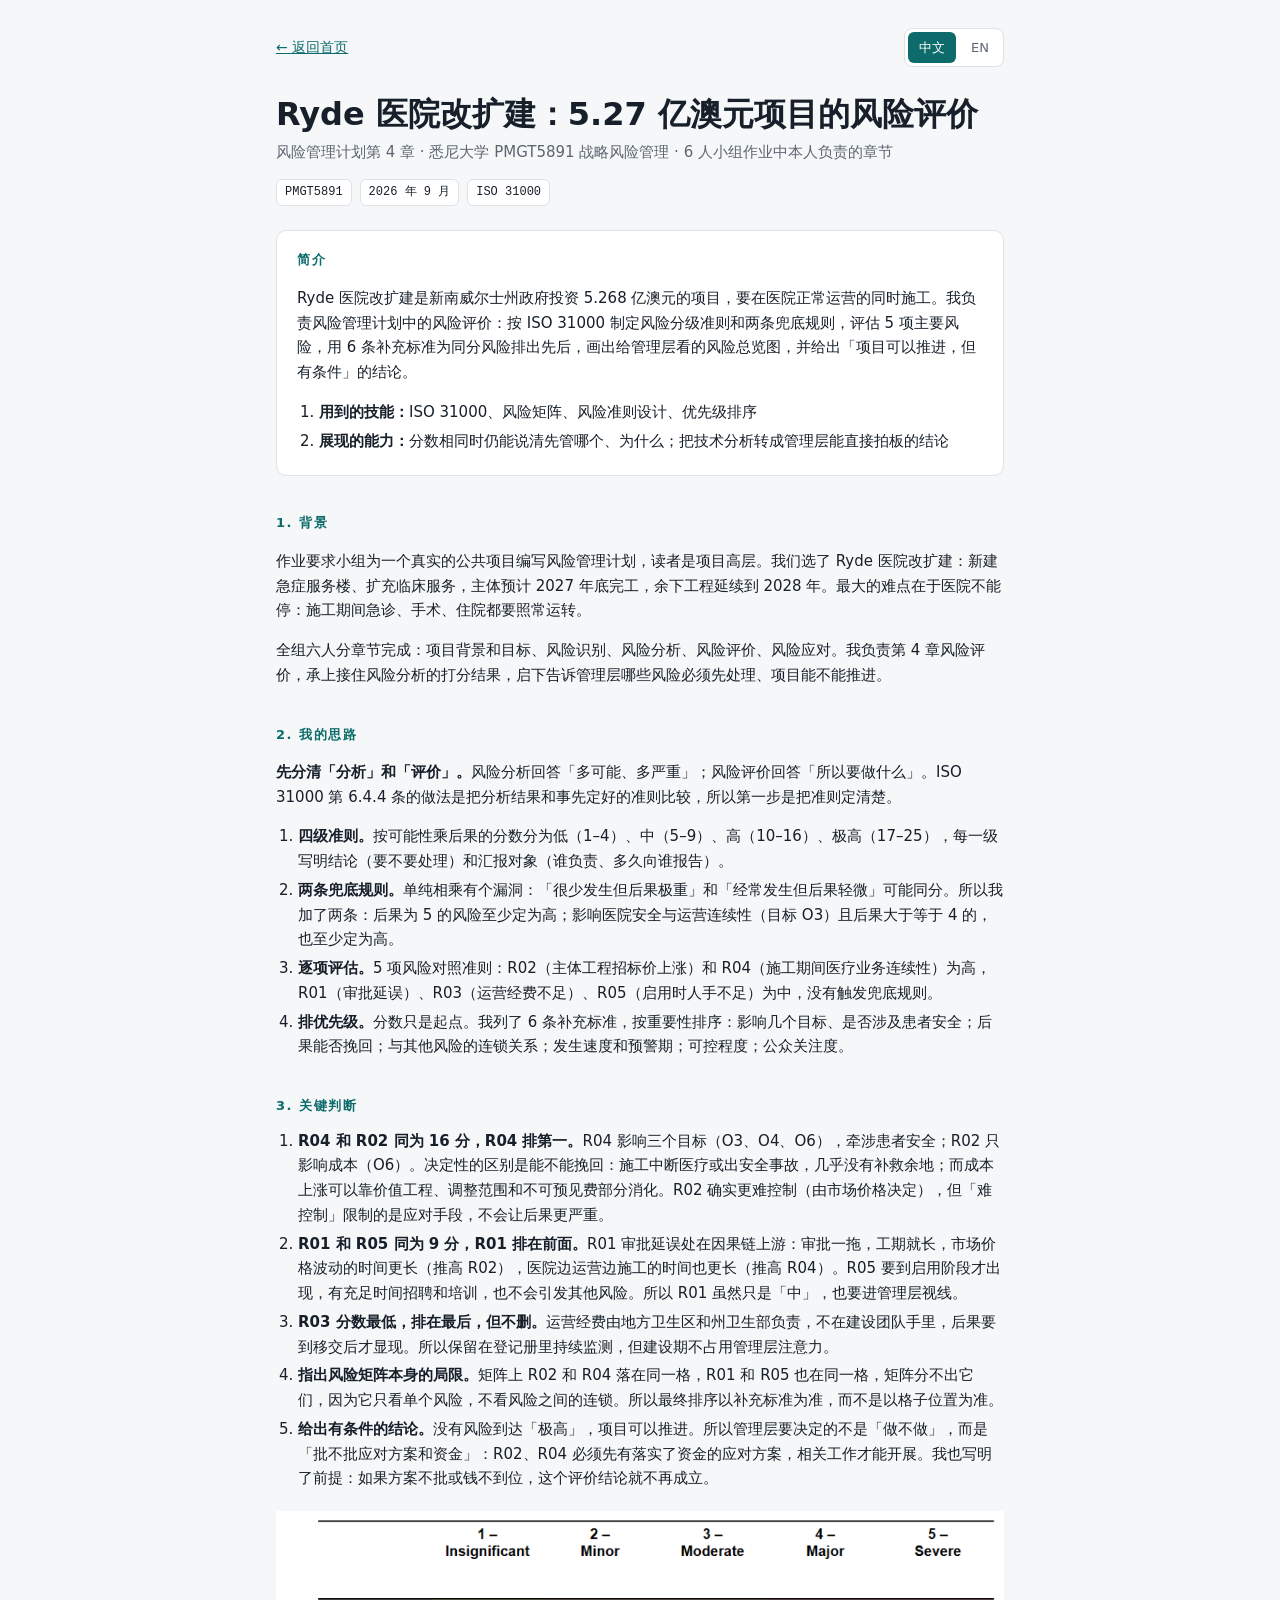
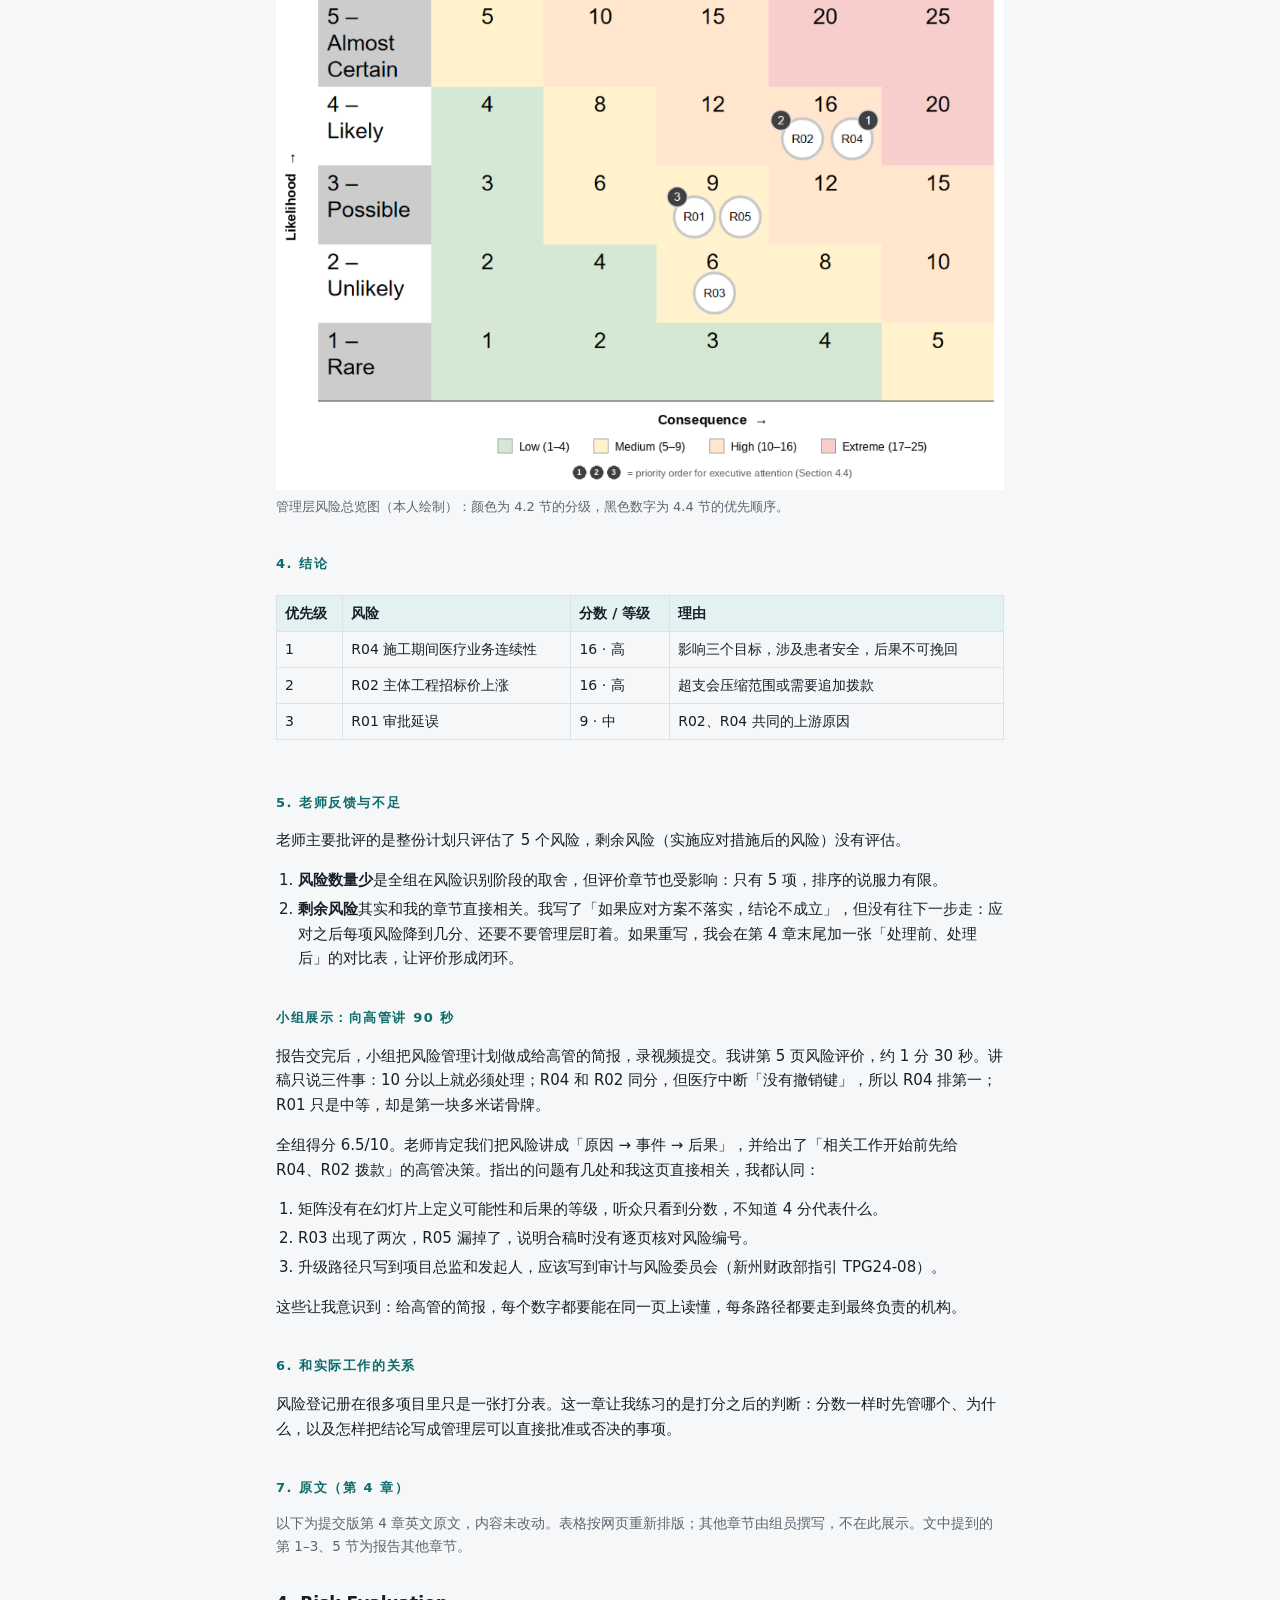
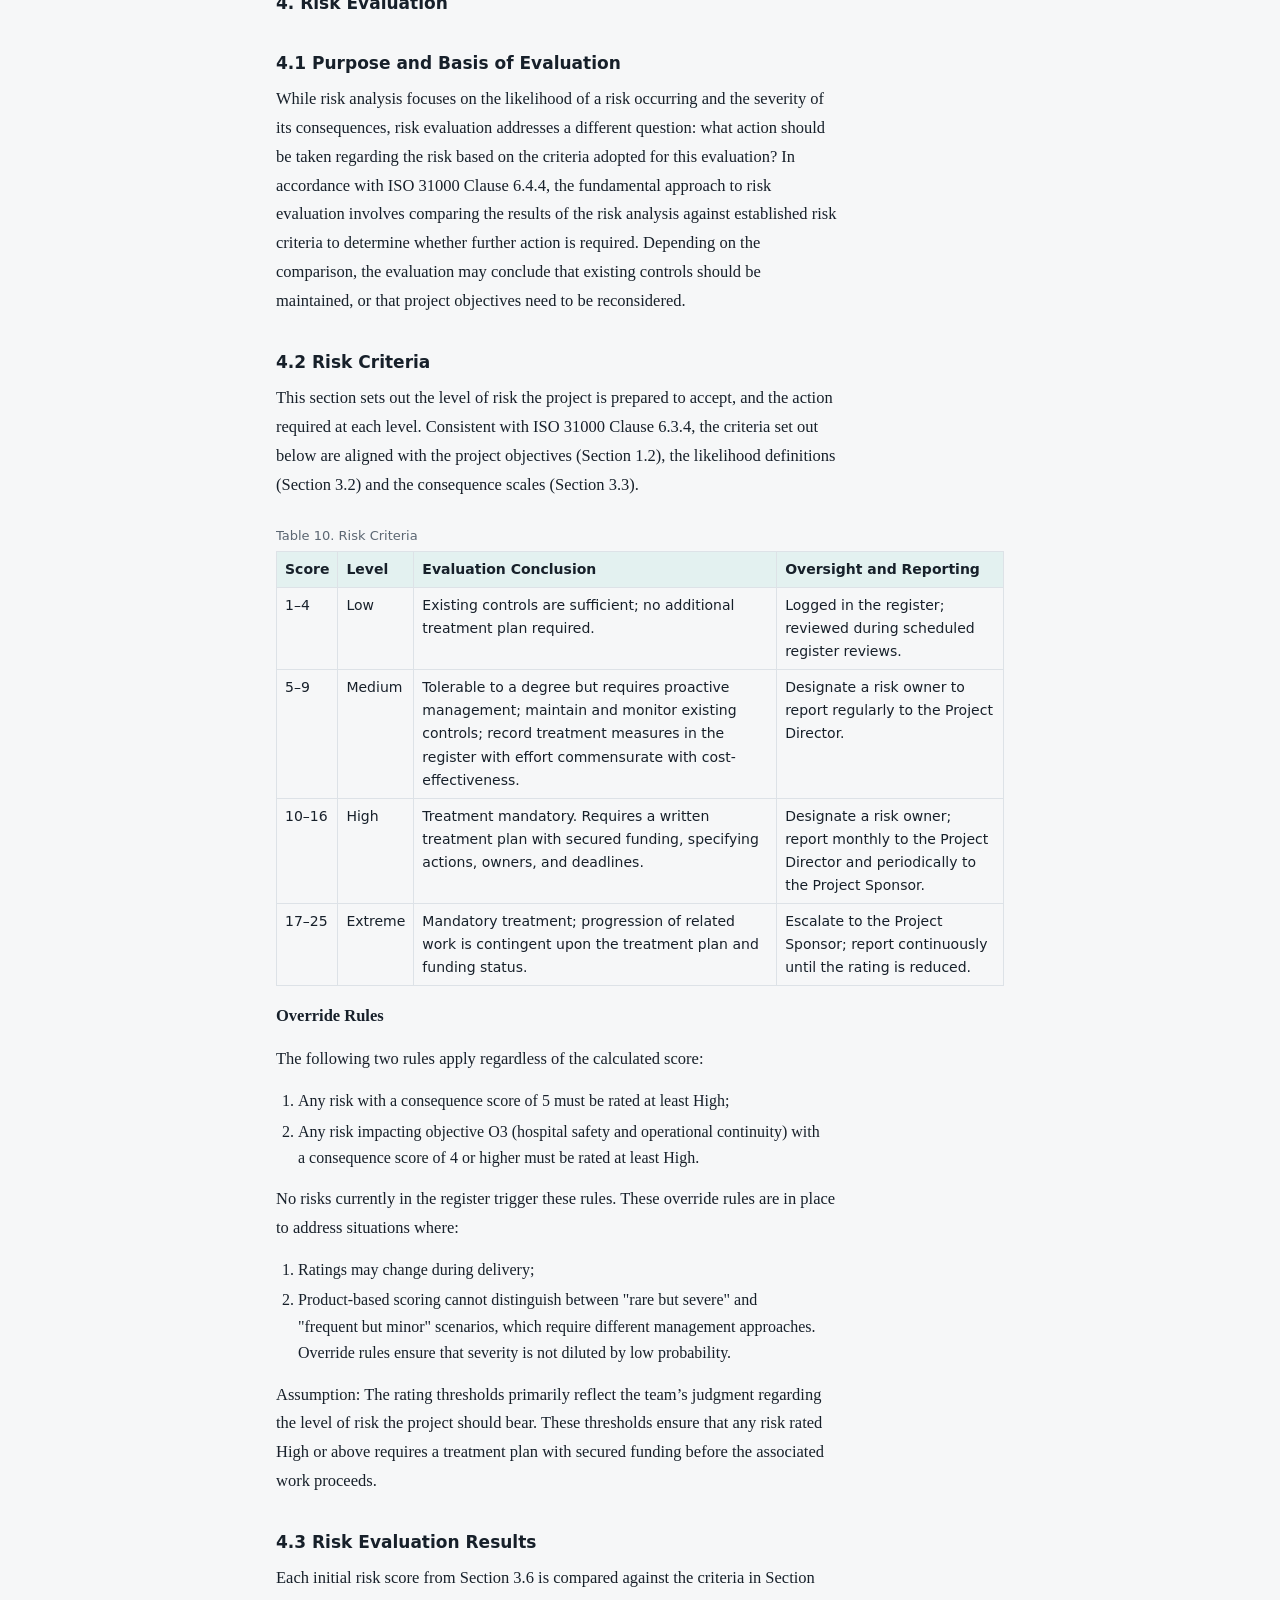
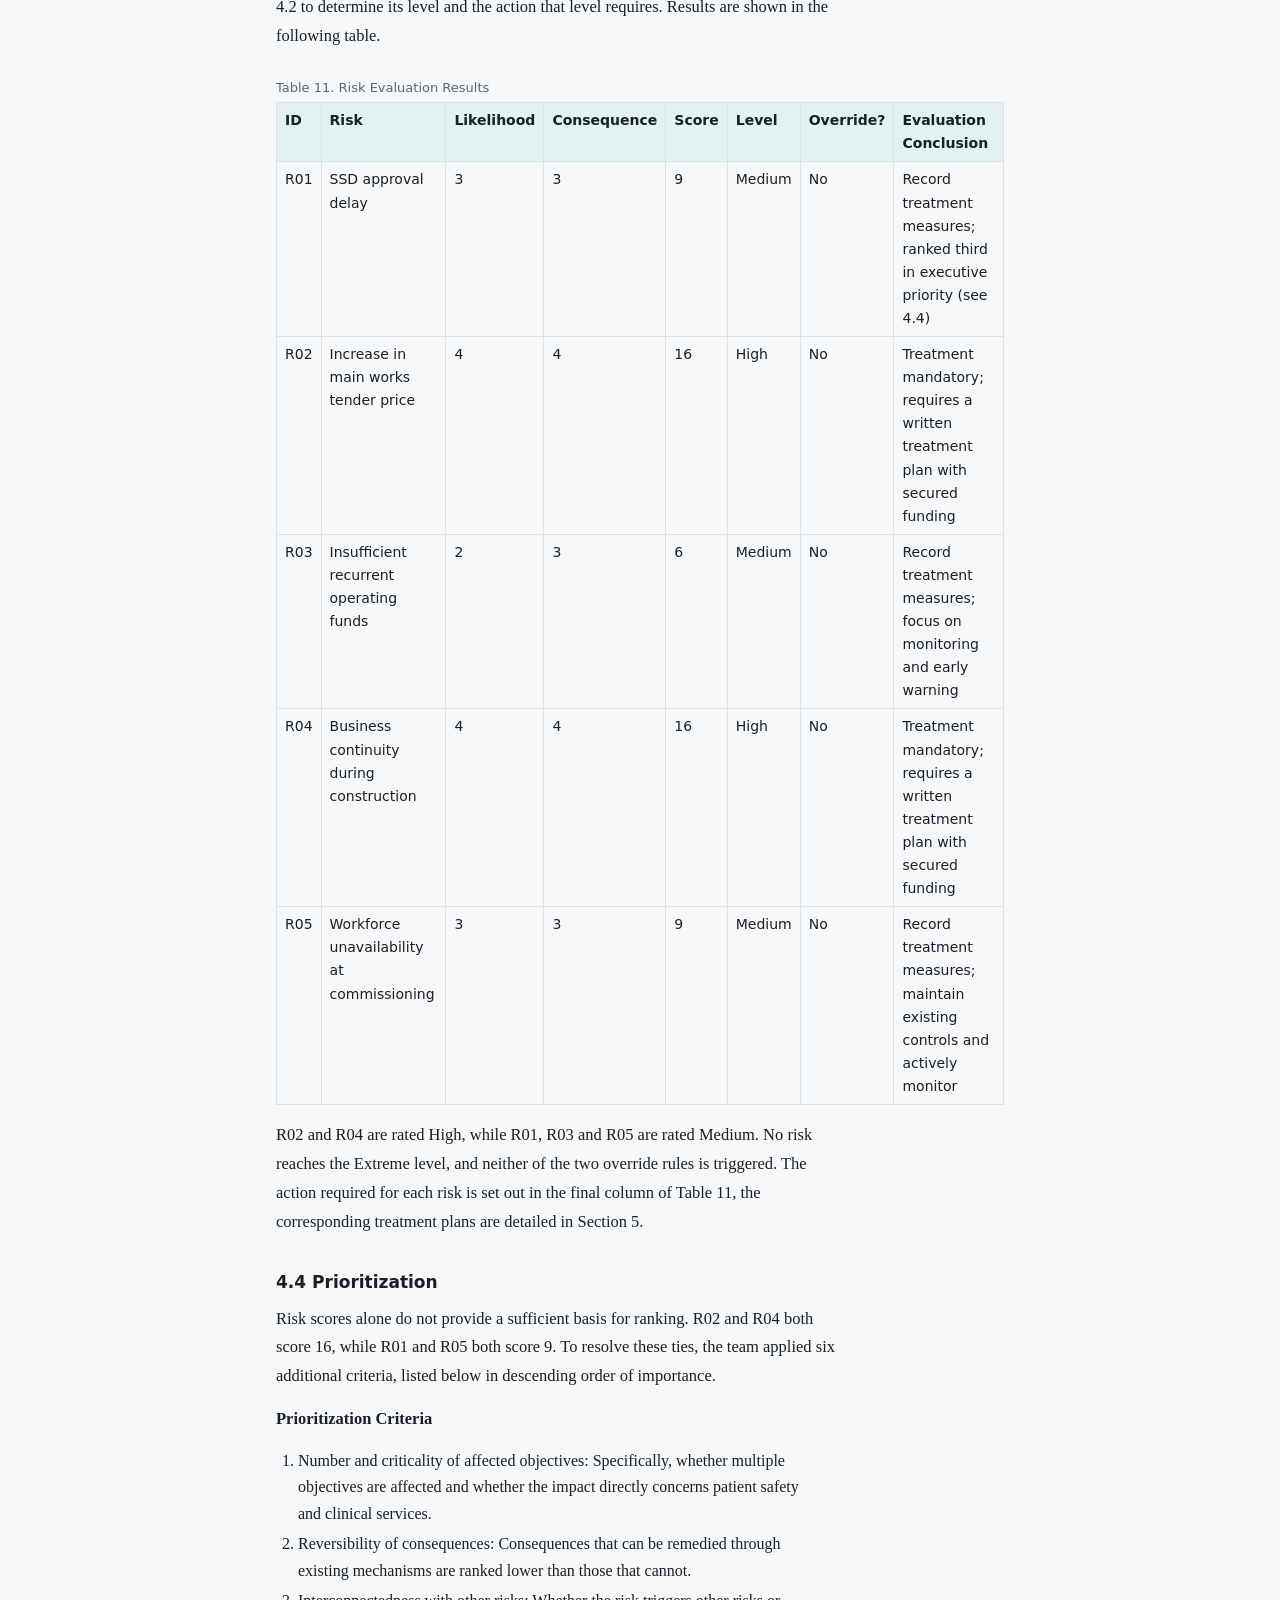
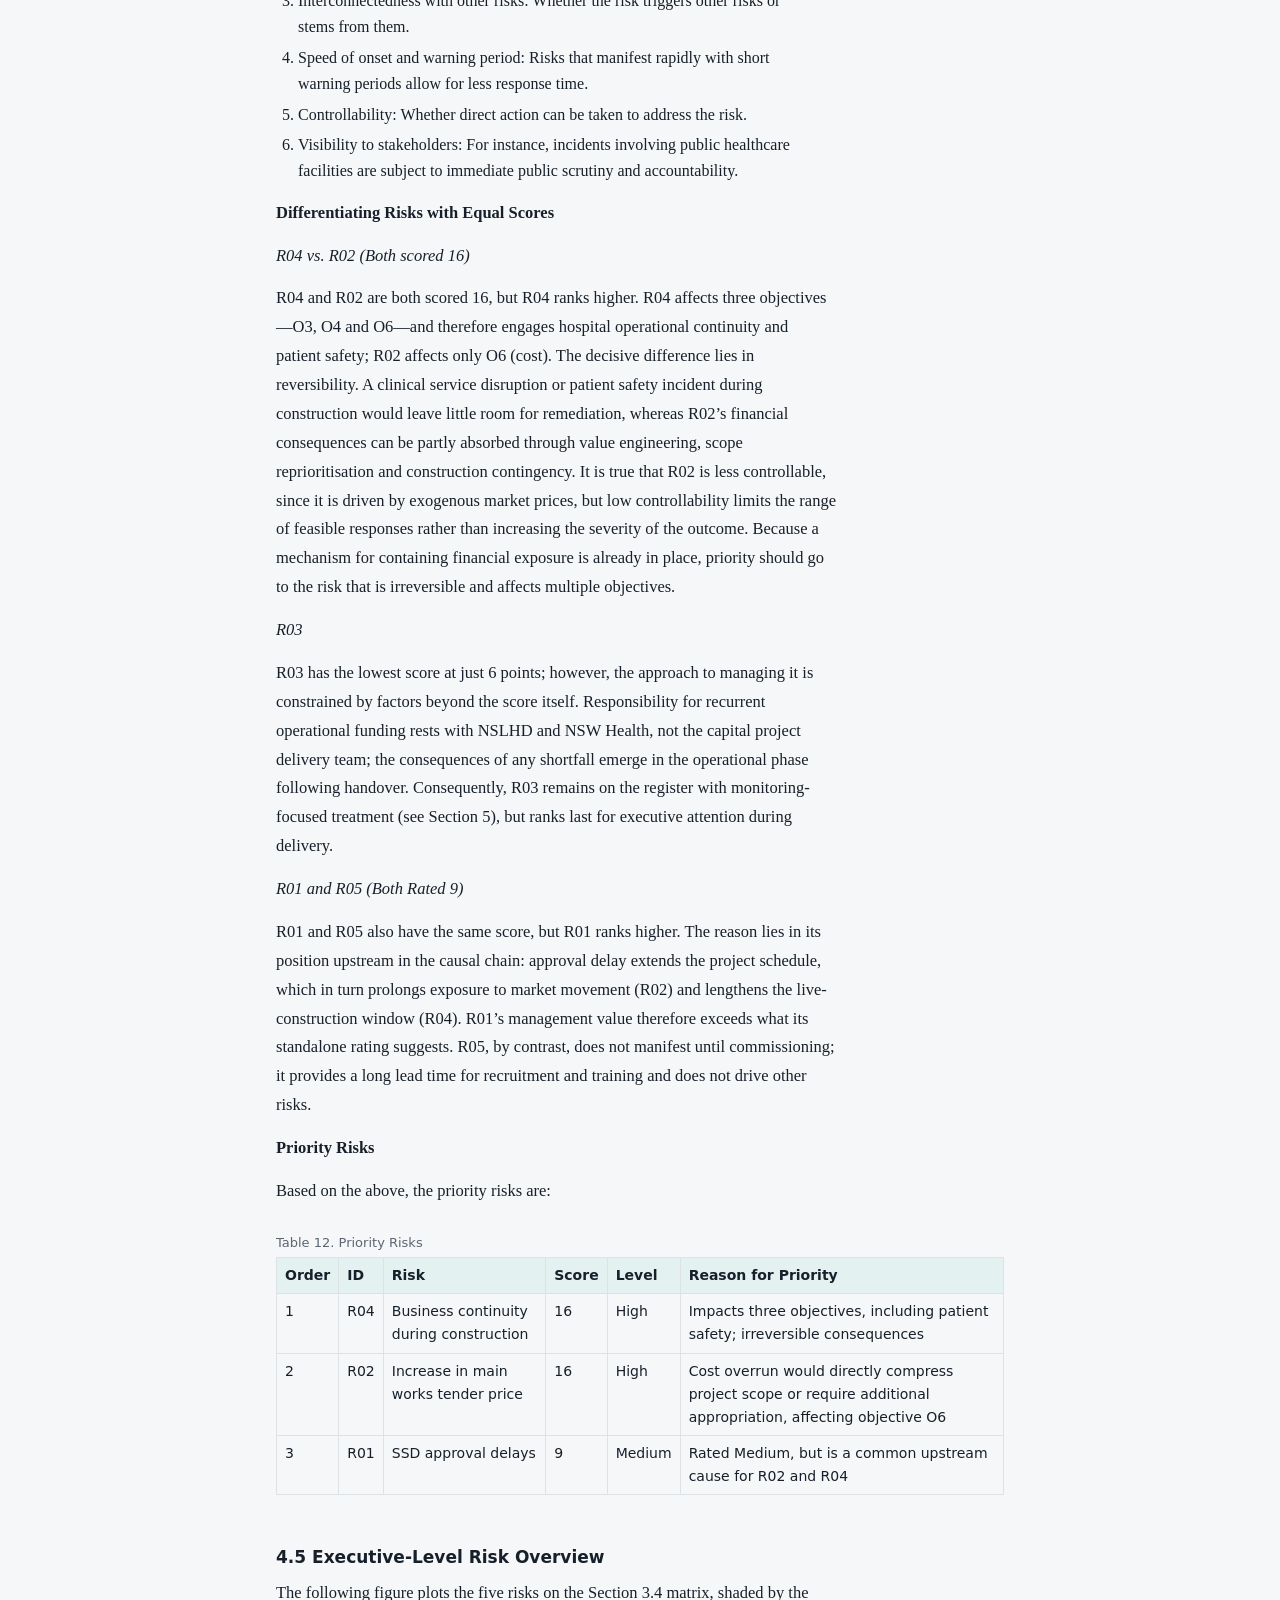
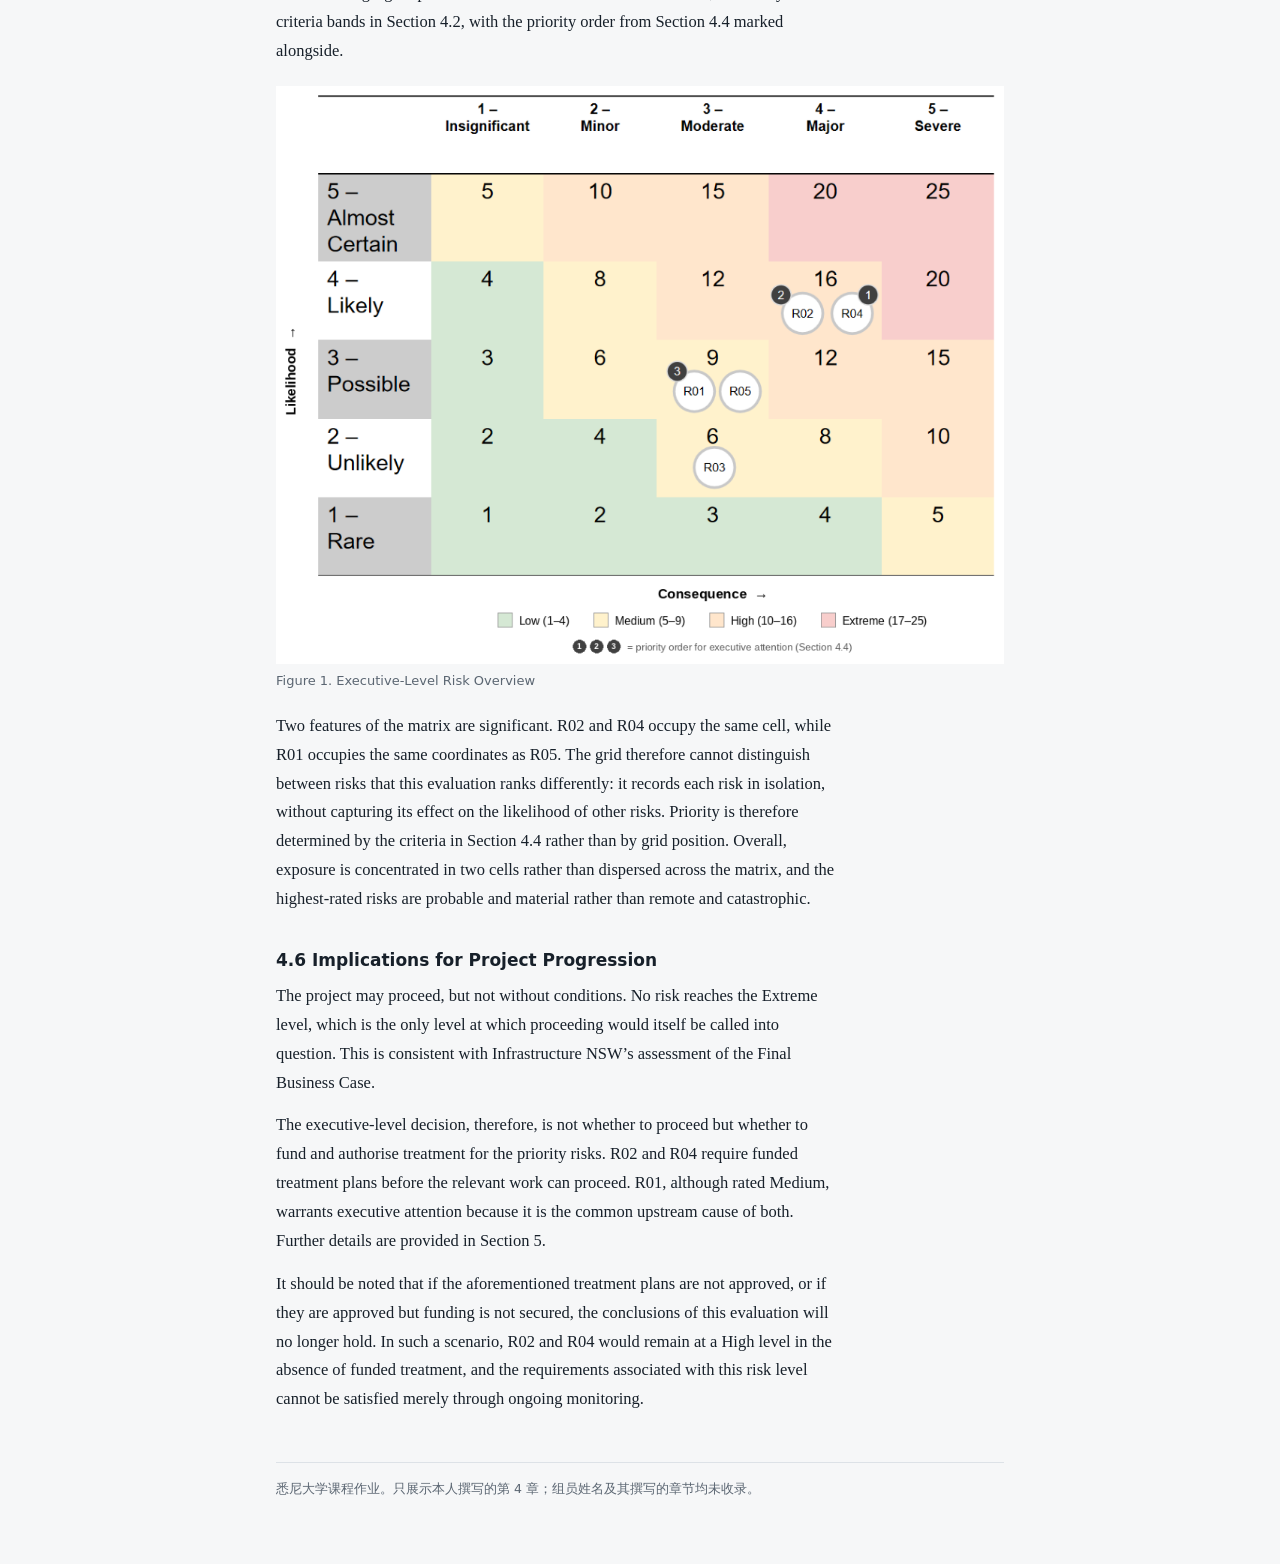
<file: work/ryde-risk-evaluation.html>
<!DOCTYPE html>
<html lang="zh-CN" data-lang="zh">
<head>
<meta charset="utf-8">
<meta name="viewport" content="width=device-width, initial-scale=1">
<title>Ryde 医院风险评价｜孙祥 Xiang Sun</title>
<meta name="description" content="Ryde 医院改扩建项目风险管理计划第 4 章风险评价，悉尼大学 PMGT5891，本人负责章节。">
<link rel="stylesheet" href="page.css">
</head>
<body>
<div class="wrap">
<div class="top">
  <a href="../index.html"><span lang-block="zh">← 返回首页</span><span lang-block="en">← Back to portfolio</span></a>
  <div class="langs" role="group" aria-label="Language"><button data-l="zh" aria-pressed="true">中文</button><button data-l="en" aria-pressed="false">EN</button></div>
</div>

<h1><span lang-block="zh">Ryde 医院改扩建：5.27 亿澳元项目的风险评价</span><span lang-block="en">Ryde Hospital Redevelopment: Risk Evaluation</span></h1>
<p class="sub"><span lang-block="zh">风险管理计划第 4 章 · 悉尼大学 PMGT5891 战略风险管理 · 6 人小组作业中本人负责的章节</span><span lang-block="en">Chapter 4 of a risk management plan · University of Sydney, PMGT5891 Strategic Risk Management · my chapter in a six-person group report</span></p>
<div class="facts">
  <span>PMGT5891</span>
  <span><span lang-block="zh">2026 年 9 月</span><span lang-block="en">Sep 2026</span></span>
  <span>ISO 31000</span>
</div>

<div class="card">
  <h2><span lang-block="zh">简介</span><span lang-block="en">Summary</span></h2>
  <p lang-block="zh">Ryde 医院改扩建是新南威尔士州政府投资 5.268 亿澳元的项目，要在医院正常运营的同时施工。我负责风险管理计划中的风险评价：按 ISO 31000 制定风险分级准则和两条兜底规则，评估 5 项主要风险，用 6 条补充标准为同分风险排出先后，画出给管理层看的风险总览图，并给出「项目可以推进，但有条件」的结论。</p>
  <p lang-block="en">Ryde Hospital Redevelopment is a AUD 526.8m NSW Government project built while the hospital stays open. I wrote the risk evaluation: risk criteria and two override rules under ISO 31000, evaluation of five key risks, six tie-break criteria to rank equal scores, an executive risk overview, and the conclusion that the project may proceed only on conditions.</p>
  <ol lang-block="zh">
    <li><b>用到的技能：</b>ISO 31000、风险矩阵、风险准则设计、优先级排序</li>
    <li><b>展现的能力：</b>分数相同时仍能说清先管哪个、为什么；把技术分析转成管理层能直接拍板的结论</li>
  </ol>
  <ol lang-block="en">
    <li><b>Skills:</b> ISO 31000, risk matrix, risk criteria design, prioritisation</li>
    <li><b>Shows:</b> explaining what to tackle first when scores tie, and turning analysis into decisions executives can act on</li>
  </ol>
</div>

<h2><span lang-block="zh">1. 背景</span><span lang-block="en">1. Context</span></h2>
<div lang-block="zh">
  <p>作业要求小组为一个真实的公共项目编写风险管理计划，读者是项目高层。我们选了 Ryde 医院改扩建：新建急症服务楼、扩充临床服务，主体预计 2027 年底完工，余下工程延续到 2028 年。最大的难点在于医院不能停：施工期间急诊、手术、住院都要照常运转。</p>
  <p>全组六人分章节完成：项目背景和目标、风险识别、风险分析、风险评价、风险应对。我负责第 4 章风险评价，承上接住风险分析的打分结果，启下告诉管理层哪些风险必须先处理、项目能不能推进。</p>
</div>
<div lang-block="en">
  <p>The group wrote a risk management plan for a real public project, addressed to senior executives. We chose Ryde Hospital Redevelopment: a new Acute Services Building and expanded clinical services, with the main building due in late 2027 and remaining works into 2028. The hard constraint is that the hospital cannot close: emergency, surgery and inpatient care must keep running throughout.</p>
  <p>Six members each wrote chapters: context and objectives, identification, analysis, evaluation and treatment. I wrote Chapter 4, which takes the analysis scores and tells executives which risks must be handled first and whether the project can proceed.</p>
</div>

<h2><span lang-block="zh">2. 我的思路</span><span lang-block="en">2. How I approached it</span></h2>
<div lang-block="zh">
  <p><b>先分清「分析」和「评价」。</b>风险分析回答「多可能、多严重」；风险评价回答「所以要做什么」。ISO 31000 第 6.4.4 条的做法是把分析结果和事先定好的准则比较，所以第一步是把准则定清楚。</p>
  <ol>
    <li><b>四级准则。</b>按可能性乘后果的分数分为低（1–4）、中（5–9）、高（10–16）、极高（17–25），每一级写明结论（要不要处理）和汇报对象（谁负责、多久向谁报告）。</li>
    <li><b>两条兜底规则。</b>单纯相乘有个漏洞：「很少发生但后果极重」和「经常发生但后果轻微」可能同分。所以我加了两条：后果为 5 的风险至少定为高；影响医院安全与运营连续性（目标 O3）且后果大于等于 4 的，也至少定为高。</li>
    <li><b>逐项评估。</b>5 项风险对照准则：R02（主体工程招标价上涨）和 R04（施工期间医疗业务连续性）为高，R01（审批延误）、R03（运营经费不足）、R05（启用时人手不足）为中，没有触发兜底规则。</li>
    <li><b>排优先级。</b>分数只是起点。我列了 6 条补充标准，按重要性排序：影响几个目标、是否涉及患者安全；后果能否挽回；与其他风险的连锁关系；发生速度和预警期；可控程度；公众关注度。</li>
  </ol>
</div>
<div lang-block="en">
  <p><b>Separate analysis from evaluation.</b> Analysis asks how likely and how severe; evaluation asks what to do about it. ISO 31000 Clause 6.4.4 compares analysis results with predefined criteria, so the first job was to set those criteria clearly.</p>
  <ol>
    <li><b>Four levels.</b> Likelihood × consequence gives Low (1–4), Medium (5–9), High (10–16) and Extreme (17–25), each with a required action and a reporting line.</li>
    <li><b>Two override rules.</b> Multiplying scores hides the difference between "rare but severe" and "frequent but minor". So any risk with consequence 5 is at least High, and any risk to hospital safety and continuity (objective O3) with consequence 4 or more is at least High.</li>
    <li><b>Evaluate each risk.</b> R02 (tender price increase) and R04 (business continuity during construction) are High; R01 (approval delay), R03 (recurrent operating funds) and R05 (workforce at commissioning) are Medium. No override is triggered.</li>
    <li><b>Prioritise.</b> Scores are only a starting point. Six criteria, in order: objectives affected and patient safety; reversibility; links to other risks; speed of onset; controllability; public visibility.</li>
  </ol>
</div>

<h2><span lang-block="zh">3. 关键判断</span><span lang-block="en">3. Key judgements</span></h2>
<ol lang-block="zh">
  <li><b>R04 和 R02 同为 16 分，R04 排第一。</b>R04 影响三个目标（O3、O4、O6），牵涉患者安全；R02 只影响成本（O6）。决定性的区别是能不能挽回：施工中断医疗或出安全事故，几乎没有补救余地；而成本上涨可以靠价值工程、调整范围和不可预见费部分消化。R02 确实更难控制（由市场价格决定），但「难控制」限制的是应对手段，不会让后果更严重。</li>
  <li><b>R01 和 R05 同为 9 分，R01 排在前面。</b>R01 审批延误处在因果链上游：审批一拖，工期就长，市场价格波动的时间更长（推高 R02），医院边运营边施工的时间也更长（推高 R04）。R05 要到启用阶段才出现，有充足时间招聘和培训，也不会引发其他风险。所以 R01 虽然只是「中」，也要进管理层视线。</li>
  <li><b>R03 分数最低，排在最后，但不删。</b>运营经费由地方卫生区和州卫生部负责，不在建设团队手里，后果要到移交后才显现。所以保留在登记册里持续监测，但建设期不占用管理层注意力。</li>
  <li><b>指出风险矩阵本身的局限。</b>矩阵上 R02 和 R04 落在同一格，R01 和 R05 也在同一格，矩阵分不出它们，因为它只看单个风险，不看风险之间的连锁。所以最终排序以补充标准为准，而不是以格子位置为准。</li>
  <li><b>给出有条件的结论。</b>没有风险到达「极高」，项目可以推进。所以管理层要决定的不是「做不做」，而是「批不批应对方案和资金」：R02、R04 必须先有落实了资金的应对方案，相关工作才能开展。我也写明了前提：如果方案不批或钱不到位，这个评价结论就不再成立。</li>
</ol>
<ol lang-block="en">
  <li><b>R04 ranks above R02, though both score 16.</b> R04 affects three objectives (O3, O4, O6) and patient safety; R02 affects only cost (O6). The decisive difference is reversibility: a clinical disruption or safety incident leaves little room for remedy, while cost increases can be partly absorbed through value engineering, scope changes and contingency. R02 is less controllable, but that limits the responses available rather than increasing the severity.</li>
  <li><b>R01 ranks above R05, though both score 9.</b> Approval delay sits upstream: it lengthens the schedule, which prolongs exposure to market prices (R02) and extends live-hospital construction (R04). R05 appears only at commissioning, leaves long lead time and drives no other risk.</li>
  <li><b>R03 ranks last but stays on the register.</b> Operating funds are owned by the local health district and NSW Health, not the capital team, and consequences appear after handover. It is monitored, not escalated.</li>
  <li><b>I named the limit of the matrix.</b> R02 and R04 share a cell, as do R01 and R05. The grid cannot separate them because it ignores links between risks, so priority comes from the criteria, not the grid position.</li>
  <li><b>A conditional conclusion.</b> No risk is Extreme, so the project may proceed. The executive decision is not whether to proceed but whether to fund and authorise treatment: R02 and R04 need funded plans before the related work starts. If plans are not approved or funded, the conclusion no longer holds.</li>
</ol>

<figure>
  <img src="img/ryde-risk-matrix.png" alt="5×5 risk matrix: R02 and R04 at likelihood 4, consequence 4 (score 16, High); R01 and R05 at 3 by 3 (score 9, Medium); R03 at 2 by 3 (score 6, Medium). Priority order R04, R02, R01." width="970" height="771" loading="lazy">
  <figcaption><span lang-block="zh">管理层风险总览图（本人绘制）：颜色为 4.2 节的分级，黑色数字为 4.4 节的优先顺序。</span><span lang-block="en">Executive risk overview (my figure): shading shows the Section 4.2 levels; black numbers show the Section 4.4 priority order.</span></figcaption>
</figure>

<h2><span lang-block="zh">4. 结论</span><span lang-block="en">4. Conclusion</span></h2>
<div class="tablewrap">
<table>
  <tr><th><span lang-block="zh">优先级</span><span lang-block="en">Priority</span></th><th><span lang-block="zh">风险</span><span lang-block="en">Risk</span></th><th><span lang-block="zh">分数 / 等级</span><span lang-block="en">Score / level</span></th><th><span lang-block="zh">理由</span><span lang-block="en">Why</span></th></tr>
  <tr><td>1</td><td><span lang-block="zh">R04 施工期间医疗业务连续性</span><span lang-block="en">R04 Business continuity during construction</span></td><td>16 · <span lang-block="zh">高</span><span lang-block="en">High</span></td><td><span lang-block="zh">影响三个目标，涉及患者安全，后果不可挽回</span><span lang-block="en">Three objectives incl. patient safety; irreversible</span></td></tr>
  <tr><td>2</td><td><span lang-block="zh">R02 主体工程招标价上涨</span><span lang-block="en">R02 Main works tender price increase</span></td><td>16 · <span lang-block="zh">高</span><span lang-block="en">High</span></td><td><span lang-block="zh">超支会压缩范围或需要追加拨款</span><span lang-block="en">Overrun forces scope cuts or extra funding</span></td></tr>
  <tr><td>3</td><td><span lang-block="zh">R01 审批延误</span><span lang-block="en">R01 Approval delay</span></td><td>9 · <span lang-block="zh">中</span><span lang-block="en">Medium</span></td><td><span lang-block="zh">R02、R04 共同的上游原因</span><span lang-block="en">Common upstream cause of R02 and R04</span></td></tr>
</table>
</div>

<h2><span lang-block="zh">5. 老师反馈与不足</span><span lang-block="en">5. Feedback and what I would improve</span></h2>
<div lang-block="zh">
  <p>老师主要批评的是整份计划只评估了 5 个风险，剩余风险（实施应对措施后的风险）没有评估。</p>
  <ol>
    <li><b>风险数量少</b>是全组在风险识别阶段的取舍，但评价章节也受影响：只有 5 项，排序的说服力有限。</li>
    <li><b>剩余风险</b>其实和我的章节直接相关。我写了「如果应对方案不落实，结论不成立」，但没有往下一步走：应对之后每项风险降到几分、还要不要管理层盯着。如果重写，我会在第 4 章末尾加一张「处理前、处理后」的对比表，让评价形成闭环。</li>
  </ol>
</div>
<div lang-block="en">
  <p>The marker's main criticism was that the plan evaluated only five risks and did not evaluate residual risk after treatment.</p>
  <ol>
    <li><b>Only five risks</b> was a group decision at identification stage, but it limits how convincing the ranking can be.</li>
    <li><b>Residual risk</b> does bear on my chapter. I stated that the conclusion fails if treatment is not funded, but stopped short of the next step: what each risk scores after treatment and whether it still needs executive attention. In a rewrite I would add a before-and-after table at the end of Chapter 4 to close the loop.</li>
  </ol>
</div>

<h2><span lang-block="zh">小组展示：向高管讲 90 秒</span><span lang-block="en">Group presentation: 90 seconds for executives</span></h2>
<div lang-block="zh">
  <p>报告交完后，小组把风险管理计划做成给高管的简报，录视频提交。我讲第 5 页风险评价，约 1 分 30 秒。讲稿只说三件事：10 分以上就必须处理；R04 和 R02 同分，但医疗中断「没有撤销键」，所以 R04 排第一；R01 只是中等，却是第一块多米诺骨牌。</p>
  <p>全组得分 6.5/10。老师肯定我们把风险讲成「原因 → 事件 → 后果」，并给出了「相关工作开始前先给 R04、R02 拨款」的高管决策。指出的问题有几处和我这页直接相关，我都认同：</p>
  <ol>
    <li>矩阵没有在幻灯片上定义可能性和后果的等级，听众只看到分数，不知道 4 分代表什么。</li>
    <li>R03 出现了两次，R05 漏掉了，说明合稿时没有逐页核对风险编号。</li>
    <li>升级路径只写到项目总监和发起人，应该写到审计与风险委员会（新州财政部指引 TPG24-08）。</li>
  </ol>
  <p>这些让我意识到：给高管的简报，每个数字都要能在同一页上读懂，每条路径都要走到最终负责的机构。</p>
</div>
<div lang-block="en">
  <p>After the report, the group turned the plan into a recorded executive briefing. I presented slide 5, risk evaluation, in about 90 seconds, making three points: anything scoring 10 or more must be treated; R04 and R02 tie, but a clinical disruption has no undo button, so R04 comes first; R01 is only Medium but is the first domino.</p>
  <p>The group scored 6.5/10. The marker praised framing risks as cause → event → consequence and the executive decision to fund R04 and R02 treatment before related work starts. Several criticisms touch my slide, and I accept them:</p>
  <ol>
    <li>The matrix did not define likelihood and consequence levels on the slide, so the audience saw scores without knowing what a 4 meant.</li>
    <li>R03 appeared twice and R05 was missing, so risk IDs were not checked slide by slide at merge.</li>
    <li>Escalation stopped at the Project Director and Sponsor; it should reach the Audit and Risk Committee (NSW Treasury TPG24-08).</li>
  </ol>
  <p>The lesson: in an executive briefing every number must be readable on the same slide, and every escalation path must reach the body that is ultimately accountable.</p>
</div>

<h2><span lang-block="zh">6. 和实际工作的关系</span><span lang-block="en">6. Why it matters in practice</span></h2>
<p lang-block="zh">风险登记册在很多项目里只是一张打分表。这一章让我练习的是打分之后的判断：分数一样时先管哪个、为什么，以及怎样把结论写成管理层可以直接批准或否决的事项。</p>
<p lang-block="en">On many projects a risk register is just a scoring sheet. This chapter trained the judgement after scoring: which risk to handle first when scores tie, why, and how to frame the result as something executives can approve or reject.</p>

<h2><span lang-block="zh">7. 原文（第 4 章）</span><span lang-block="en">7. Original text (Chapter 4)</span></h2>
<p class="note"><span lang-block="zh">以下为提交版第 4 章英文原文，内容未改动。表格按网页重新排版；其他章节由组员撰写，不在此展示。文中提到的第 1–3、5 节为报告其他章节。</span><span lang-block="en">Chapter 4 as submitted, unchanged; tables re-laid out for the web. Other chapters were written by teammates and are not shown. References to Sections 1–3 and 5 point to those chapters.</span></p>
<article class="paper" lang="en">
<h2>4. Risk Evaluation</h2>
<h2>4.1 Purpose and Basis of Evaluation</h2>
<p>While risk analysis focuses on the likelihood of a risk occurring and the severity of its consequences, risk evaluation addresses a different question: what action should be taken regarding the risk based on the criteria adopted for this evaluation? In accordance with ISO 31000 Clause 6.4.4, the fundamental approach to risk evaluation involves comparing the results of the risk analysis against established risk criteria to determine whether further action is required. Depending on the comparison, the evaluation may conclude that existing controls should be maintained, or that project objectives need to be reconsidered.</p>
<h2>4.2 Risk Criteria</h2>
<p>This section sets out the level of risk the project is prepared to accept, and the action required at each level. Consistent with ISO 31000 Clause 6.3.4, the criteria set out below are aligned with the project objectives (Section 1.2), the likelihood definitions (Section 3.2) and the consequence scales (Section 3.3).</p>
<div class="tablewrap">
<table>
  <caption>Table 10. Risk Criteria</caption>
  <tr><th>Score</th><th>Level</th><th>Evaluation Conclusion</th><th>Oversight and Reporting</th></tr>
  <tr><td>1–4</td><td>Low</td><td>Existing controls are sufficient; no additional treatment plan required.</td><td>Logged in the register; reviewed during scheduled register reviews.</td></tr>
  <tr><td>5–9</td><td>Medium</td><td>Tolerable to a degree but requires proactive management; maintain and monitor existing controls; record treatment measures in the register with effort commensurate with cost-effectiveness.</td><td>Designate a risk owner to report regularly to the Project Director.</td></tr>
  <tr><td>10–16</td><td>High</td><td>Treatment mandatory. Requires a written treatment plan with secured funding, specifying actions, owners, and deadlines.</td><td>Designate a risk owner; report monthly to the Project Director and periodically to the Project Sponsor.</td></tr>
  <tr><td>17–25</td><td>Extreme</td><td>Mandatory treatment; progression of related work is contingent upon the treatment plan and funding status.</td><td>Escalate to the Project Sponsor; report continuously until the rating is reduced.</td></tr>
</table>
</div>
<p><b>Override Rules</b></p>
<p>The following two rules apply regardless of the calculated score:</p>
<ol>
  <li>Any risk with a consequence score of 5 must be rated at least High;</li>
  <li>Any risk impacting objective O3 (hospital safety and operational continuity) with a consequence score of 4 or higher must be rated at least High.</li>
</ol>
<p>No risks currently in the register trigger these rules. These override rules are in place to address situations where:</p>
<ol>
  <li>Ratings may change during delivery;</li>
  <li>Product-based scoring cannot distinguish between "rare but severe" and "frequent but minor" scenarios, which require different management approaches. Override rules ensure that severity is not diluted by low probability.</li>
</ol>
<p>Assumption: The rating thresholds primarily reflect the team’s judgment regarding the level of risk the project should bear. These thresholds ensure that any risk rated High or above requires a treatment plan with secured funding before the associated work proceeds.</p>
<h2>4.3 Risk Evaluation Results</h2>
<p>Each initial risk score from Section 3.6 is compared against the criteria in Section 4.2 to determine its level and the action that level requires. Results are shown in the following table.</p>
<div class="tablewrap">
<table>
  <caption>Table 11. Risk Evaluation Results</caption>
  <tr><th>ID</th><th>Risk</th><th>Likelihood</th><th>Consequence</th><th>Score</th><th>Level</th><th>Override?</th><th>Evaluation Conclusion</th></tr>
  <tr><td>R01</td><td>SSD approval delay</td><td>3</td><td>3</td><td>9</td><td>Medium</td><td>No</td><td>Record treatment measures; ranked third in executive priority (see 4.4)</td></tr>
  <tr><td>R02</td><td>Increase in main works tender price</td><td>4</td><td>4</td><td>16</td><td>High</td><td>No</td><td>Treatment mandatory; requires a written treatment plan with secured funding</td></tr>
  <tr><td>R03</td><td>Insufficient recurrent operating funds</td><td>2</td><td>3</td><td>6</td><td>Medium</td><td>No</td><td>Record treatment measures; focus on monitoring and early warning</td></tr>
  <tr><td>R04</td><td>Business continuity during construction</td><td>4</td><td>4</td><td>16</td><td>High</td><td>No</td><td>Treatment mandatory; requires a written treatment plan with secured funding</td></tr>
  <tr><td>R05</td><td>Workforce unavailability at commissioning</td><td>3</td><td>3</td><td>9</td><td>Medium</td><td>No</td><td>Record treatment measures; maintain existing controls and actively monitor</td></tr>
</table>
</div>
<p>R02 and R04 are rated High, while R01, R03 and R05 are rated Medium. No risk reaches the Extreme level, and neither of the two override rules is triggered. The action required for each risk is set out in the final column of Table 11, the corresponding treatment plans are detailed in Section 5.</p>
<h2>4.4 Prioritization</h2>
<p>Risk scores alone do not provide a sufficient basis for ranking. R02 and R04 both score 16, while R01 and R05 both score 9. To resolve these ties, the team applied six additional criteria, listed below in descending order of importance.</p>
<p><b>Prioritization Criteria</b></p>
<ol>
  <li>Number and criticality of affected objectives: Specifically, whether multiple objectives are affected and whether the impact directly concerns patient safety and clinical services.</li>
  <li>Reversibility of consequences: Consequences that can be remedied through existing mechanisms are ranked lower than those that cannot.</li>
  <li>Interconnectedness with other risks: Whether the risk triggers other risks or stems from them.</li>
  <li>Speed of onset and warning period: Risks that manifest rapidly with short warning periods allow for less response time.</li>
  <li>Controllability: Whether direct action can be taken to address the risk.</li>
  <li>Visibility to stakeholders: For instance, incidents involving public healthcare facilities are subject to immediate public scrutiny and accountability.</li>
</ol>
<p><b>Differentiating Risks with Equal Scores</b></p>
<p><i>R04 vs. R02 (Both scored 16)</i></p>
<p>R04 and R02 are both scored 16, but R04 ranks higher. R04 affects three objectives—O3, O4 and O6—and therefore engages hospital operational continuity and patient safety; R02 affects only O6 (cost). The decisive difference lies in reversibility. A clinical service disruption or patient safety incident during construction would leave little room for remediation, whereas R02’s financial consequences can be partly absorbed through value engineering, scope reprioritisation and construction contingency. It is true that R02 is less controllable, since it is driven by exogenous market prices, but low controllability limits the range of feasible responses rather than increasing the severity of the outcome. Because a mechanism for containing financial exposure is already in place, priority should go to the risk that is irreversible and affects multiple objectives.</p>
<p><i>R03</i></p>
<p>R03 has the lowest score at just 6 points; however, the approach to managing it is constrained by factors beyond the score itself. Responsibility for recurrent operational funding rests with NSLHD and NSW Health, not the capital project delivery team; the consequences of any shortfall emerge in the operational phase following handover. Consequently, R03 remains on the register with monitoring-focused treatment (see Section 5), but ranks last for executive attention during delivery.</p>
<p><i>R01 and R05 (Both Rated 9)</i></p>
<p>R01 and R05 also have the same score, but R01 ranks higher. The reason lies in its position upstream in the causal chain: approval delay extends the project schedule, which in turn prolongs exposure to market movement (R02) and lengthens the live-construction window (R04). R01’s management value therefore exceeds what its standalone rating suggests. R05, by contrast, does not manifest until commissioning; it provides a long lead time for recruitment and training and does not drive other risks.</p>
<p><b>Priority Risks</b></p>
<p>Based on the above, the priority risks are:</p>
<div class="tablewrap">
<table>
  <caption>Table 12. Priority Risks</caption>
  <tr><th>Order</th><th>ID</th><th>Risk</th><th>Score</th><th>Level</th><th>Reason for Priority</th></tr>
  <tr><td>1</td><td>R04</td><td>Business continuity during construction</td><td>16</td><td>High</td><td>Impacts three objectives, including patient safety; irreversible consequences</td></tr>
  <tr><td>2</td><td>R02</td><td>Increase in main works tender price</td><td>16</td><td>High</td><td>Cost overrun would directly compress project scope or require additional appropriation, affecting objective O6</td></tr>
  <tr><td>3</td><td>R01</td><td>SSD approval delays</td><td>9</td><td>Medium</td><td>Rated Medium, but is a common upstream cause for R02 and R04</td></tr>
</table>
</div>
<h2>4.5 Executive-Level Risk Overview</h2>
<p>The following figure plots the five risks on the Section 3.4 matrix, shaded by the criteria bands in Section 4.2, with the priority order from Section 4.4 marked alongside.</p>
<figure>
  <img src="img/ryde-risk-matrix.png" alt="Figure 1. Executive-Level Risk Overview" width="970" height="771" loading="lazy">
  <figcaption>Figure 1. Executive-Level Risk Overview</figcaption>
</figure>
<p>Two features of the matrix are significant. R02 and R04 occupy the same cell, while R01 occupies the same coordinates as R05. The grid therefore cannot distinguish between risks that this evaluation ranks differently: it records each risk in isolation, without capturing its effect on the likelihood of other risks. Priority is therefore determined by the criteria in Section 4.4 rather than by grid position. Overall, exposure is concentrated in two cells rather than dispersed across the matrix, and the highest-rated risks are probable and material rather than remote and catastrophic.</p>
<h2>4.6 Implications for Project Progression</h2>
<p>The project may proceed, but not without conditions. No risk reaches the Extreme level, which is the only level at which proceeding would itself be called into question. This is consistent with Infrastructure NSW’s assessment of the Final Business Case.</p>
<p>The executive-level decision, therefore, is not whether to proceed but whether to fund and authorise treatment for the priority risks. R02 and R04 require funded treatment plans before the relevant work can proceed. R01, although rated Medium, warrants executive attention because it is the common upstream cause of both. Further details are provided in Section 5.</p>
<p>It should be noted that if the aforementioned treatment plans are not approved, or if they are approved but funding is not secured, the conclusions of this evaluation will no longer hold. In such a scenario, R02 and R04 would remain at a High level in the absence of funded treatment, and the requirements associated with this risk level cannot be satisfied merely through ongoing monitoring.</p>
</article>

<footer><span lang-block="zh">悉尼大学课程作业。只展示本人撰写的第 4 章；组员姓名及其撰写的章节均未收录。</span><span lang-block="en">University of Sydney coursework. Only Chapter 4, which I wrote, is shown; teammates' names and chapters are not included.</span></footer>
</div>
<script src="page.js"></script>
</body>
</html>
</file>
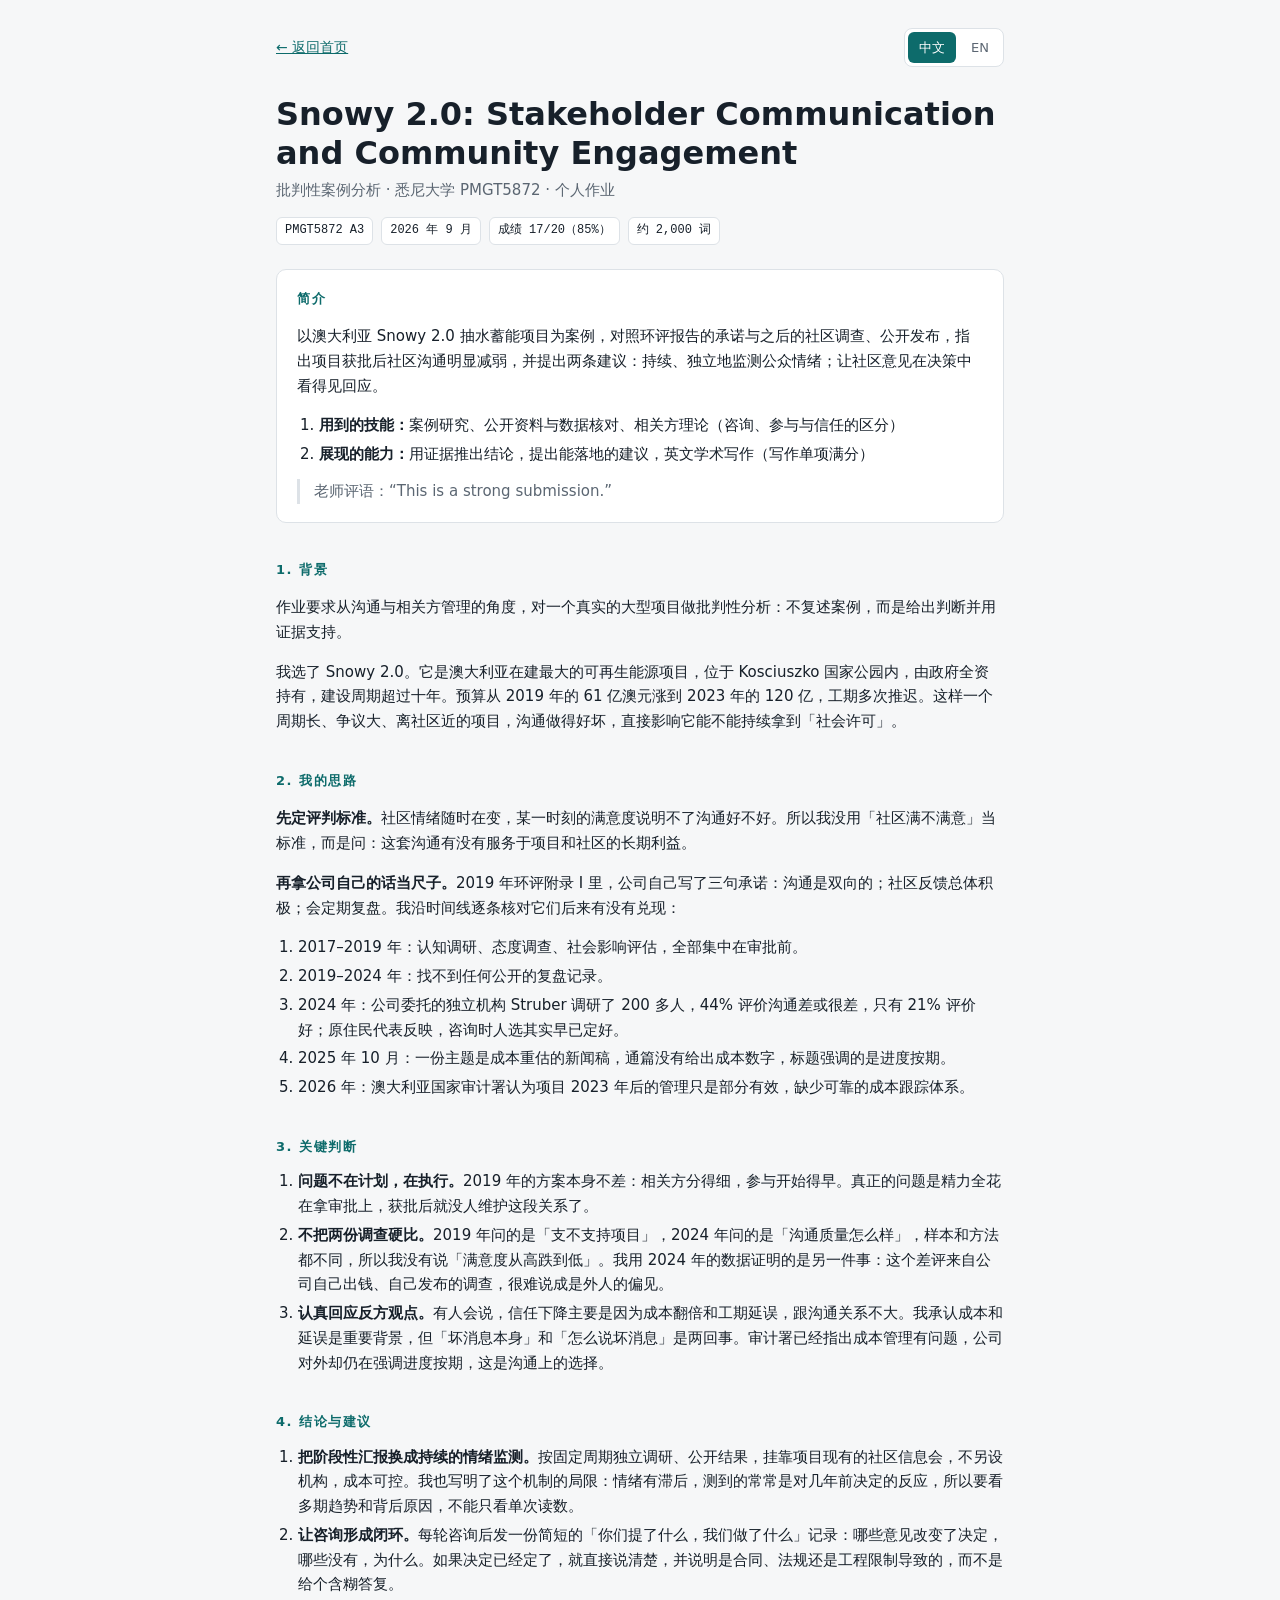
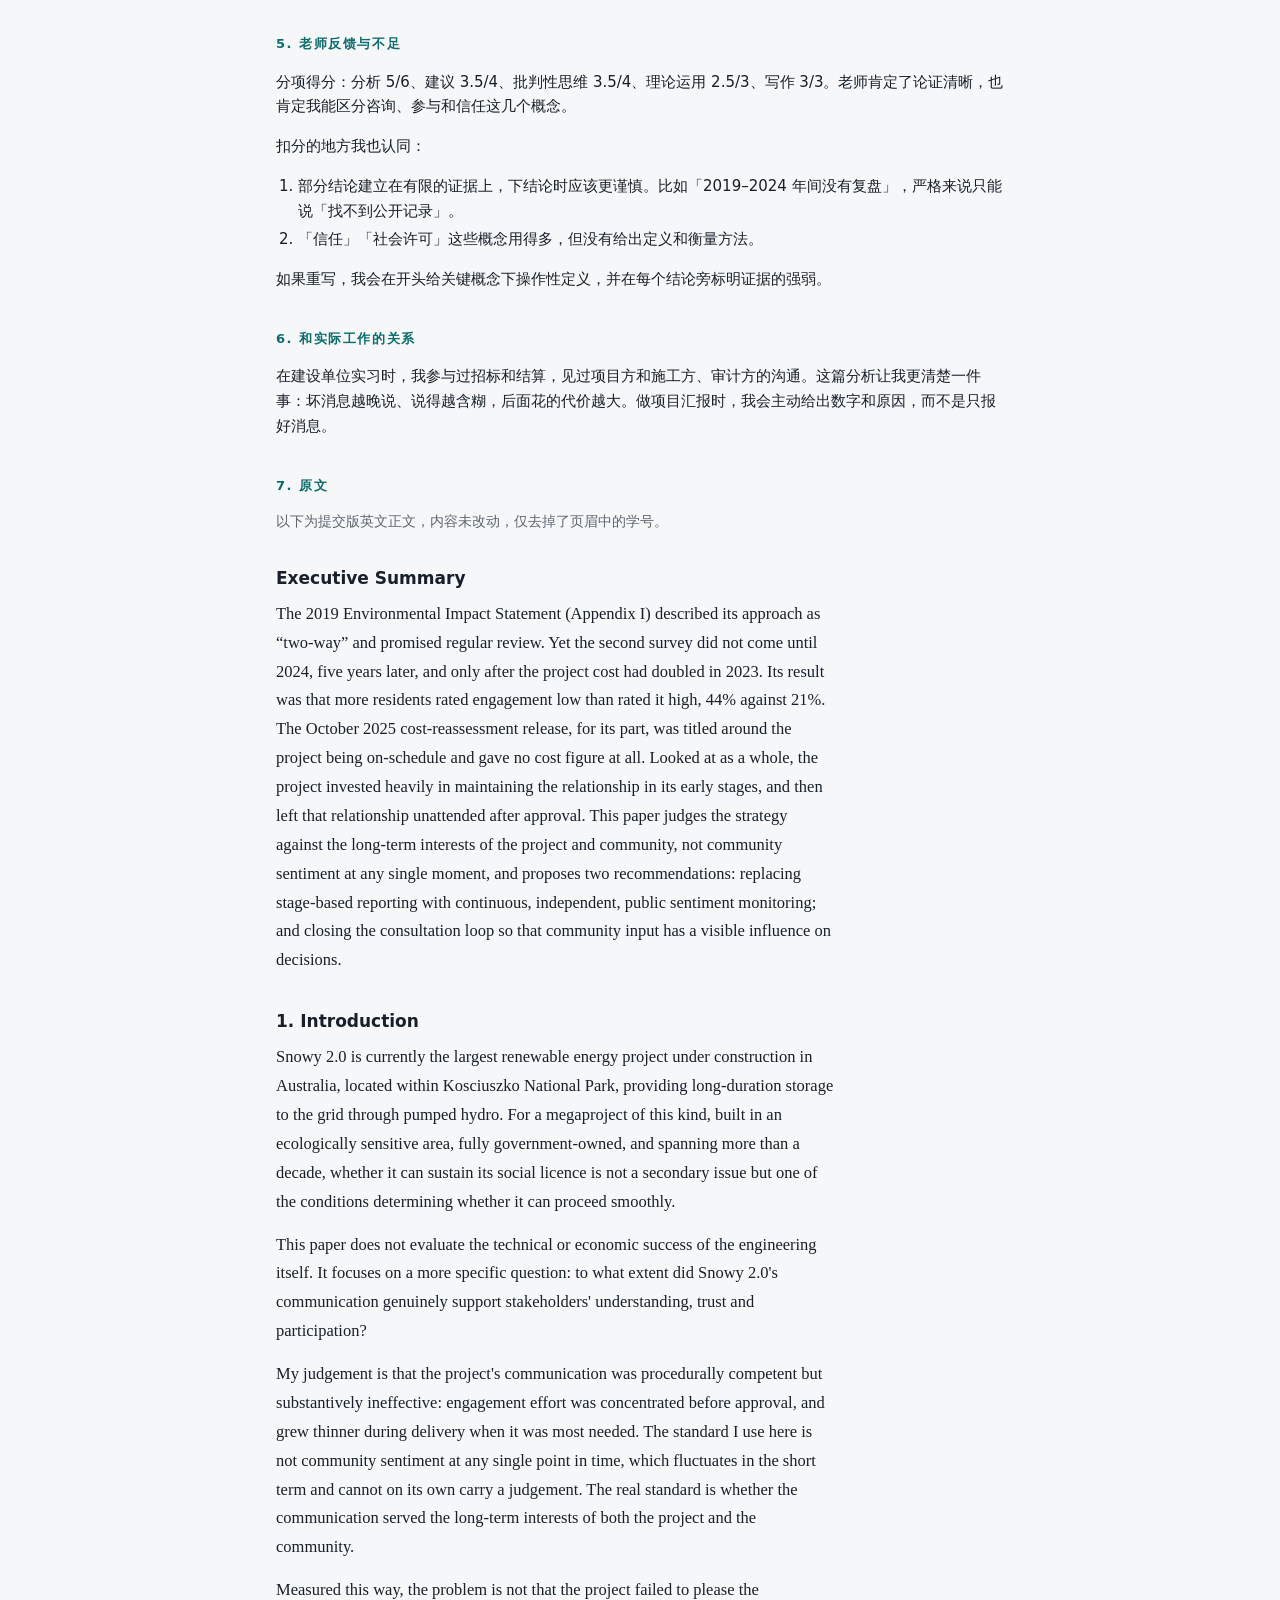
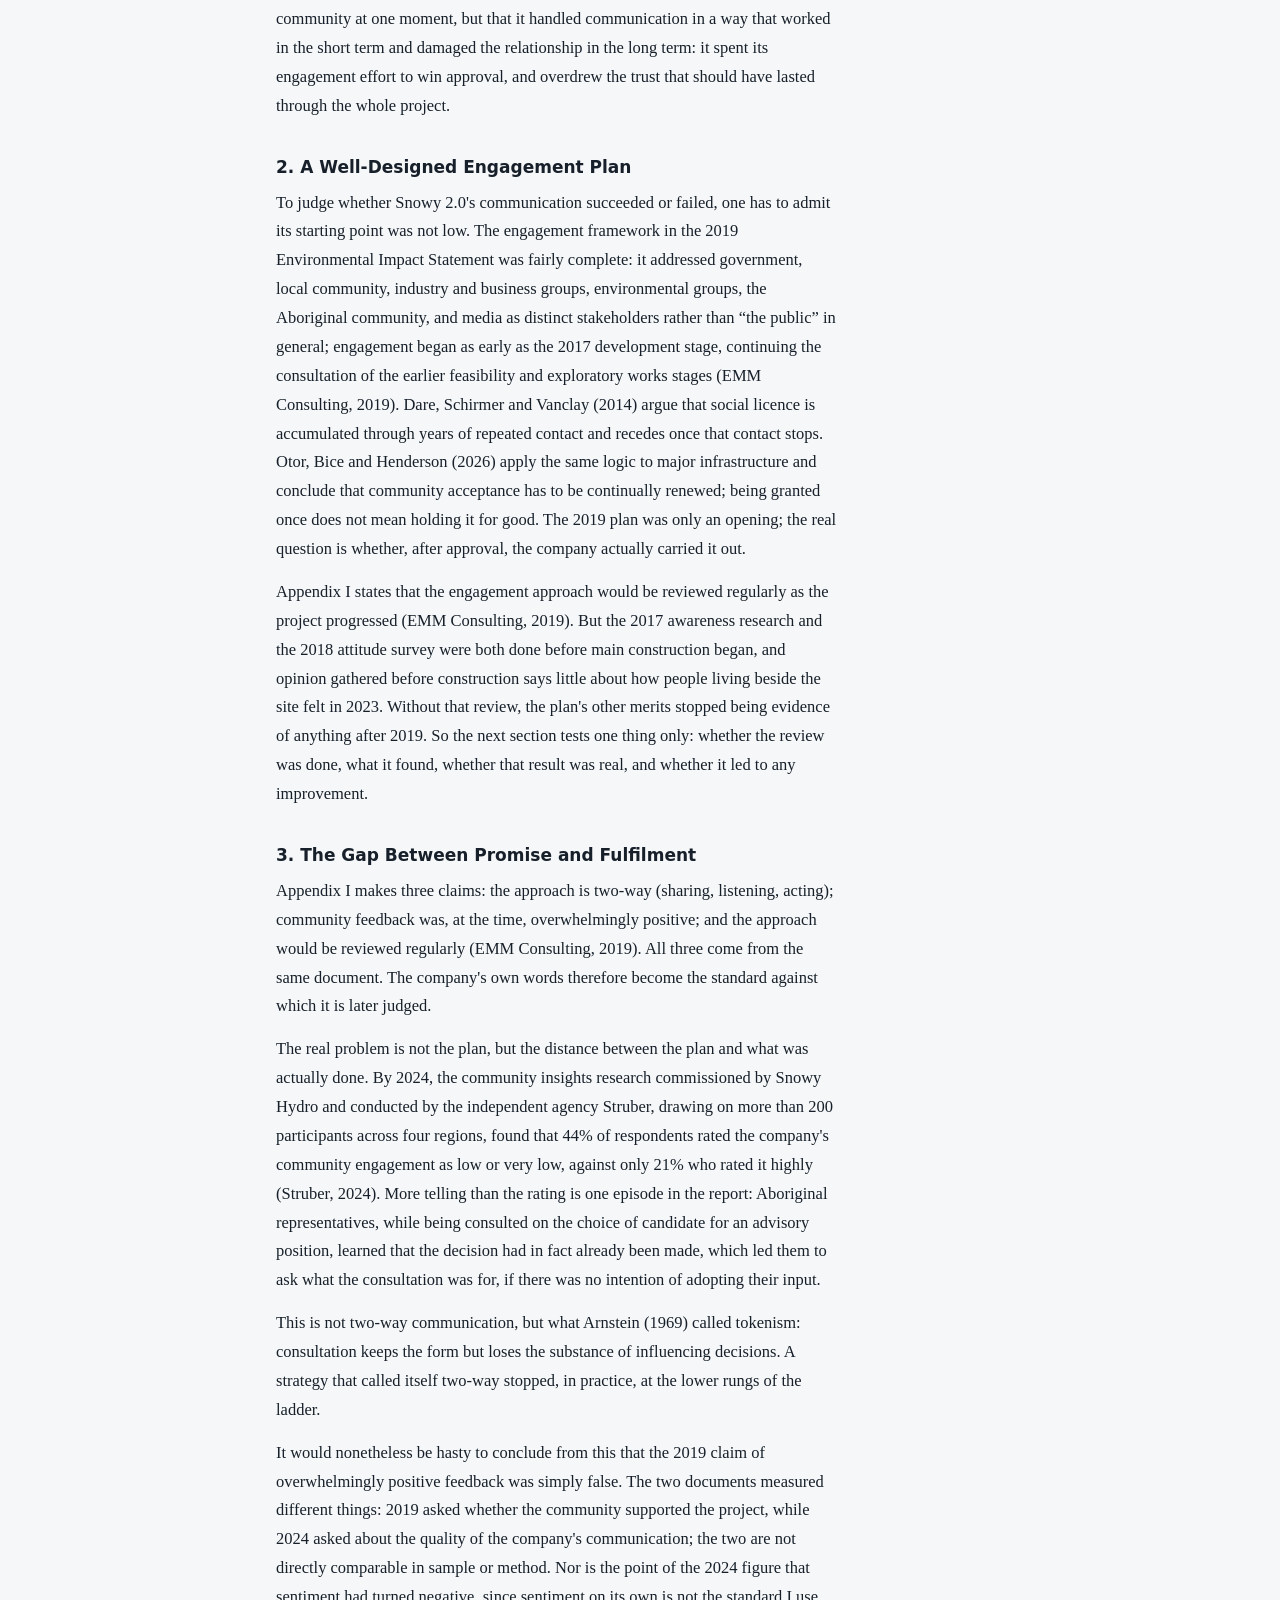
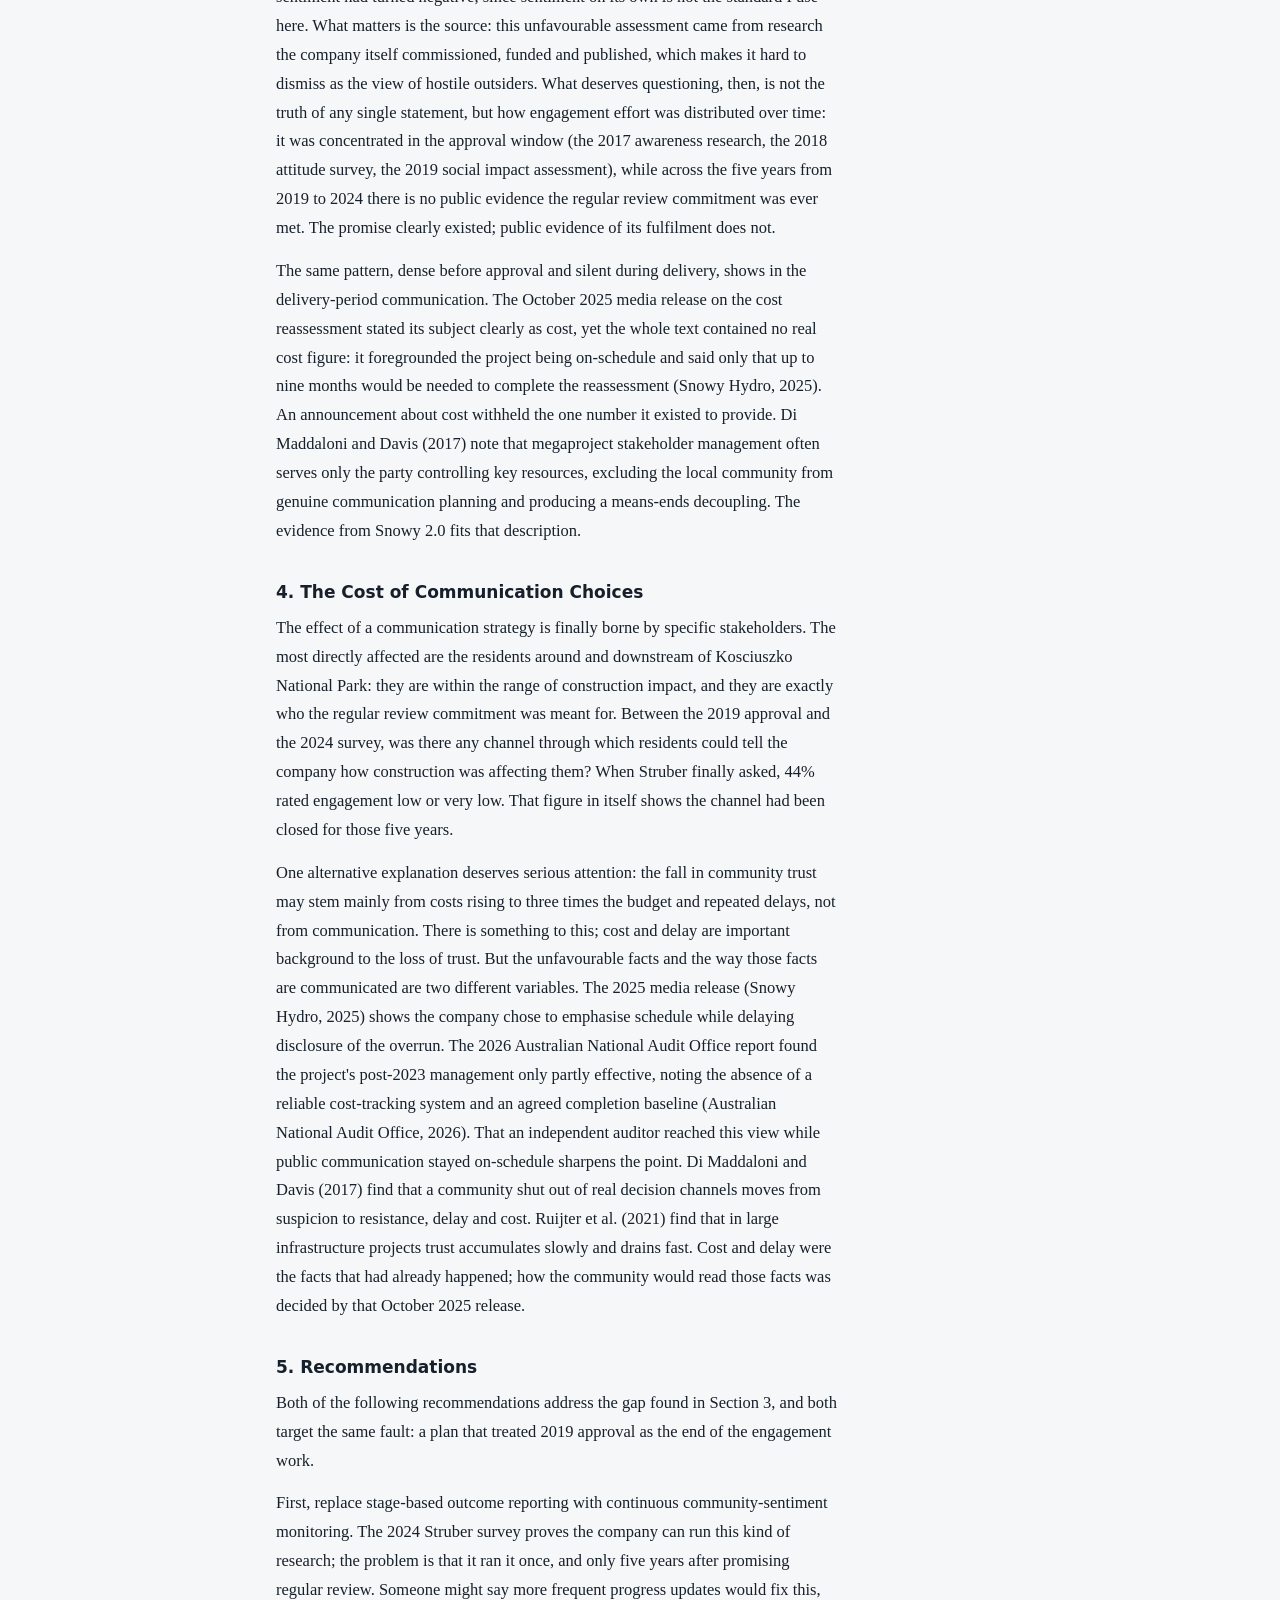
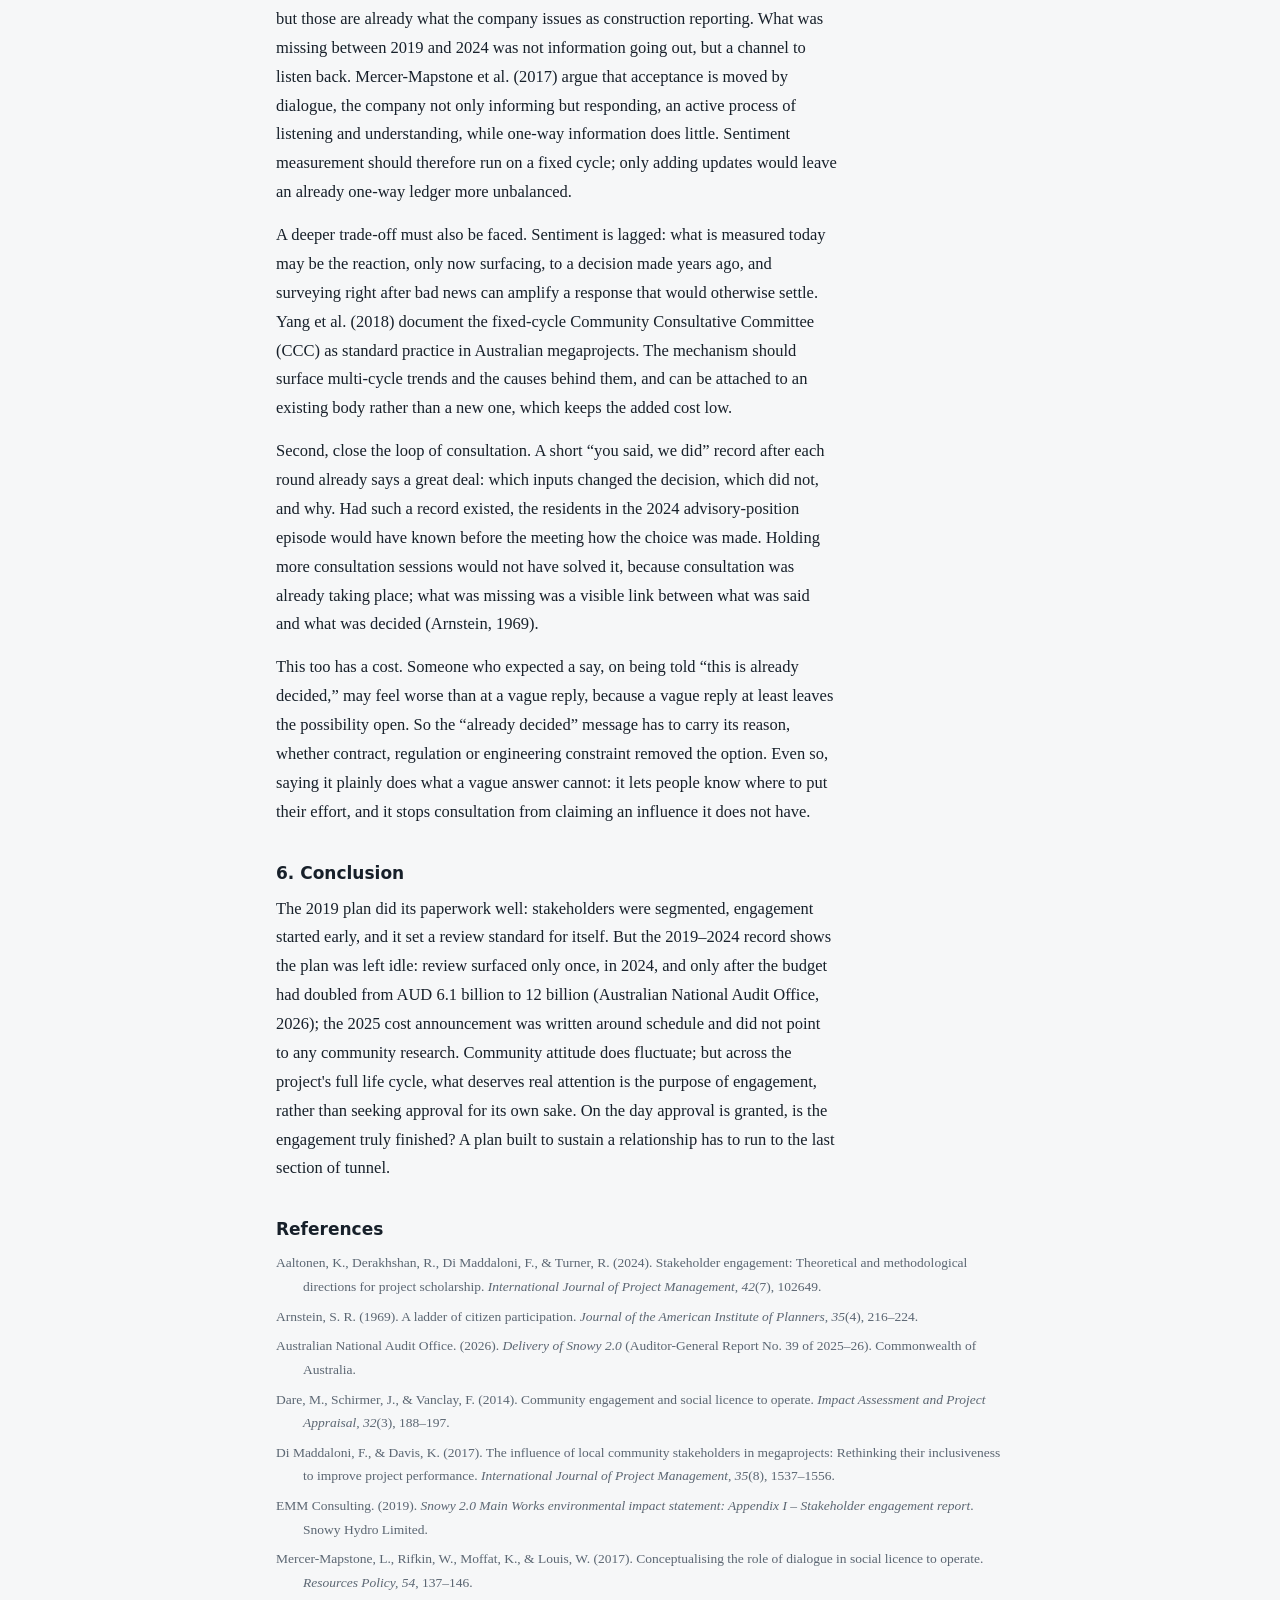
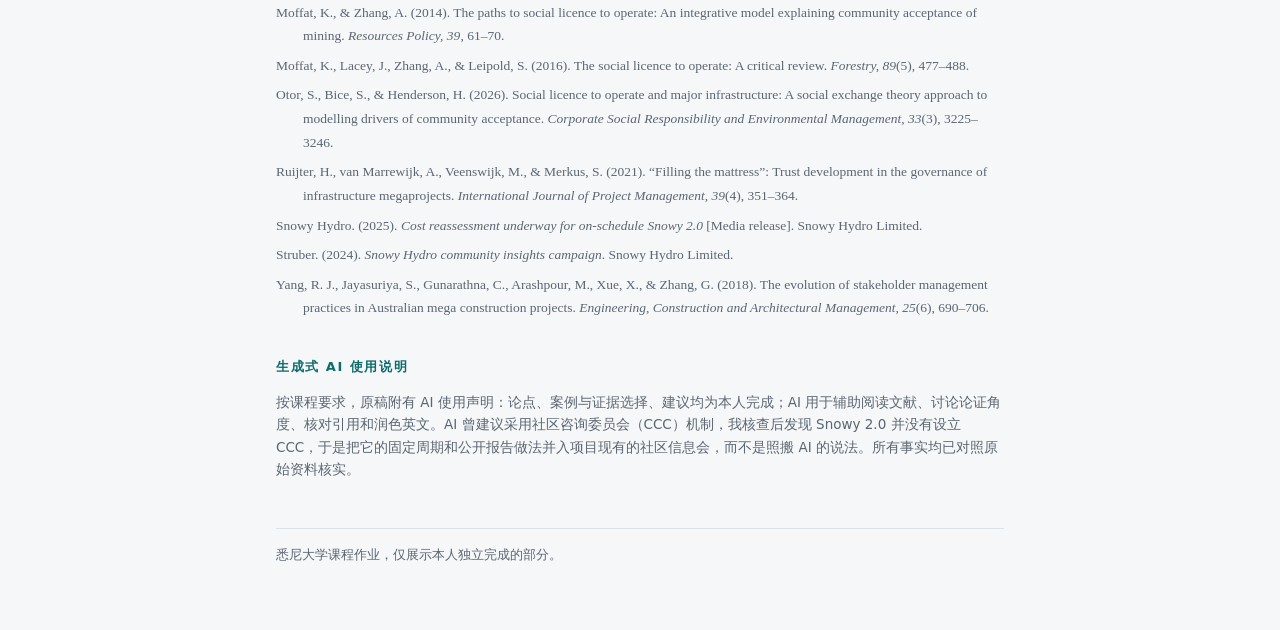
<file: work/snowy-2-0.html>
<!DOCTYPE html>
<html lang="zh-CN" data-lang="zh">
<head>
<meta charset="utf-8">
<meta name="viewport" content="width=device-width, initial-scale=1">
<title>Snowy 2.0 案例分析｜孙祥 Xiang Sun</title>
<meta name="description" content="Snowy 2.0 相关方沟通与社区参与批判性案例分析，悉尼大学 PMGT5872 个人作业，85%。">
<link rel="stylesheet" href="page.css">
</head>
<body>
<div class="wrap">
<div class="top">
  <a href="../index.html"><span lang-block="zh">← 返回首页</span><span lang-block="en">← Back to portfolio</span></a>
  <div class="langs" role="group" aria-label="Language"><button data-l="zh" aria-pressed="true">中文</button><button data-l="en" aria-pressed="false">EN</button></div>
</div>

<h1>Snowy 2.0: Stakeholder Communication and Community Engagement</h1>
<p class="sub"><span lang-block="zh">批判性案例分析 · 悉尼大学 PMGT5872 · 个人作业</span><span lang-block="en">Critical case analysis · University of Sydney, PMGT5872 · individual assignment</span></p>
<div class="facts">
  <span>PMGT5872 A3</span>
  <span><span lang-block="zh">2026 年 9 月</span><span lang-block="en">Sep 2026</span></span>
  <span><span lang-block="zh">成绩 17/20（85%）</span><span lang-block="en">Mark 17/20 (85%)</span></span>
  <span><span lang-block="zh">约 2,000 词</span><span lang-block="en">~2,000 words</span></span>
</div>

<div class="card">
  <h2><span lang-block="zh">简介</span><span lang-block="en">Summary</span></h2>
  <p lang-block="zh">以澳大利亚 Snowy 2.0 抽水蓄能项目为案例，对照环评报告的承诺与之后的社区调查、公开发布，指出项目获批后社区沟通明显减弱，并提出两条建议：持续、独立地监测公众情绪；让社区意见在决策中看得见回应。</p>
  <p lang-block="en">Using Australia's Snowy 2.0 pumped-hydro project as the case, I compared the engagement promises in the 2019 Environmental Impact Statement with later community research and public releases. The analysis shows engagement thinned sharply after approval, and makes two recommendations: continuous, independent sentiment monitoring, and closing the consultation loop so community input visibly shapes decisions.</p>
  <ol lang-block="zh">
    <li><b>用到的技能：</b>案例研究、公开资料与数据核对、相关方理论（咨询、参与与信任的区分）</li>
    <li><b>展现的能力：</b>用证据推出结论，提出能落地的建议，英文学术写作（写作单项满分）</li>
  </ol>
  <ol lang-block="en">
    <li><b>Skills:</b> case research, checking public documents and data, stakeholder theory (consultation vs participation vs trust)</li>
    <li><b>Shows:</b> evidence-led judgement, practical recommendations, academic writing in English (full marks for writing)</li>
  </ol>
  <blockquote><span lang-block="zh">老师评语：</span><span lang-block="en">Marker's comment: </span>“This is a strong submission.”</blockquote>
</div>

<h2><span lang-block="zh">1. 背景</span><span lang-block="en">1. Context</span></h2>
<div lang-block="zh">
  <p>作业要求从沟通与相关方管理的角度，对一个真实的大型项目做批判性分析：不复述案例，而是给出判断并用证据支持。</p>
  <p>我选了 Snowy 2.0。它是澳大利亚在建最大的可再生能源项目，位于 Kosciuszko 国家公园内，由政府全资持有，建设周期超过十年。预算从 2019 年的 61 亿澳元涨到 2023 年的 120 亿，工期多次推迟。这样一个周期长、争议大、离社区近的项目，沟通做得好坏，直接影响它能不能持续拿到「社会许可」。</p>
</div>
<div lang-block="en">
  <p>The brief was a critical analysis of a real megaproject through the lens of communication and stakeholder management: not retelling the case, but making a judgement and backing it with evidence.</p>
  <p>I chose Snowy 2.0, Australia's largest renewable project under construction. It sits inside Kosciuszko National Park, is fully government-owned and will take more than a decade to build. Its budget rose from AUD 6.1 billion in 2019 to 12 billion in 2023, with repeated delays. For a long, contested project this close to communities, communication quality directly affects whether it keeps its social licence.</p>
</div>

<h2><span lang-block="zh">2. 我的思路</span><span lang-block="en">2. How I approached it</span></h2>
<div lang-block="zh">
  <p><b>先定评判标准。</b>社区情绪随时在变，某一时刻的满意度说明不了沟通好不好。所以我没用「社区满不满意」当标准，而是问：这套沟通有没有服务于项目和社区的长期利益。</p>
  <p><b>再拿公司自己的话当尺子。</b>2019 年环评附录 I 里，公司自己写了三句承诺：沟通是双向的；社区反馈总体积极；会定期复盘。我沿时间线逐条核对它们后来有没有兑现：</p>
  <ol>
    <li>2017–2019 年：认知调研、态度调查、社会影响评估，全部集中在审批前。</li>
    <li>2019–2024 年：找不到任何公开的复盘记录。</li>
    <li>2024 年：公司委托的独立机构 Struber 调研了 200 多人，44% 评价沟通差或很差，只有 21% 评价好；原住民代表反映，咨询时人选其实早已定好。</li>
    <li>2025 年 10 月：一份主题是成本重估的新闻稿，通篇没有给出成本数字，标题强调的是进度按期。</li>
    <li>2026 年：澳大利亚国家审计署认为项目 2023 年后的管理只是部分有效，缺少可靠的成本跟踪体系。</li>
  </ol>
</div>
<div lang-block="en">
  <p><b>Set the yardstick first.</b> Community sentiment moves constantly, so satisfaction at one moment proves little. Instead of asking whether the community was happy, I asked whether the communication served the long-term interests of both the project and the community.</p>
  <p><b>Use the company's own words as the measure.</b> Appendix I of the 2019 Environmental Impact Statement made three claims: engagement is two-way, feedback is overwhelmingly positive, and the approach will be reviewed regularly. I traced each claim along the timeline:</p>
  <ol>
    <li>2017–2019: awareness research, an attitude survey and a social impact assessment, all before approval.</li>
    <li>2019–2024: no public record of any review.</li>
    <li>2024: research commissioned from Struber (200+ participants) found 44% rated engagement low or very low against 21% high; Aboriginal representatives found an advisory appointment had already been decided before they were consulted.</li>
    <li>October 2025: a media release about cost reassessment gave no cost figure and led with the project being on schedule.</li>
    <li>2026: the Australian National Audit Office found post-2023 management only partly effective, with no reliable cost-tracking system.</li>
  </ol>
</div>

<h2><span lang-block="zh">3. 关键判断</span><span lang-block="en">3. Key judgements</span></h2>
<ol lang-block="zh">
  <li><b>问题不在计划，在执行。</b>2019 年的方案本身不差：相关方分得细，参与开始得早。真正的问题是精力全花在拿审批上，获批后就没人维护这段关系了。</li>
  <li><b>不把两份调查硬比。</b>2019 年问的是「支不支持项目」，2024 年问的是「沟通质量怎么样」，样本和方法都不同，所以我没有说「满意度从高跌到低」。我用 2024 年的数据证明的是另一件事：这个差评来自公司自己出钱、自己发布的调查，很难说成是外人的偏见。</li>
  <li><b>认真回应反方观点。</b>有人会说，信任下降主要是因为成本翻倍和工期延误，跟沟通关系不大。我承认成本和延误是重要背景，但「坏消息本身」和「怎么说坏消息」是两回事。审计署已经指出成本管理有问题，公司对外却仍在强调进度按期，这是沟通上的选择。</li>
</ol>
<ol lang-block="en">
  <li><b>The plan was fine; delivery was not.</b> The 2019 plan segmented stakeholders well and started early. The failure was spending engagement effort to win approval and then leaving the relationship unattended.</li>
  <li><b>I did not force a comparison between the two surveys.</b> 2019 asked about support for the project; 2024 asked about communication quality, with different samples and methods. I used the 2024 result for a different point: the criticism came from research the company itself commissioned and published, so it cannot be dismissed as outsiders' bias.</li>
  <li><b>I took the counter-argument seriously.</b> One could say trust fell mainly because of cost and delay. Those matter, but bad news and how it is communicated are separate variables. While the auditor was flagging weak cost control, the company's public line still led with schedule. That was a communication choice.</li>
</ol>

<h2><span lang-block="zh">4. 结论与建议</span><span lang-block="en">4. Recommendations</span></h2>
<ol lang-block="zh">
  <li><b>把阶段性汇报换成持续的情绪监测。</b>按固定周期独立调研、公开结果，挂靠项目现有的社区信息会，不另设机构，成本可控。我也写明了这个机制的局限：情绪有滞后，测到的常常是对几年前决定的反应，所以要看多期趋势和背后原因，不能只看单次读数。</li>
  <li><b>让咨询形成闭环。</b>每轮咨询后发一份简短的「你们提了什么，我们做了什么」记录：哪些意见改变了决定，哪些没有，为什么。如果决定已经定了，就直接说清楚，并说明是合同、法规还是工程限制导致的，而不是给个含糊答复。</li>
</ol>
<ol lang-block="en">
  <li><b>Replace stage-based reporting with continuous sentiment monitoring.</b> Run independent research on a fixed cycle and publish it, attached to the project's existing community information meetings rather than a new body, to keep costs down. I also stated the limit: sentiment lags, often reacting to decisions made years earlier, so the mechanism should track multi-period trends and causes rather than single readings.</li>
  <li><b>Close the consultation loop.</b> After each round, publish a short "you said, we did" record: which inputs changed the decision, which did not, and why. Where a decision is already fixed, say so plainly and give the reason (contract, regulation or engineering constraint) instead of a vague reply.</li>
</ol>

<h2><span lang-block="zh">5. 老师反馈与不足</span><span lang-block="en">5. Feedback and what I would improve</span></h2>
<div lang-block="zh">
  <p>分项得分：分析 5/6、建议 3.5/4、批判性思维 3.5/4、理论运用 2.5/3、写作 3/3。老师肯定了论证清晰，也肯定我能区分咨询、参与和信任这几个概念。</p>
  <p>扣分的地方我也认同：</p>
  <ol>
    <li>部分结论建立在有限的证据上，下结论时应该更谨慎。比如「2019–2024 年间没有复盘」，严格来说只能说「找不到公开记录」。</li>
    <li>「信任」「社会许可」这些概念用得多，但没有给出定义和衡量方法。</li>
  </ol>
  <p>如果重写，我会在开头给关键概念下操作性定义，并在每个结论旁标明证据的强弱。</p>
</div>
<div lang-block="en">
  <p>Criterion marks: Analysis 5/6, Recommendations 3.5/4, Critical Thinking 3.5/4, Theory 2.5/3, Writing 3/3. The marker praised the clear argument and the distinction between consultation, participation and trust.</p>
  <p>I agree with where marks were lost:</p>
  <ol>
    <li>Some conclusions rest on limited evidence and should be stated more cautiously. "No review between 2019 and 2024" strictly means "no public record of one".</li>
    <li>Concepts such as trust and social licence are used heavily without definitions or a way to measure them.</li>
  </ol>
  <p>If I rewrote it, I would give operational definitions up front and mark the strength of evidence behind each conclusion.</p>
</div>

<h2><span lang-block="zh">6. 和实际工作的关系</span><span lang-block="en">6. Why it matters in practice</span></h2>
<p lang-block="zh">在建设单位实习时，我参与过招标和结算，见过项目方和施工方、审计方的沟通。这篇分析让我更清楚一件事：坏消息越晚说、说得越含糊，后面花的代价越大。做项目汇报时，我会主动给出数字和原因，而不是只报好消息。</p>
<p lang-block="en">During my owner-side internship I worked on tendering and final accounts and saw how the client, contractors and auditors communicate. This analysis sharpened one lesson: the later and vaguer bad news is delivered, the more it costs later. In project reporting I give the numbers and the reasons, not just the good news.</p>

<h2><span lang-block="zh">7. 原文</span><span lang-block="en">7. Full text</span></h2>
<p class="note"><span lang-block="zh">以下为提交版英文正文，内容未改动，仅去掉了页眉中的学号。</span><span lang-block="en">Submitted text, unchanged except that the student number in the page header has been removed.</span></p>
<article class="paper" lang="en">
<h2>Executive Summary</h2>
<p>The 2019 Environmental Impact Statement (Appendix I) described its approach as “two-way” and promised regular review. Yet the second survey did not come until 2024, five years later, and only after the project cost had doubled in 2023. Its result was that more residents rated engagement low than rated it high, 44% against 21%. The October 2025 cost-reassessment release, for its part, was titled around the project being on-schedule and gave no cost figure at all. Looked at as a whole, the project invested heavily in maintaining the relationship in its early stages, and then left that relationship unattended after approval. This paper judges the strategy against the long-term interests of the project and community, not community sentiment at any single moment, and proposes two recommendations: replacing stage-based reporting with continuous, independent, public sentiment monitoring; and closing the consultation loop so that community input has a visible influence on decisions.</p>
<h2>1. Introduction</h2>
<p>Snowy 2.0 is currently the largest renewable energy project under construction in Australia, located within Kosciuszko National Park, providing long-duration storage to the grid through pumped hydro. For a megaproject of this kind, built in an ecologically sensitive area, fully government-owned, and spanning more than a decade, whether it can sustain its social licence is not a secondary issue but one of the conditions determining whether it can proceed smoothly.</p>
<p>This paper does not evaluate the technical or economic success of the engineering itself. It focuses on a more specific question: to what extent did Snowy 2.0's communication genuinely support stakeholders' understanding, trust and participation?</p>
<p>My judgement is that the project's communication was procedurally competent but substantively ineffective: engagement effort was concentrated before approval, and grew thinner during delivery when it was most needed. The standard I use here is not community sentiment at any single point in time, which fluctuates in the short term and cannot on its own carry a judgement. The real standard is whether the communication served the long-term interests of both the project and the community.</p>
<p>Measured this way, the problem is not that the project failed to please the community at one moment, but that it handled communication in a way that worked in the short term and damaged the relationship in the long term: it spent its engagement effort to win approval, and overdrew the trust that should have lasted through the whole project.</p>
<h2>2. A Well-Designed Engagement Plan</h2>
<p>To judge whether Snowy 2.0's communication succeeded or failed, one has to admit its starting point was not low. The engagement framework in the 2019 Environmental Impact Statement was fairly complete: it addressed government, local community, industry and business groups, environmental groups, the Aboriginal community, and media as distinct stakeholders rather than “the public” in general; engagement began as early as the 2017 development stage, continuing the consultation of the earlier feasibility and exploratory works stages (EMM Consulting, 2019). Dare, Schirmer and Vanclay (2014) argue that social licence is accumulated through years of repeated contact and recedes once that contact stops. Otor, Bice and Henderson (2026) apply the same logic to major infrastructure and conclude that community acceptance has to be continually renewed; being granted once does not mean holding it for good. The 2019 plan was only an opening; the real question is whether, after approval, the company actually carried it out.</p>
<p>Appendix I states that the engagement approach would be reviewed regularly as the project progressed (EMM Consulting, 2019). But the 2017 awareness research and the 2018 attitude survey were both done before main construction began, and opinion gathered before construction says little about how people living beside the site felt in 2023. Without that review, the plan's other merits stopped being evidence of anything after 2019. So the next section tests one thing only: whether the review was done, what it found, whether that result was real, and whether it led to any improvement.</p>
<h2>3. The Gap Between Promise and Fulfilment</h2>
<p>Appendix I makes three claims: the approach is two-way (sharing, listening, acting); community feedback was, at the time, overwhelmingly positive; and the approach would be reviewed regularly (EMM Consulting, 2019). All three come from the same document. The company's own words therefore become the standard against which it is later judged.</p>
<p>The real problem is not the plan, but the distance between the plan and what was actually done. By 2024, the community insights research commissioned by Snowy Hydro and conducted by the independent agency Struber, drawing on more than 200 participants across four regions, found that 44% of respondents rated the company's community engagement as low or very low, against only 21% who rated it highly (Struber, 2024). More telling than the rating is one episode in the report: Aboriginal representatives, while being consulted on the choice of candidate for an advisory position, learned that the decision had in fact already been made, which led them to ask what the consultation was for, if there was no intention of adopting their input.</p>
<p>This is not two-way communication, but what Arnstein (1969) called tokenism: consultation keeps the form but loses the substance of influencing decisions. A strategy that called itself two-way stopped, in practice, at the lower rungs of the ladder.</p>
<p>It would nonetheless be hasty to conclude from this that the 2019 claim of overwhelmingly positive feedback was simply false. The two documents measured different things: 2019 asked whether the community supported the project, while 2024 asked about the quality of the company's communication; the two are not directly comparable in sample or method. Nor is the point of the 2024 figure that sentiment had turned negative, since sentiment on its own is not the standard I use here. What matters is the source: this unfavourable assessment came from research the company itself commissioned, funded and published, which makes it hard to dismiss as the view of hostile outsiders. What deserves questioning, then, is not the truth of any single statement, but how engagement effort was distributed over time: it was concentrated in the approval window (the 2017 awareness research, the 2018 attitude survey, the 2019 social impact assessment), while across the five years from 2019 to 2024 there is no public evidence the regular review commitment was ever met. The promise clearly existed; public evidence of its fulfilment does not.</p>
<p>The same pattern, dense before approval and silent during delivery, shows in the delivery-period communication. The October 2025 media release on the cost reassessment stated its subject clearly as cost, yet the whole text contained no real cost figure: it foregrounded the project being on-schedule and said only that up to nine months would be needed to complete the reassessment (Snowy Hydro, 2025). An announcement about cost withheld the one number it existed to provide. Di Maddaloni and Davis (2017) note that megaproject stakeholder management often serves only the party controlling key resources, excluding the local community from genuine communication planning and producing a means-ends decoupling. The evidence from Snowy 2.0 fits that description.</p>
<h2>4. The Cost of Communication Choices</h2>
<p>The effect of a communication strategy is finally borne by specific stakeholders. The most directly affected are the residents around and downstream of Kosciuszko National Park: they are within the range of construction impact, and they are exactly who the regular review commitment was meant for. Between the 2019 approval and the 2024 survey, was there any channel through which residents could tell the company how construction was affecting them? When Struber finally asked, 44% rated engagement low or very low. That figure in itself shows the channel had been closed for those five years.</p>
<p>One alternative explanation deserves serious attention: the fall in community trust may stem mainly from costs rising to three times the budget and repeated delays, not from communication. There is something to this; cost and delay are important background to the loss of trust. But the unfavourable facts and the way those facts are communicated are two different variables. The 2025 media release (Snowy Hydro, 2025) shows the company chose to emphasise schedule while delaying disclosure of the overrun. The 2026 Australian National Audit Office report found the project's post-2023 management only partly effective, noting the absence of a reliable cost-tracking system and an agreed completion baseline (Australian National Audit Office, 2026). That an independent auditor reached this view while public communication stayed on-schedule sharpens the point. Di Maddaloni and Davis (2017) find that a community shut out of real decision channels moves from suspicion to resistance, delay and cost. Ruijter et al. (2021) find that in large infrastructure projects trust accumulates slowly and drains fast. Cost and delay were the facts that had already happened; how the community would read those facts was decided by that October 2025 release.</p>
<h2>5. Recommendations</h2>
<p>Both of the following recommendations address the gap found in Section 3, and both target the same fault: a plan that treated 2019 approval as the end of the engagement work.</p>
<p>First, replace stage-based outcome reporting with continuous community-sentiment monitoring. The 2024 Struber survey proves the company can run this kind of research; the problem is that it ran it once, and only five years after promising regular review. Someone might say more frequent progress updates would fix this, but those are already what the company issues as construction reporting. What was missing between 2019 and 2024 was not information going out, but a channel to listen back. Mercer-Mapstone et al. (2017) argue that acceptance is moved by dialogue, the company not only informing but responding, an active process of listening and understanding, while one-way information does little. Sentiment measurement should therefore run on a fixed cycle; only adding updates would leave an already one-way ledger more unbalanced.</p>
<p>A deeper trade-off must also be faced. Sentiment is lagged: what is measured today may be the reaction, only now surfacing, to a decision made years ago, and surveying right after bad news can amplify a response that would otherwise settle. Yang et al. (2018) document the fixed-cycle Community Consultative Committee (CCC) as standard practice in Australian megaprojects. The mechanism should surface multi-cycle trends and the causes behind them, and can be attached to an existing body rather than a new one, which keeps the added cost low.</p>
<p>Second, close the loop of consultation. A short “you said, we did” record after each round already says a great deal: which inputs changed the decision, which did not, and why. Had such a record existed, the residents in the 2024 advisory-position episode would have known before the meeting how the choice was made. Holding more consultation sessions would not have solved it, because consultation was already taking place; what was missing was a visible link between what was said and what was decided (Arnstein, 1969).</p>
<p>This too has a cost. Someone who expected a say, on being told “this is already decided,” may feel worse than at a vague reply, because a vague reply at least leaves the possibility open. So the “already decided” message has to carry its reason, whether contract, regulation or engineering constraint removed the option. Even so, saying it plainly does what a vague answer cannot: it lets people know where to put their effort, and it stops consultation from claiming an influence it does not have.</p>
<h2>6. Conclusion</h2>
<p>The 2019 plan did its paperwork well: stakeholders were segmented, engagement started early, and it set a review standard for itself. But the 2019–2024 record shows the plan was left idle: review surfaced only once, in 2024, and only after the budget had doubled from AUD 6.1 billion to 12 billion (Australian National Audit Office, 2026); the 2025 cost announcement was written around schedule and did not point to any community research. Community attitude does fluctuate; but across the project's full life cycle, what deserves real attention is the purpose of engagement, rather than seeking approval for its own sake. On the day approval is granted, is the engagement truly finished? A plan built to sustain a relationship has to run to the last section of tunnel.</p>
<h2>References</h2>
<div class="refs">
<p>Aaltonen, K., Derakhshan, R., Di Maddaloni, F., &amp; Turner, R. (2024). Stakeholder engagement: Theoretical and methodological directions for project scholarship. <i>International Journal of Project Management, 42</i>(7), 102649.</p>
<p>Arnstein, S. R. (1969). A ladder of citizen participation. <i>Journal of the American Institute of Planners, 35</i>(4), 216–224.</p>
<p>Australian National Audit Office. (2026). <i>Delivery of Snowy 2.0</i> (Auditor-General Report No. 39 of 2025–26). Commonwealth of Australia.</p>
<p>Dare, M., Schirmer, J., &amp; Vanclay, F. (2014). Community engagement and social licence to operate. <i>Impact Assessment and Project Appraisal, 32</i>(3), 188–197.</p>
<p>Di Maddaloni, F., &amp; Davis, K. (2017). The influence of local community stakeholders in megaprojects: Rethinking their inclusiveness to improve project performance. <i>International Journal of Project Management, 35</i>(8), 1537–1556.</p>
<p>EMM Consulting. (2019). <i>Snowy 2.0 Main Works environmental impact statement: Appendix I – Stakeholder engagement report</i>. Snowy Hydro Limited.</p>
<p>Mercer-Mapstone, L., Rifkin, W., Moffat, K., &amp; Louis, W. (2017). Conceptualising the role of dialogue in social licence to operate. <i>Resources Policy, 54</i>, 137–146.</p>
<p>Moffat, K., &amp; Zhang, A. (2014). The paths to social licence to operate: An integrative model explaining community acceptance of mining. <i>Resources Policy, 39</i>, 61–70.</p>
<p>Moffat, K., Lacey, J., Zhang, A., &amp; Leipold, S. (2016). The social licence to operate: A critical review. <i>Forestry, 89</i>(5), 477–488.</p>
<p>Otor, S., Bice, S., &amp; Henderson, H. (2026). Social licence to operate and major infrastructure: A social exchange theory approach to modelling drivers of community acceptance. <i>Corporate Social Responsibility and Environmental Management, 33</i>(3), 3225–3246.</p>
<p>Ruijter, H., van Marrewijk, A., Veenswijk, M., &amp; Merkus, S. (2021). “Filling the mattress”: Trust development in the governance of infrastructure megaprojects. <i>International Journal of Project Management, 39</i>(4), 351–364.</p>
<p>Snowy Hydro. (2025). <i>Cost reassessment underway for on-schedule Snowy 2.0</i> [Media release]. Snowy Hydro Limited.</p>
<p>Struber. (2024). <i>Snowy Hydro community insights campaign</i>. Snowy Hydro Limited.</p>
<p>Yang, R. J., Jayasuriya, S., Gunarathna, C., Arashpour, M., Xue, X., &amp; Zhang, G. (2018). The evolution of stakeholder management practices in Australian mega construction projects. <i>Engineering, Construction and Architectural Management, 25</i>(6), 690–706.</p>
</div>
</article>

<h2><span lang-block="zh">生成式 AI 使用说明</span><span lang-block="en">Use of generative AI</span></h2>
<p class="note" lang-block="zh">按课程要求，原稿附有 AI 使用声明：论点、案例与证据选择、建议均为本人完成；AI 用于辅助阅读文献、讨论论证角度、核对引用和润色英文。AI 曾建议采用社区咨询委员会（CCC）机制，我核查后发现 Snowy 2.0 并没有设立 CCC，于是把它的固定周期和公开报告做法并入项目现有的社区信息会，而不是照搬 AI 的说法。所有事实均已对照原始资料核实。</p>
<p class="note" lang-block="en">As required by the unit, the original includes an AI-use declaration. The arguments, case and evidence selection and recommendations are my own; AI helped with reading sources, discussing lines of argument, checking citations and polishing English. When AI suggested a Community Consultative Committee, I checked and found Snowy 2.0 has none, so I folded the CCC's fixed cycle and public reporting into the project's existing community information meetings instead. All facts were verified against the original sources.</p>

<footer><span lang-block="zh">悉尼大学课程作业，仅展示本人独立完成的部分。</span><span lang-block="en">University of Sydney coursework; shows my own individual work only.</span></footer>
</div>
<script src="page.js"></script>
</body>
</html>
</file>
<file: work/page.css>
/* Shared style for work pages: same tokens as index.html, reading layout */
:root{
  --bg:#f6f7f8; --surface:#ffffff; --fg:#17202a; --muted:#5b6672; --line:#dde2e7;
  --accent:#0d6b6b; --accent-soft:#e3f1f0;
  --sans:-apple-system,"Segoe UI","PingFang SC","Microsoft YaHei",system-ui,sans-serif;
  --serif:Georgia,"Times New Roman","Songti SC",serif;
  --mono:ui-monospace,"SF Mono",Menlo,Consolas,monospace;
}
@media (prefers-color-scheme: dark){:root:not([data-theme="light"]){
  --bg:#0f1418; --surface:#161d22; --fg:#e6ebef; --muted:#9aa6b1; --line:#26313a;
  --accent:#4fbdb6; --accent-soft:#16312f; color-scheme:dark}}
:root[data-theme="dark"]{
  --bg:#0f1418; --surface:#161d22; --fg:#e6ebef; --muted:#9aa6b1; --line:#26313a;
  --accent:#4fbdb6; --accent-soft:#16312f; color-scheme:dark}
*{box-sizing:border-box}
body{margin:0;background:var(--bg);color:var(--fg);font-family:var(--sans);font-size:15px;line-height:1.65}
img{max-width:100%;height:auto;display:block}
a{color:var(--accent)}
a:focus-visible,button:focus-visible{outline:2px solid var(--accent);outline-offset:2px}
.wrap{max-width:760px;margin:0 auto;padding:28px max(16px,env(safe-area-inset-right,0px)) 64px max(16px,env(safe-area-inset-left,0px))}
.top{display:flex;justify-content:space-between;align-items:center;gap:12px;font-size:14px}
.langs{display:flex;gap:4px;border:1px solid var(--line);border-radius:8px;padding:3px;background:var(--surface)}
.langs button{font:inherit;font-size:13px;border:0;background:none;color:var(--muted);padding:5px 11px;border-radius:6px;cursor:pointer}
.langs button[aria-pressed="true"]{background:var(--accent);color:#fff}
h1{font-size:clamp(24px,4.5vw,32px);line-height:1.2;margin:28px 0 6px;text-wrap:balance}
.sub{color:var(--muted);margin:0 0 4px}
.facts{display:flex;flex-wrap:wrap;gap:8px;margin:14px 0 0}
.facts>span{font-family:var(--mono);font-size:12px;border:1px solid var(--line);border-radius:6px;padding:3px 8px;background:var(--surface)}
.card{background:var(--surface);border:1px solid var(--line);border-radius:10px;padding:18px 20px;margin-top:24px}
.card h2{margin-top:0}
h2{font-size:13px;text-transform:uppercase;letter-spacing:.12em;color:var(--accent);margin:36px 0 12px}
ol{margin:8px 0 0;padding-left:22px;list-style:decimal}
li{margin:4px 0}
.note{font-size:13.5px;color:var(--muted)}
blockquote{margin:12px 0 0;padding-left:14px;border-left:3px solid var(--line);color:var(--muted)}
.paper{margin-top:8px}
.paper h2{font-size:17px;text-transform:none;letter-spacing:0;color:var(--fg);margin:32px 0 8px}
.paper p{font-family:var(--serif);font-size:16.5px;line-height:1.75;margin:0 0 14px;max-width:68ch}
.refs p{font-size:13.5px;color:var(--muted);padding-left:2em;text-indent:-2em;margin:0 0 6px;max-width:none}
figure{margin:20px 0}
figcaption{font-size:13px;color:var(--muted);margin-top:6px}
.gallery{display:grid;grid-template-columns:repeat(auto-fit,minmax(260px,1fr));gap:16px}
.gallery img{border:1px solid var(--line);border-radius:6px}
table{border-collapse:collapse;width:100%;font-size:14px;margin:8px 0 16px}
th,td{border:1px solid var(--line);padding:6px 8px;text-align:left;vertical-align:top}
th{background:var(--accent-soft)}
.tablewrap{overflow-x:auto}
footer{margin-top:48px;color:var(--muted);font-size:12.5px;border-top:1px solid var(--line);padding-top:16px}
[lang-block]{display:none}
html[data-lang="zh"] [lang-block="zh"],html[data-lang="en"] [lang-block="en"]{display:block}
html[data-lang="zh"] span[lang-block="zh"],html[data-lang="en"] span[lang-block="en"]{display:inline}
caption{caption-side:top;text-align:left;font-size:13px;color:var(--muted);padding:4px 0}
.paper ol{font-family:var(--serif);font-size:16px;max-width:68ch;margin:0 0 14px}
.paper table{font-family:var(--sans)}
.dl{display:inline-block;border:1px solid var(--accent);border-radius:8px;padding:8px 14px;font-weight:600;text-decoration:none}
.dl:hover{background:var(--accent-soft)}
.gallery a{display:block}
img.w420{width:min(100%,420px)}
img.w520{width:min(100%,520px)}
.wrap>h3{font-size:16px;margin:24px 0 6px}
</file>
